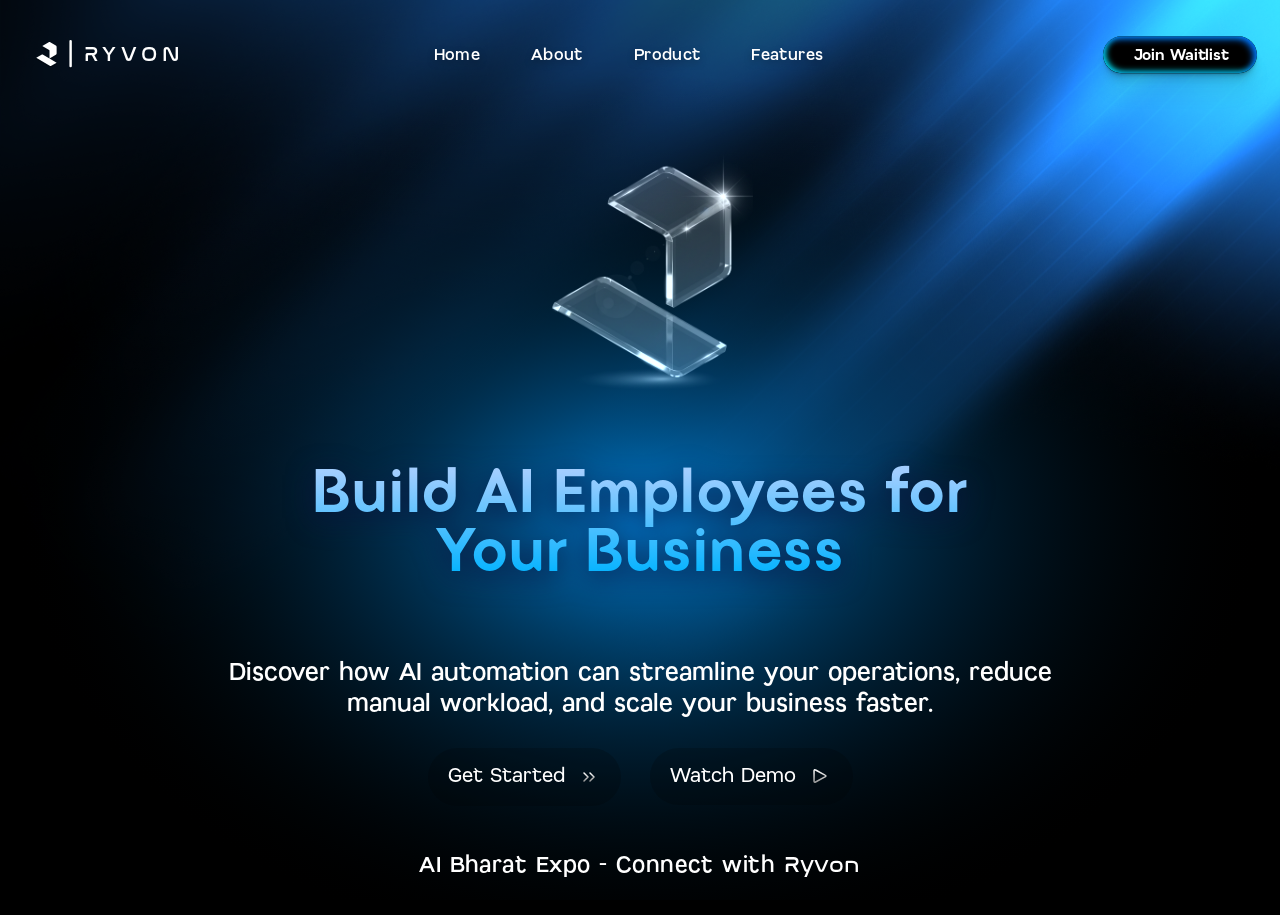
<file: Page 1/index.html>
<!DOCTYPE html>
<html lang="en">

<head>
  <meta charset="UTF-8" />
  <meta name="viewport" content="width=device-width, initial-scale=1.0" />
  <title>Ryvon – Build AI Employees for Your Business</title>
  <meta name="description"
    content="Discover how AI automation can streamline your operations, reduce manual workload, and scale your business faster with Ryvon." />
  <link rel="stylesheet" href="style.css?v=3" />
</head>

<body>

  <!-- ===== Background ===== -->
  <div class="bg-container">
    <img src="asset/Gradient Background %232.svg" alt="Background gradient" />
  </div>

  <!-- ===== Header / Navigation ===== -->
  <header class="header" data-node-id="1:52">
    <div class="logo" data-node-id="1:53">
      <img src="./asset/Union.svg" alt="Ryvon icon" class="logo-icon" />
      <img src="./asset/Line 257.svg" alt="" class="logo-separator" />
      <span class="logo-text">RYVON</span>
    </div>

    <nav>
      <ul class="nav-links" id="nav-links" data-node-id="1:60">
        <li data-node-id="1:61"><a href="#home">Home</a></li>
        <li data-node-id="1:62"><a href="#about">About</a></li>
        <li data-node-id="1:63"><a href="#product">Product</a></li>
        <li data-node-id="1:64"><a href="#features">Features</a></li>
        <li class="mobile-cta-item">
          <button class="btn-waitlist mobile-cta">
            <span class="btn-waitlist__label">Join Waitlist</span>
            <span class="btn-waitlist__glow"></span>
          </button>
        </li>
      </ul>
    </nav>

    <button class="btn-waitlist desktop-cta" data-node-id="1:65">
      <span class="btn-waitlist__label">Join Waitlist</span>
      <span class="btn-waitlist__glow"></span>
    </button>

    <button class="hamburger" id="hamburger" aria-label="Toggle navigation" aria-expanded="false">
      <span class="bar"></span>
      <span class="bar"></span>
      <span class="bar"></span>
    </button>
  </header>

  <!-- 3D Crystal Icon — outside hero for blend mode compositing -->
  <div class="hero-icon" data-node-id="1:68">
    <img src="./asset/hero-cube.png" alt="Ryvon AI icon" />
  </div>

  <!-- ===== Hero Section ===== -->
  <main class="hero" data-node-id="1:67">

    <!-- Spacer matching icon height for layout alignment -->
    <div class="hero-icon-spacer"></div>

    <!-- Heading -->
    <h1 class="hero-heading" data-node-id="1:69">Build AI Employees for<br />Your Business</h1>

    <!-- Subtitle -->
    <p class="hero-subtitle" data-node-id="1:70">Discover how AI automation can streamline your operations, reduce
      manual workload, and scale your business faster.</p>

    <!-- CTA Buttons -->
    <div class="hero-buttons" data-node-id="1:71">
      <a href="../Page2/index.html" class="btn-primary" data-node-id="1:72">
        <span data-node-id="1:73">Get Started</span>
        <span class="chevron" data-node-id="1:74">
          <img src="./asset/Chevron_Right_Duo.svg" alt="Chevron right" />
        </span>
      </a>
      <a href="#demo" class="btn-secondary" data-node-id="1:75">
        <span data-node-id="1:76">Watch Demo</span>
        <span class="play-icon" data-node-id="1:7">
          <img src="./asset/Play.svg" alt="Play" />
        </span>
      </a>
    </div>
  </main>

  <!-- ===== Footer ===== -->
  <footer>
    <p class="footer-text" data-node-id="1:51">
      AI Bharat Expo - Connect with&nbsp;<span class="brand">Ryvon</span>
    </p>
  </footer>

  <script src="script.js"></script>
</body>

</html>
</file>
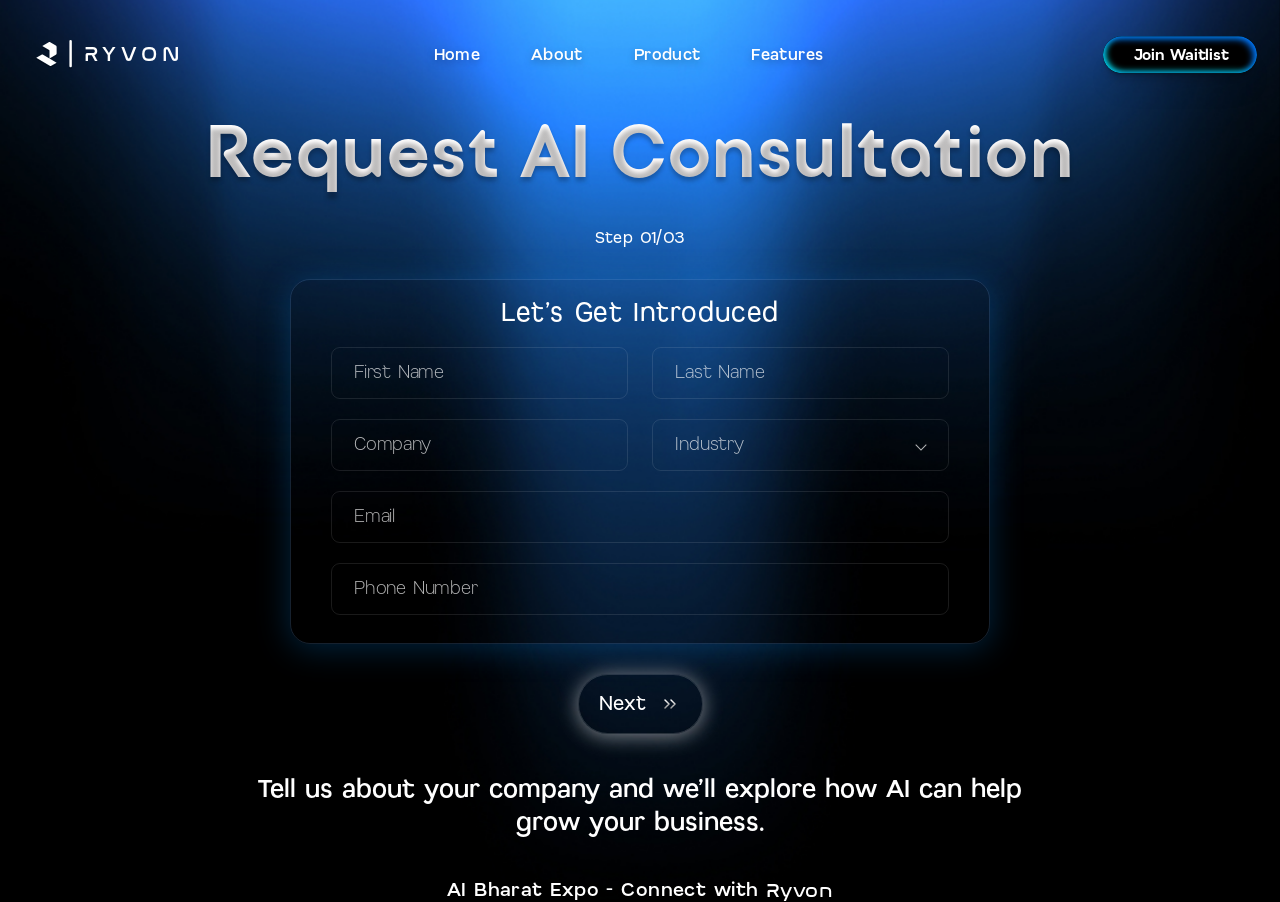
<file: Page 3/index.html>
<!DOCTYPE html>
<html lang="en">

<head>
  <meta charset="UTF-8" />
  <meta name="viewport" content="width=device-width, initial-scale=1.0" />
  <title>Ryvon – Request AI Consultation</title>
  <meta name="description"
    content="Step 1 of 3 — Let's get introduced. Fill in your details to request an AI consultation with Ryvon." />
  <link rel="stylesheet" href="style.css" />
</head>

<body>

  <!-- ===== Background ===== -->
  <div class="bg-container">
    <img src="asset/Welcome page 29.png" alt="Background gradient" />
  </div>

  <!-- ===== Header / Navigation ===== -->
  <header class="header" data-node-id="1:164">
    <div class="logo" data-node-id="1:165">
      <img src="./asset/Union.svg" alt="Ryvon icon" class="logo-icon" />
      <img src="./asset/Line 257.svg" alt="" class="logo-separator" />
      <span class="logo-text">RYVON</span>
    </div>

    <nav>
      <ul class="nav-links" id="nav-links" data-node-id="1:172">
        <li data-node-id="1:173"><a href="#home">Home</a></li>
        <li data-node-id="1:174"><a href="#about">About</a></li>
        <li data-node-id="1:175"><a href="#product">Product</a></li>
        <li data-node-id="1:176"><a href="#features">Features</a></li>
        <li class="mobile-cta-item">
          <button class="btn-waitlist mobile-cta">
            <span class="btn-waitlist__label">Join Waitlist</span>
            <span class="btn-waitlist__glow"></span>
          </button>
        </li>
      </ul>
    </nav>

    <button class="btn-waitlist desktop-cta" data-node-id="1:177">
      <span class="btn-waitlist__label">Join Waitlist</span>
      <span class="btn-waitlist__glow"></span>
    </button>


    <button class="hamburger" id="hamburger" aria-label="Toggle navigation" aria-expanded="false">
      <span class="bar"></span>
      <span class="bar"></span>
      <span class="bar"></span>
    </button>
  </header>

  <!-- ===== Main Content ===== -->
  <main class="main-content">

    <!-- Heading -->
    <h1 class="section-heading" data-node-id="1:138">Request AI Consultation</h1>

    <!-- Step Label -->
    <p class="step-label" data-node-id="1:139">Step 01/03</p>

    <!-- Form Card -->
    <div class="form-card" data-node-id="1:140">
      <p class="form-title" data-node-id="1:141">Let's Get Introduced</p>

      <div class="fields-group" data-node-id="1:142">
        <!-- Row 1: First + Last Name -->
        <div class="field-row two-col" data-node-id="1:143">
          <div class="input-field" data-node-id="1:144">
            <input type="text" placeholder="First Name" id="firstName" data-node-id="1:145" />
          </div>
          <div class="input-field" data-node-id="1:146">
            <input type="text" placeholder="Last Name" id="lastName" data-node-id="1:147" />
          </div>
        </div>

        <!-- Row 2: Company + Industry -->
        <div class="field-row two-col" data-node-id="1:148">
          <div class="input-field" data-node-id="1:149">
            <input type="text" placeholder="Company" id="company" data-node-id="1:150" />
          </div>
          <div class="input-field select-field" data-node-id="1:151">
            <select id="industry" data-node-id="1:152">
              <option value="" disabled selected>Industry</option>
              <option value="technology">Technology</option>
              <option value="healthcare">Healthcare</option>
              <option value="finance">Finance</option>
              <option value="education">Education</option>
              <option value="manufacturing">Manufacturing</option>
              <option value="retail">Retail</option>
              <option value="other">Other</option>
            </select>
          </div>
        </div>

        <!-- Row 3: Email -->
        <div class="field-row" data-node-id="1:154">
          <div class="input-field full-width">
            <input type="email" placeholder="Email" id="email" data-node-id="1:155" />
          </div>
        </div>

        <!-- Row 4: Phone -->
        <div class="field-row" data-node-id="1:156">
          <div class="input-field full-width">
            <input type="tel" placeholder="Phone Number" id="phone" data-node-id="1:157" />
          </div>
        </div>
      </div>
    </div>

    <!-- Next Button -->
    <a href="../Page 4/index.html" class="next-btn" data-node-id="1:158">
      <span data-node-id="1:160">Next</span>
      <span class="chevron" data-node-id="1:161">
        <img src="./asset/Chevron_Right_Duo.svg" alt="Chevron right" />
      </span>
    </a>

    <!-- Body text -->
    <p class="body-text" data-node-id="1:162">
      Tell us about your company and we'll explore how AI can help grow your business.
    </p>
  </main>

  <!-- ===== Footer ===== -->
  <footer>
    <p class="footer-text" data-node-id="1:163">
      AI Bharat Expo - Connect with&nbsp;<span class="brand">Ryvon</span>
    </p>
  </footer>

  <script src="script.js"></script>
</body>

</html>
</file>
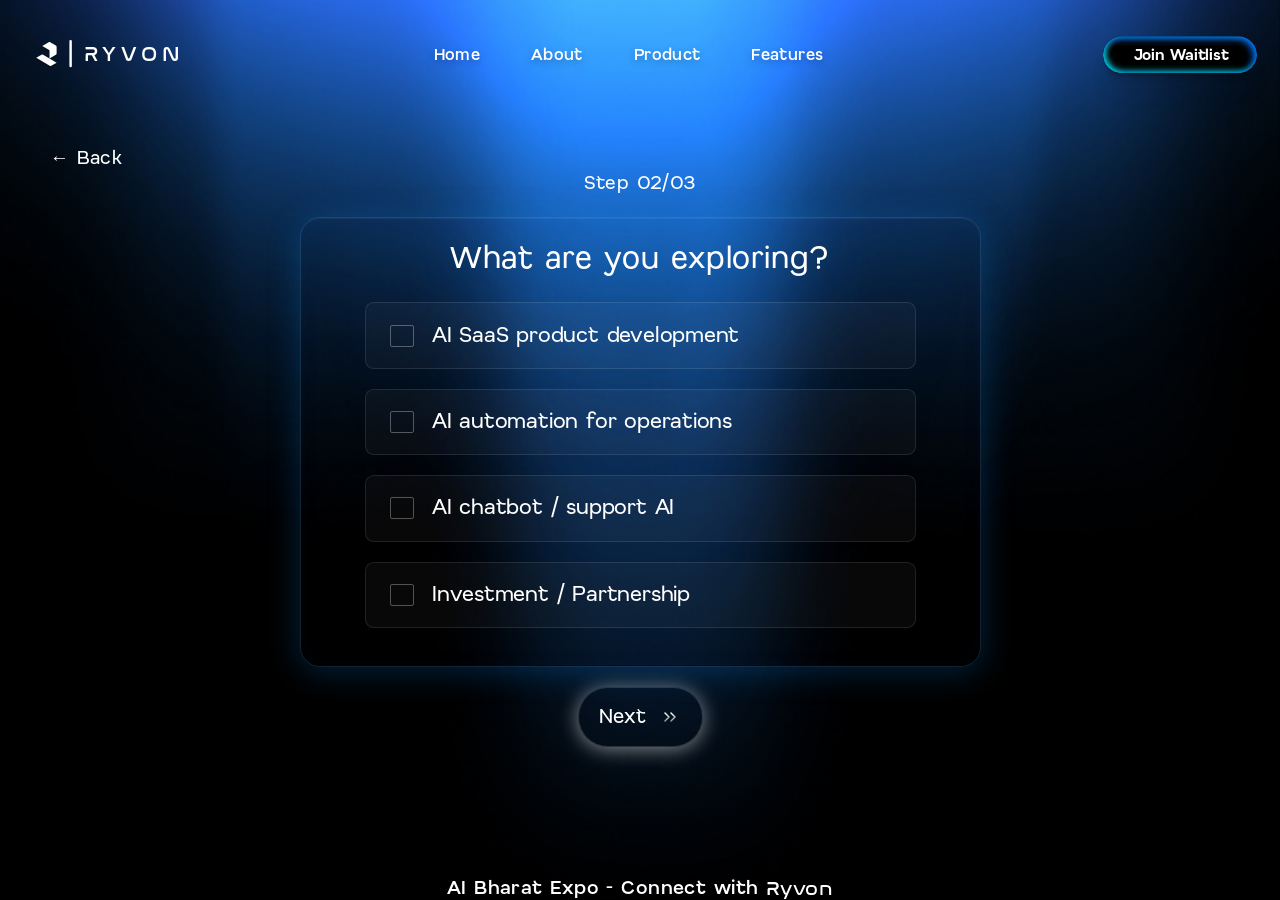
<file: Page 4/index.html>
<!DOCTYPE html>
<html lang="en">

<head>
  <meta charset="UTF-8" />
  <meta name="viewport" content="width=device-width, initial-scale=1.0" />
  <title>Ryvon – What Are You Exploring?</title>
  <meta name="description"
    content="Step 2 of 3 — Tell Ryvon what you're exploring: AI SaaS, automation, chatbots, or partnerships." />
  <link rel="stylesheet" href="style.css" />
</head>

<body>

  <!-- ===== Background ===== -->
  <div class="bg-container">
    <img src="asset/Welcome page 29.png" alt="Background gradient" />
  </div>

  <!-- ===== Header / Navigation ===== -->
  <header class="header" data-node-id="1:208">
    <div class="logo" data-node-id="1:209">
      <img src="./asset/Union.svg" alt="Ryvon icon" class="logo-icon" />
      <img src="./asset/Line 257.svg" alt="" class="logo-separator" />
      <span class="logo-text">RYVON</span>
    </div>

    <nav>
      <ul class="nav-links" id="nav-links" data-node-id="1:216">
        <li data-node-id="1:217"><a href="#home">Home</a></li>
        <li data-node-id="1:218"><a href="#about">About</a></li>
        <li data-node-id="1:219"><a href="#product">Product</a></li>
        <li data-node-id="1:220"><a href="#features">Features</a></li>
        <li class="mobile-cta-item">
          <button class="btn-waitlist mobile-cta">
            <span class="btn-waitlist__label">Join Waitlist</span>
            <span class="btn-waitlist__glow"></span>
          </button>
        </li>
      </ul>
    </nav>

    <button class="btn-waitlist desktop-cta" data-node-id="1:221">
      <span class="btn-waitlist__label">Join Waitlist</span>
      <span class="btn-waitlist__glow"></span>
    </button>


    <button class="hamburger" id="hamburger" aria-label="Toggle navigation" aria-expanded="false">
      <span class="bar"></span>
      <span class="bar"></span>
      <span class="bar"></span>
    </button>
  </header>

  <!-- ===== Back Button ===== -->
  <a href="../Page 3/index.html" class="back-btn" data-node-id="1:223">← back</a>

  <!-- ===== Main Content ===== -->
  <main class="main-content" data-node-id="1:186">

    <!-- Step Label -->
    <p class="step-label" data-node-id="1:187">Step 02/03</p>

    <!-- Form Card -->
    <div class="form-card" data-node-id="1:188">
      <p class="form-title" data-node-id="1:189">What are you exploring?</p>

      <!-- Option 1 -->
      <label class="option-row" data-node-id="1:191">
        <input type="checkbox" name="interest" value="ai-saas" />
        <span class="custom-checkbox"></span>
        <span class="option-label" data-node-id="1:193">AI SaaS product development</span>
      </label>

      <!-- Option 2 -->
      <label class="option-row" data-node-id="1:194">
        <input type="checkbox" name="interest" value="ai-automation" />
        <span class="custom-checkbox"></span>
        <span class="option-label" data-node-id="1:196">AI automation for operations</span>
      </label>

      <!-- Option 3 -->
      <label class="option-row" data-node-id="1:197">
        <input type="checkbox" name="interest" value="ai-chatbot" />
        <span class="custom-checkbox"></span>
        <span class="option-label" data-node-id="1:199">AI chatbot / support AI</span>
      </label>

      <!-- Option 4 -->
      <label class="option-row" data-node-id="1:200">
        <input type="checkbox" name="interest" value="investment" />
        <span class="custom-checkbox"></span>
        <span class="option-label" data-node-id="1:202">Investment / Partnership</span>
      </label>
    </div>

    <!-- Next Button -->
    <a href="../Page 5/index.html" class="next-btn" data-node-id="1:203">
      <span data-node-id="1:205">Next</span>
      <span class="chevron" data-node-id="1:206">
        <img src="./asset/Chevron_Right_Duo.svg" alt="Chevron right" />
      </span>
    </a>
  </main>

  <!-- ===== Footer ===== -->
  <footer>
    <p class="footer-text" data-node-id="1:207">
      AI Bharat Expo - Connect with&nbsp;<span class="brand">Ryvon</span>
    </p>
  </footer>

  <script src="script.js"></script>
</body>

</html>
</file>
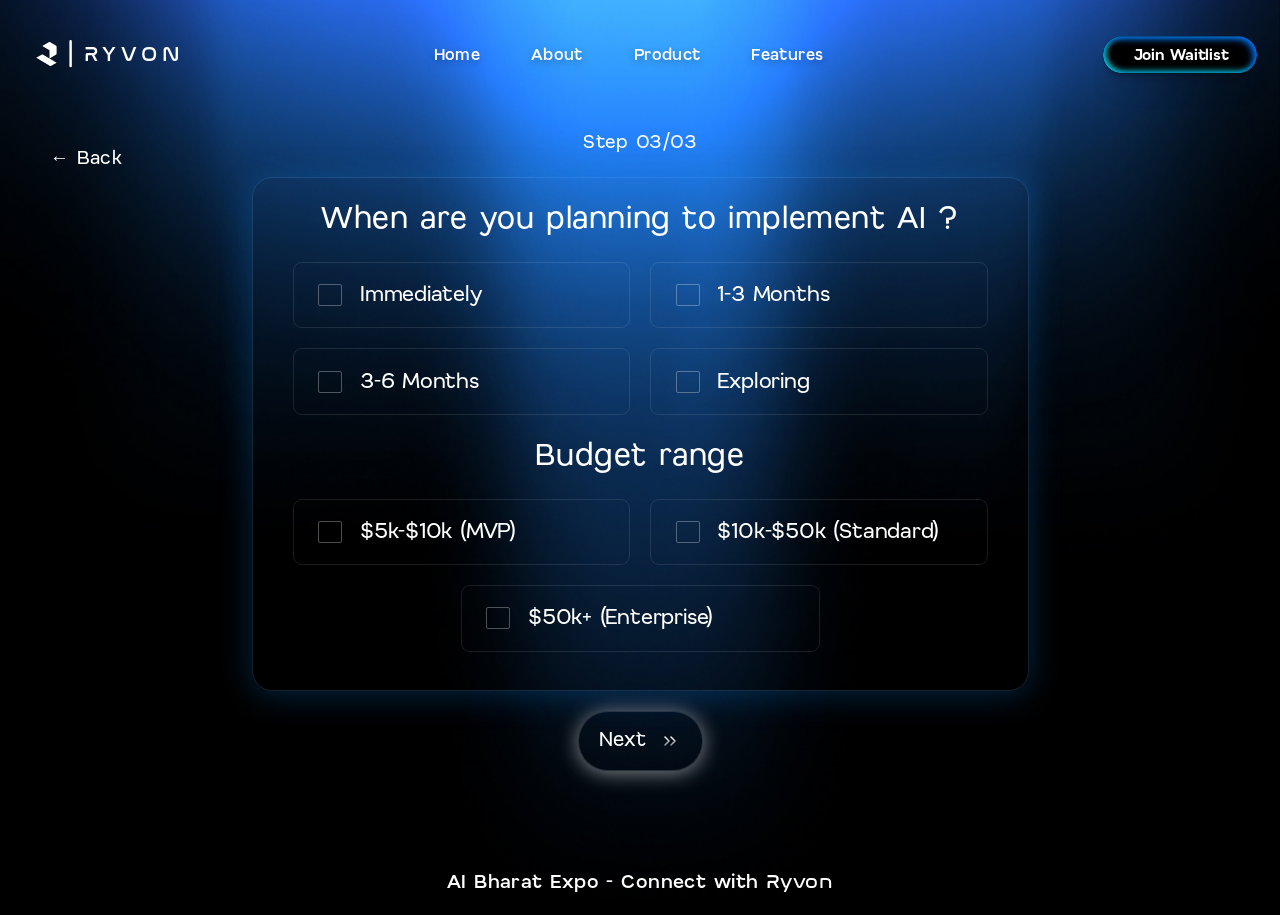
<file: Page 5/index.html>
<!DOCTYPE html>
<html lang="en">

<head>
  <meta charset="UTF-8" />
  <meta name="viewport" content="width=device-width, initial-scale=1.0" />
  <title>Ryvon – When Are You Planning to Implement AI?</title>
  <meta name="description" content="Step 3 of 3 — Tell Ryvon your timeline and budget for AI implementation." />
  <link rel="stylesheet" href="style.css?v=3" />
</head>

<body>

  <!-- ===== Background ===== -->
  <div class="bg-container">
    <img src="asset/Welcome page 29.png" alt="Background gradient" />
  </div>

  <!-- ===== Header / Navigation ===== -->
  <header class="header" data-node-id="1:255">
    <div class="logo" data-node-id="1:256">
      <img src="./asset/Union.svg" alt="Ryvon icon" class="logo-icon" />
      <img src="./asset/Line 257.svg" alt="" class="logo-separator" />
      <span class="logo-text">RYVON</span>
    </div>

    <nav>
      <ul class="nav-links" id="nav-links" data-node-id="1:263">
        <li data-node-id="1:264"><a href="#home">Home</a></li>
        <li data-node-id="1:265"><a href="#about">About</a></li>
        <li data-node-id="1:266"><a href="#product">Product</a></li>
        <li data-node-id="1:267"><a href="#features">Features</a></li>
        <li class="mobile-cta-item">
          <button class="btn-waitlist mobile-cta">
            <span class="btn-waitlist__label">Join Waitlist</span>
            <span class="btn-waitlist__glow"></span>
          </button>
        </li>
      </ul>
    </nav>

    <button class="btn-waitlist desktop-cta" data-node-id="1:268">
      <span class="btn-waitlist__label">Join Waitlist</span>
      <span class="btn-waitlist__glow"></span>
    </button>


    <button class="hamburger" id="hamburger" aria-label="Toggle navigation" aria-expanded="false">
      <span class="bar"></span>
      <span class="bar"></span>
      <span class="bar"></span>
    </button>
  </header>

  <!-- ===== Back Button ===== -->
  <a href="../Page 4/index.html" class="back-btn" data-node-id="1:270">← back</a>

  <!-- ===== Main Content ===== -->
  <main class="main-content" data-node-id="1:231">

    <!-- Step Label -->
    <p class="step-label" data-node-id="1:232">Step 03/03</p>

    <!-- Form Card -->
    <div class="form-card" data-node-id="1:233">

      <!-- Section 1: Timeline -->
      <p class="form-title" data-node-id="1:234">When are you planning to implement AI ?</p>

      <div class="options-grid" data-node-id="1:235">
        <!-- Row 1 -->
        <label class="option-row" data-node-id="1:237">
          <input type="checkbox" name="timeline" value="immediately" />
          <span class="custom-checkbox"></span>
          <span class="option-label" data-node-id="1:239">Immediately</span>
        </label>
        <label class="option-row" data-node-id="1:240">
          <input type="checkbox" name="timeline" value="1-3-months" />
          <span class="custom-checkbox"></span>
          <span class="option-label" data-node-id="1:242">1-3 Months</span>
        </label>
      </div>

      <div class="options-grid" data-node-id="1:243">
        <!-- Row 2 -->
        <label class="option-row" data-node-id="1:244">
          <input type="checkbox" name="timeline" value="3-6-months" />
          <span class="custom-checkbox"></span>
          <span class="option-label" data-node-id="1:246">3-6 Months</span>
        </label>
        <label class="option-row" data-node-id="1:247">
          <input type="checkbox" name="timeline" value="exploring" />
          <span class="custom-checkbox"></span>
          <span class="option-label" data-node-id="1:249">Exploring</span>
        </label>
      </div>

      <!-- Section 2: Budget -->
      <p class="form-title" data-node-id="1:387">Budget range</p>

      <div class="options-grid" data-node-id="1:388">
        <label class="option-row" data-node-id="1:390">
          <input type="checkbox" name="budget" value="5k-10k" />
          <span class="custom-checkbox"></span>
          <span class="option-label" data-node-id="1:392">$5k-$10k (MVP)</span>
        </label>
        <label class="option-row" data-node-id="1:393">
          <input type="checkbox" name="budget" value="10k-50k" />
          <span class="custom-checkbox"></span>
          <span class="option-label" data-node-id="1:405">$10k-$50k (Standard)</span>
        </label>
      </div>

      <div class="options-grid centered" data-node-id="1:396">
        <label class="option-row" data-node-id="1:400">
          <input type="checkbox" name="budget" value="50k-plus" />
          <span class="custom-checkbox"></span>
          <span class="option-label" data-node-id="1:403">$50k+ (Enterprise)</span>
        </label>
      </div>
    </div>

    <!-- Next Button -->
    <a href="../Page 6/index.html" class="next-btn" data-node-id="1:250">
      <span data-node-id="1:252">Next</span>
      <span class="chevron" data-node-id="1:253">
        <img src="./asset/Chevron_Right_Duo.svg" alt="Chevron right" />
      </span>
    </a>
  </main>

  <!-- ===== Footer ===== -->
  <footer>
    <p class="footer-text" data-node-id="1:254">
      AI Bharat Expo - Connect with&nbsp;<span class="brand">Ryvon</span>
    </p>
  </footer>

  <script src="script.js"></script>
</body>

</html>
</file>
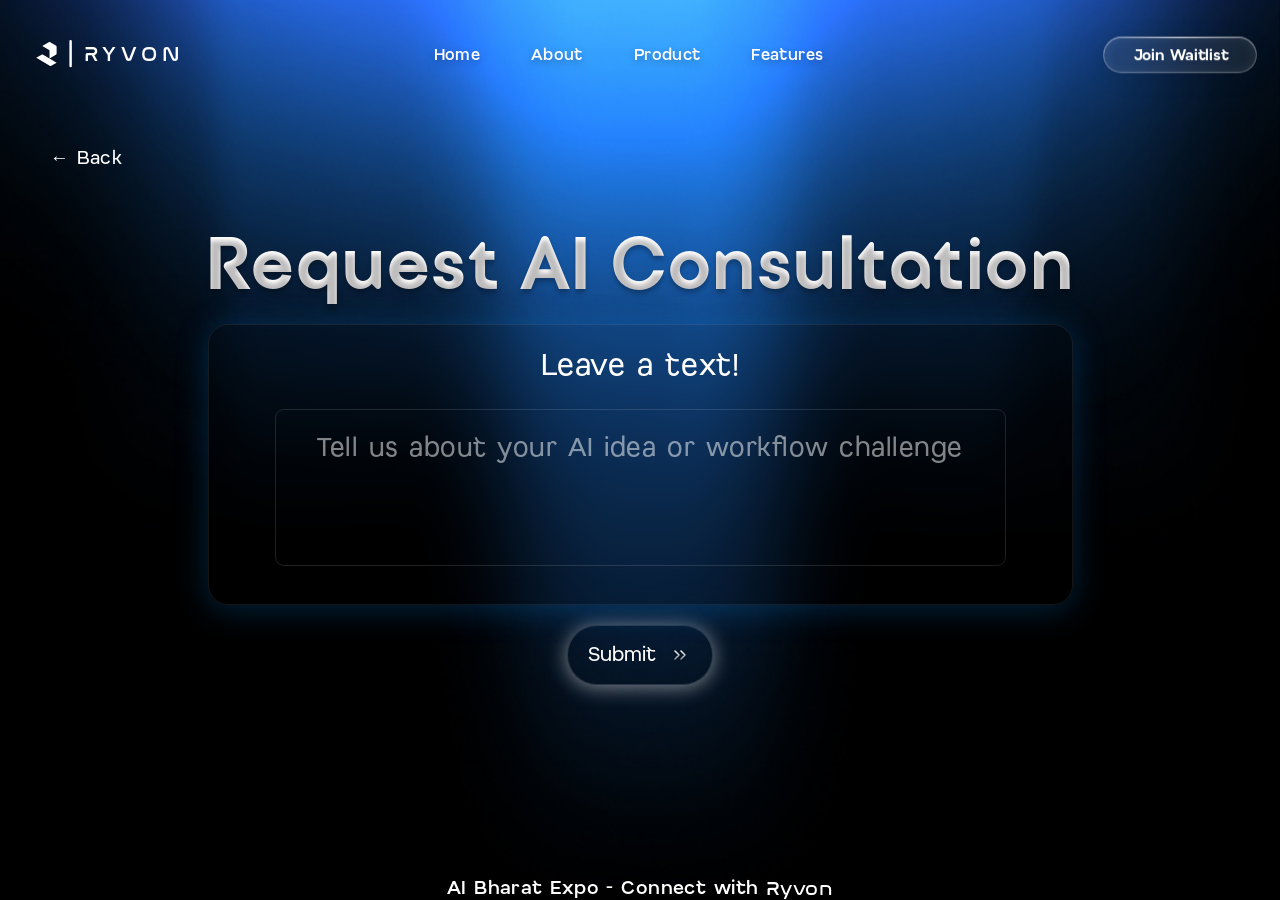
<file: Page 6/index.html>
<!DOCTYPE html>
<html lang="en">

<head>
  <meta charset="UTF-8" />
  <meta name="viewport" content="width=device-width, initial-scale=1.0" />
  <title>Ryvon – Request AI Consultation</title>
  <meta name="description" content="Request an AI consultation with Ryvon. Share your AI idea or workflow challenge." />
  <link rel="stylesheet" href="style.css" />
</head>

<body>

  <!-- ===== Background ===== -->
  <div class="bg-container">
    <img src="asset/Welcome page 29.png" alt="Background gradient" />
  </div>

  <!-- ===== Header / Navigation ===== -->
  <header class="header" data-node-id="1:290">
    <div class="logo" data-node-id="1:291">
      <img src="./asset/Union.svg" alt="Ryvon icon" class="logo-icon" />
      <img src="./asset/Line 257.svg" alt="" class="logo-separator" />
      <span class="logo-text">RYVON</span>
    </div>

    <nav>
      <ul class="nav-links" id="nav-links" data-node-id="1:298">
        <li data-node-id="1:299"><a href="#home">Home</a></li>
        <li data-node-id="1:300"><a href="#about">About</a></li>
        <li data-node-id="1:301"><a href="#product">Product</a></li>
        <li data-node-id="1:302"><a href="#features">Features</a></li>
        <li class="mobile-cta-item">
          <button class="btn-waitlist mobile-cta">
            <span class="btn-waitlist__label">Join Waitlist</span>
            <span class="btn-waitlist__glow"></span>
          </button>
        </li>
      </ul>
    </nav>

    <button class="btn-waitlist desktop-cta" data-node-id="1:303">
      <span class="btn-waitlist__label">Join Waitlist</span>
      <span class="btn-waitlist__glow"></span>
    </button>


    <button class="hamburger" id="hamburger" aria-label="Toggle navigation" aria-expanded="false">
      <span class="bar"></span>
      <span class="bar"></span>
      <span class="bar"></span>
    </button>
  </header>

  <!-- ===== Back Button ===== -->
  <a href="../Page 5/index.html" class="back-btn" data-node-id="1:305">← back</a>

  <!-- ===== Main Content ===== -->
  <main class="main-content" data-node-id="1:278">

    <!-- Heading -->
    <h1 class="section-heading" data-node-id="1:279">Request AI Consultation</h1>

    <!-- Form Card -->
    <div class="form-card" data-node-id="1:280">
      <p class="form-title" data-node-id="1:281">Leave a text!</p>

      <div class="textarea-wrapper" data-node-id="1:282">
        <textarea class="form-textarea" data-node-id="1:283"
          placeholder="Tell us about your AI idea or workflow challenge" rows="5"></textarea>
      </div>
    </div>

    <!-- Submit Button -->
    <a href="#" class="submit-btn" data-node-id="1:285">
      <span data-node-id="1:287">Submit</span>
      <span class="chevron" data-node-id="1:288">
        <img src="./asset/Chevron_Right_Duo.svg" alt="Chevron right" data-node-id="I1:288;852:13902" />
      </span>
    </a>
  </main>

  <!-- ===== Footer ===== -->
  <footer>
    <p class="footer-text" data-node-id="1:289">
      AI Bharat Expo - Connect with&nbsp;<span class="brand">Ryvon</span>
    </p>
  </footer>

  <script src="script.js"></script>
</body>

</html>
</file>
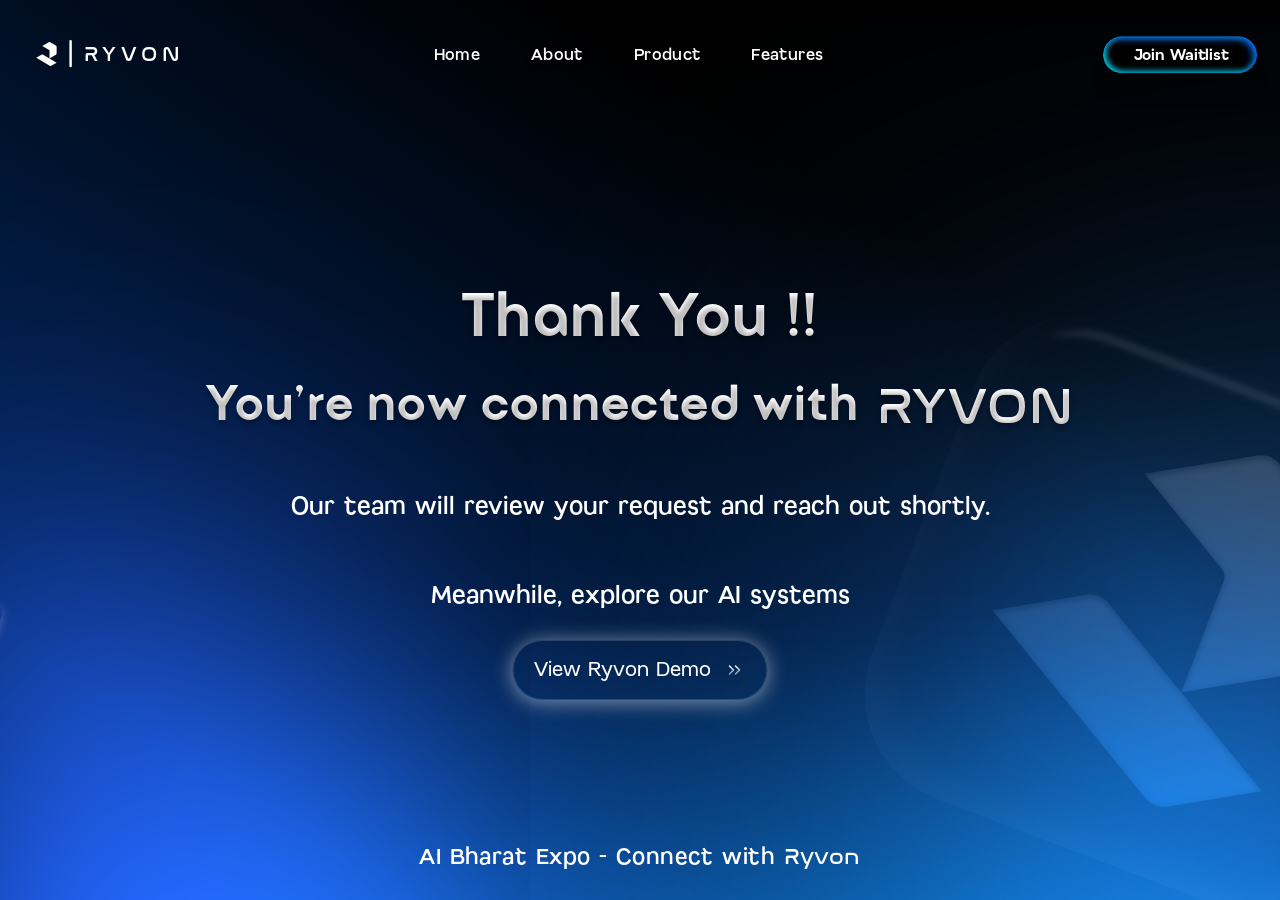
<file: Page 7/index.html>
<!DOCTYPE html>
<html lang="en">

<head>
  <meta charset="UTF-8" />
  <meta name="viewport" content="width=device-width, initial-scale=1.0" />
  <title>Ryvon – Thank You</title>
  <meta name="description" content="Thank you for connecting with Ryvon. Our team will review your request shortly." />
  <link rel="stylesheet" href="style.css?v=1" />
</head>

<body>

  <!-- ===== Background ===== -->
  <div class="bg-container">
    <img src="asset/Top Container.svg" alt="Background gradient" />
  </div>

  <!-- ===== Header / Navigation ===== -->
  <header class="header" data-node-id="1:325">
    <div class="logo" data-node-id="1:326">
      <img src="./asset/Union.svg" alt="Ryvon icon" class="logo-icon" />
      <img src="./asset/Line 257.svg" alt="" class="logo-separator" />
      <span class="logo-text">RYVON</span>
    </div>

    <nav>
      <ul class="nav-links" id="nav-links" data-node-id="1:333">
        <li data-node-id="1:334"><a href="#home">Home</a></li>
        <li data-node-id="1:335"><a href="#about">About</a></li>
        <li data-node-id="1:336"><a href="#product">Product</a></li>
        <li data-node-id="1:337"><a href="#features">Features</a></li>
        <li class="mobile-cta-item">
          <button class="btn-waitlist mobile-cta">
            <span class="btn-waitlist__label">Join Waitlist</span>
            <span class="btn-waitlist__glow"></span>
          </button>
        </li>
      </ul>
    </nav>

    <button class="btn-waitlist desktop-cta" data-node-id="1:338">
      <span class="btn-waitlist__label">Join Waitlist</span>
      <span class="btn-waitlist__glow"></span>
    </button>

    <button class="hamburger" id="hamburger" aria-label="Toggle navigation" aria-expanded="false">
      <span class="bar"></span>
      <span class="bar"></span>
      <span class="bar"></span>
    </button>
  </header>

  <!-- ===== Main Content ===== -->
  <main class="main-content" data-node-id="1:340">

    <!-- Headings -->
    <div class="headings-group" data-node-id="1:341">
      <h1 class="heading-thankyou" data-node-id="1:342">Thank You !!</h1>
      <h2 class="heading-connected" data-node-id="1:343">
        You're now connected with&nbsp;<span class="brand-name">RYVON</span>
      </h2>
    </div>

    <!-- Body text -->
    <p class="body-text" data-node-id="1:344">
      Our team will review your request and reach out shortly.
    </p>

  </main>

  <!-- ===== Explore Section ===== -->
  <div class="explore-section" data-node-id="1:345">
    <p class="explore-label" data-node-id="1:346">Meanwhile, explore our AI systems</p>

    <a href="#" class="demo-btn" data-node-id="1:347">
      <span data-node-id="1:349">View Ryvon Demo</span>
      <span class="chevron" data-node-id="1:350">
        <img src="./asset/Chevron_Right_Duo.svg" alt="Chevron right" />
      </span>
    </a>
  </div>

  <!-- ===== Footer ===== -->
  <footer>
    <p class="footer-text" data-node-id="1:324">
      AI Bharat Expo - Connect with&nbsp;<span class="brand">Ryvon</span>
    </p>
  </footer>

  <script src="script.js"></script>
</body>

</html>
</file>
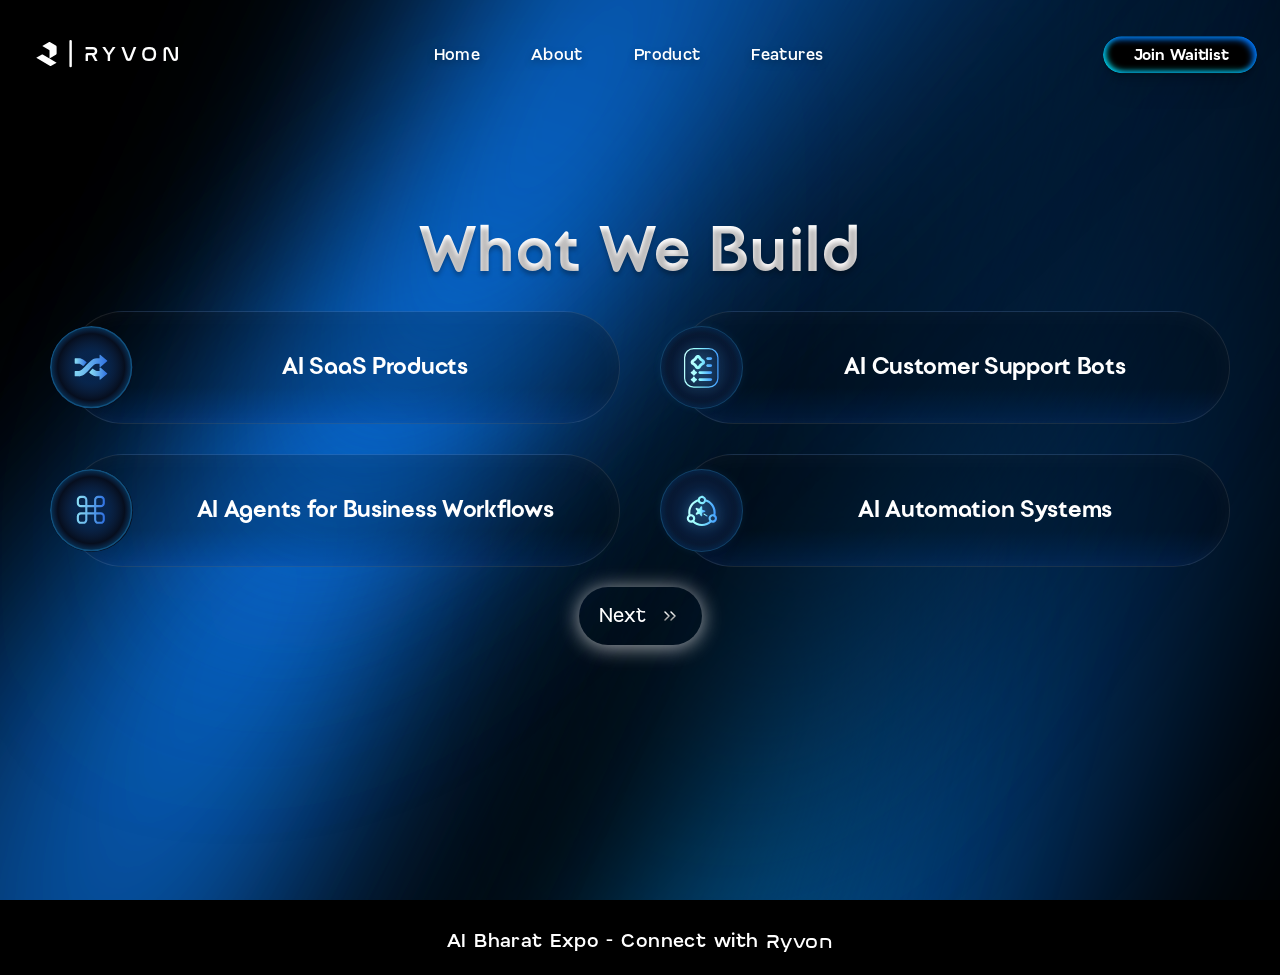
<file: Page2/index.html>
<!DOCTYPE html>
<html lang="en">

<head>
  <meta charset="UTF-8" />
  <meta name="viewport" content="width=device-width, initial-scale=1.0" />
  <title>Ryvon – What We Build | AI Solutions</title>
  <meta name="description"
    content="Ryvon builds cutting-edge AI SaaS Products, Customer Support Bots, Business Workflow Agents, and Automation Systems." />
  <link rel="stylesheet" href="style.css" />
</head>

<body>

  <!-- ===== Background ===== -->
  <div class="bg-container">
    <img src="asset/Gradient V32.svg" alt="Background gradient" data-node-id="1:78" />
  </div>

  <!-- ===== Header / Navigation ===== -->
  <header class="header" data-node-id="1:84">
    <div class="logo" data-node-id="1:85">
      <img src="./asset/Union.svg" alt="Ryvon icon" class="logo-icon" />
      <img src="./asset/Line 257.svg" alt="" class="logo-separator" />
      <span class="logo-text">RYVON</span>
    </div>

    <nav>
      <ul class="nav-links" id="nav-links" data-node-id="1:92">
        <li data-node-id="1:93"><a href="#home">Home</a></li>
        <li data-node-id="1:94"><a href="#about">About</a></li>
        <li data-node-id="1:95"><a href="#product">Product</a></li>
        <li data-node-id="1:96"><a href="#features">Features</a></li>
        <li class="mobile-cta-item">
          <button class="btn-waitlist mobile-cta">
            <span class="btn-waitlist__label">Join Waitlist</span>
            <span class="btn-waitlist__glow"></span>
          </button>
        </li>
      </ul>
    </nav>

    <button class="btn-waitlist desktop-cta" data-node-id="1:97">
      <span class="btn-waitlist__label">Join Waitlist</span>
      <span class="btn-waitlist__glow"></span>
    </button>

    <button class="hamburger" id="hamburger" aria-label="Toggle navigation" aria-expanded="false">
      <span class="bar"></span>
      <span class="bar"></span>
      <span class="bar"></span>
    </button>
  </header>

  <!-- ===== Main Content ===== -->
  <main class="main-content" data-node-id="1:99">

    <!-- Heading -->
    <h1 class="section-heading" data-node-id="1:100">What We Build</h1>

    <!-- Service Cards -->
    <div class="cards-container" data-node-id="1:101">

      <!-- Row 1 -->
      <div class="cards-row">

        <!-- Card: AI SaaS Products -->
        <div class="service-card">
          <div class="card-icon has-svg-circle">
            <img src="./asset/Feature Card Icon2.svg" alt="AI SaaS Products icon" />
          </div>
          <p class="card-label">AI SaaS Products</p>
        </div>

        <!-- Card: AI Customer Support Bots -->
        <div class="service-card">
          <div class="card-icon">
            <img src="./asset/Component 52.svg" alt="AI Customer Support Bots icon" />
          </div>
          <p class="card-label">AI Customer Support Bots</p>
        </div>
      </div>

      <!-- Row 2 -->
      <div class="cards-row">

        <!-- Card: AI Agents for Business Workflows -->
        <div class="service-card">
          <div class="card-icon has-svg-circle">
            <img src="./asset/Feature Card Icon.svg" alt="AI Agents icon" />
          </div>
          <p class="card-label">AI Agents for Business Workflows</p>
        </div>

        <!-- Card: AI Automation Systems -->
        <div class="service-card">
          <div class="card-icon">
            <img src="./asset/share-8535816.svg" alt="AI Automation icon" />
          </div>
          <p class="card-label">AI Automation Systems</p>
        </div>
      </div>
    </div>

    <!-- Next Button -->
    <a href="../Page 3/index.html" class="next-btn" data-node-id="1:127">
      <span data-node-id="1:129">Next</span>
      <span class="chevron" data-node-id="1:130">
        <img src="./asset/Chevron_Right_Duo.svg" alt="Chevron right" />
      </span>
    </a>
  </main>

  <!-- ===== Footer ===== -->
  <footer>
    <div class="footer-text" data-node-id="1:83">
      AI Bharat Expo - Connect with&nbsp;<span class="brand">Ryvon</span>
    </div>
  </footer>

  <!-- ===== Script ===== -->
  <script src="script.js"></script>
</body>

</html>
</file>
<file: Page 1/style.css>
/* ===== Font Faces ===== */
@font-face {
  font-family: 'Gate';
  src: url('./asset/gate-corporate-logo-font-2024-09-30-18-16-27-utc/gate-corporate-logo-font-2024-09-30-18-16-27-utc/Gate-Regular/Gate-Regular.woff2') format('woff2'),
    url('./asset/gate-corporate-logo-font-2024-09-30-18-16-27-utc/gate-corporate-logo-font-2024-09-30-18-16-27-utc/Gate-Regular/Gate-Regular.woff') format('woff'),
    url('./asset/gate-corporate-logo-font-2024-09-30-18-16-27-utc/gate-corporate-logo-font-2024-09-30-18-16-27-utc/Gate-Regular/Gate-Regular.ttf') format('truetype');
  font-weight: 400;
  font-style: normal;
  font-display: swap;
}

@font-face {
  font-family: 'Nasalization';
  src: url('./asset/Nasalization Rg.otf') format('opentype');
  font-weight: 400;
  font-style: normal;
  font-display: swap;
}

/* Motive font family */
@font-face {
  font-family: 'Motive';
  src: url('./asset/motive-unique-logo-branding-font-family-2025-08-01-15-25-09-utc/motive-unique-logo-branding-font-family-2025-08-01-15-25-09-utc/Motive-Regular/Motive-Regular.woff2') format('woff2'),
    url('./asset/motive-unique-logo-branding-font-family-2025-08-01-15-25-09-utc/motive-unique-logo-branding-font-family-2025-08-01-15-25-09-utc/Motive-Regular/Motive-Regular.woff') format('woff'),
    url('./asset/motive-unique-logo-branding-font-family-2025-08-01-15-25-09-utc/motive-unique-logo-branding-font-family-2025-08-01-15-25-09-utc/Motive-Regular/Motive-Regular.ttf') format('truetype');
  font-weight: 400;
  font-style: normal;
  font-display: swap;
}

@font-face {
  font-family: 'Motive';
  src: url('./asset/motive-unique-logo-branding-font-family-2025-08-01-15-25-09-utc/motive-unique-logo-branding-font-family-2025-08-01-15-25-09-utc/Motive-Medium/Motive-Medium.woff2') format('woff2'),
    url('./asset/motive-unique-logo-branding-font-family-2025-08-01-15-25-09-utc/motive-unique-logo-branding-font-family-2025-08-01-15-25-09-utc/Motive-Medium/Motive-Medium.woff') format('woff'),
    url('./asset/motive-unique-logo-branding-font-family-2025-08-01-15-25-09-utc/motive-unique-logo-branding-font-family-2025-08-01-15-25-09-utc/Motive-Medium/Motive-Medium.ttf') format('truetype');
  font-weight: 500;
  font-style: normal;
  font-display: swap;
}

@font-face {
  font-family: 'Motive';
  src: url('./asset/motive-unique-logo-branding-font-family-2025-08-01-15-25-09-utc/motive-unique-logo-branding-font-family-2025-08-01-15-25-09-utc/Motive-SemiBold/Motive-SemiBold.woff2') format('woff2'),
    url('./asset/motive-unique-logo-branding-font-family-2025-08-01-15-25-09-utc/motive-unique-logo-branding-font-family-2025-08-01-15-25-09-utc/Motive-SemiBold/Motive-SemiBold.woff') format('woff'),
    url('./asset/motive-unique-logo-branding-font-family-2025-08-01-15-25-09-utc/motive-unique-logo-branding-font-family-2025-08-01-15-25-09-utc/Motive-SemiBold/Motive-SemiBold.ttf') format('truetype');
  font-weight: 600;
  font-style: normal;
  font-display: swap;
}

@font-face {
  font-family: 'Motive';
  src: url('./asset/motive-unique-logo-branding-font-family-2025-08-01-15-25-09-utc/motive-unique-logo-branding-font-family-2025-08-01-15-25-09-utc/Motive-Bold/Motive-Bold.woff2') format('woff2'),
    url('./asset/motive-unique-logo-branding-font-family-2025-08-01-15-25-09-utc/motive-unique-logo-branding-font-family-2025-08-01-15-25-09-utc/Motive-Bold/Motive-Bold.woff') format('woff'),
    url('./asset/motive-unique-logo-branding-font-family-2025-08-01-15-25-09-utc/motive-unique-logo-branding-font-family-2025-08-01-15-25-09-utc/Motive-Bold/Motive-Bold.ttf') format('truetype');
  font-weight: 700;
  font-style: normal;
  font-display: swap;
}

/* ===== Reset & Base ===== */
*,
*::before,
*::after {
  margin: 0;
  padding: 0;
  box-sizing: border-box;
}

html {
  scroll-behavior: smooth;
}

body {
  font-family: 'Motive', sans-serif;
  background: #000;
  color: #fff;
  overflow-x: hidden;
  height: 100vh;
  overflow-y: hidden;
}

/* ===== Background ===== */
.bg-container {
  position: absolute;
  top: 0;
  left: 0;
  width: 100%;
  height: 100%;
  z-index: -1;
}

.bg-container img {
  width: 100%;
  height: 100%;
  object-fit: cover;
}

/* ===== Header / Navigation ===== */
.header {
  position: relative;
  z-index: 10;
  display: flex;
  align-items: center;
  justify-content: space-between;
  width: 100%;
  height: 94px;
  padding: 0 50px;
  margin-top: 15px;
}

/* Logo */
.logo {
  display: flex;
  align-items: center;
  gap: 10px;
  flex-shrink: 0;
}

.logo-icon {
  height: 27px;
  width: auto;
  display: block;
}

.logo-separator {
  height: 30px;
  width: auto;
  display: block;
}

.logo-text {
  font-family: 'Nasalization', 'Motive', sans-serif;
  font-weight: 400;
  font-size: 22px;
  color: #fff;
  letter-spacing: 6px;
  text-transform: uppercase;
  line-height: 1;
}

/* Nav links */
nav {
  position: absolute;
  left: 50%;
  transform: translateX(calc(-50% - 11.55px));
}

.nav-links {
  display: flex;
  align-items: center;
  gap: 50px;
  list-style: none;
  filter: drop-shadow(0px 3.6px 3.6px rgba(0, 0, 0, 0.25));
}

.nav-links li {
  display: flex;
  align-items: center;
  justify-content: center;
}

.nav-links li a {
  font-family: 'Motive', sans-serif;
  font-weight: 500;
  font-size: 18px;
  color: #fff;
  text-decoration: none;
  letter-spacing: 0.36px;
  text-align: center;
  transition: opacity 0.25s ease;
  display: flex;
  align-items: center;
  justify-content: center;
  height: 59px;
  padding: 0 8px;
}

.nav-links li a:hover {
  opacity: 0.75;
}

/* CTA Button — Waitlist */
.btn-waitlist {
  position: absolute;
  right: 23.25px;
  top: calc(50% - 0.03px);
  transform: translateY(-50%);
  height: 37.5px;
  width: 154px;
  background: #000;
  border: none;
  border-radius: 38.242px;
  cursor: pointer;
  overflow: hidden;
  box-shadow:
    0px 0.661px 0.661px -0.598px rgba(0, 0, 0, 0.18),
    0px 1.801px 1.801px -1.195px rgba(0, 0, 0, 0.18),
    0px 3.953px 3.953px -1.793px rgba(0, 0, 0, 0.17),
    0px 8.776px 8.776px -2.39px rgba(0, 0, 0, 0.14),
    0px 22.308px 22.308px -2.988px rgba(0, 0, 0, 0.06);
}

.btn-waitlist__label {
  position: absolute;
  left: calc(50% + 1.25px);
  top: 50%;
  transform: translate(-50%, -50%);
  width: 106.25px;
  height: 15px;
  display: flex;
  flex-direction: column;
  justify-content: center;
  font-family: 'Motive', sans-serif;
  font-weight: 600;
  font-size: 15.137px;
  color: #fff;
  text-align: center;
  letter-spacing: -0.2549px;
  line-height: 15.297px;
  white-space: nowrap;
}

.btn-waitlist__glow {
  position: absolute;
  inset: 0;
  border-radius: inherit;
  box-shadow:
    inset -3.187px 2.39px 7.17px 0px #0175ff,
    inset 2.39px -1.593px 6.374px 0px #0ef;
  pointer-events: none;
  background: linear-gradient(to top, rgba(1, 117, 255, 0) 0%, rgba(1, 117, 255, 0) 100%);
  transition: box-shadow 0.3s ease, background 0.3s ease;
}

.btn-waitlist:hover .btn-waitlist__glow {
  box-shadow:
    inset -3.187px 2.39px 7.17px 0px #0175ff,
    inset 2.39px -1.593px 6.374px 0px #0ef,
    inset 0px -4px 10px 0px rgba(0, 238, 255, 0.9),
    0px 6px 20px 0px rgba(0, 238, 255, 0.4);
  background: linear-gradient(to top, rgba(0, 238, 255, 0.18) 0%, transparent 25%);
}

/* ===== Hero Section ===== */
.hero {
  position: relative;
  z-index: 2;
  display: flex;
  flex-direction: column;
  align-items: center;
  justify-content: center;
  gap: 10px;
  width: 100%;
  height: calc(100vh - 94px - 66px);
  padding: 0 75px;
}

/* 3D Crystal Icon — positioned on body for correct blend-mode compositing */
.hero-icon {
  position: absolute;
  left: 50%;
  transform: translateX(-50%);
  /* header=94+15=109px top, hero centers in remaining space;
     hero center ≈ 109 + (100vh-109-66)/2 = 109 + half-remaining
     total content height: 256+10+226+10+86+10+57 ≈ 655px
     icon should sit at: heroCenter - 655/2 */
  top: calc(50vh + 21.5px - 327.5px);
  width: 226px;
  height: 256px;
  flex-shrink: 0;
  border-radius: 0 0 70px 0;
  overflow: hidden;
  mix-blend-mode: plus-lighter;
  z-index: 3;
  pointer-events: none;
}

/* Invisible spacer inside hero flex to reserve icon space */
.hero-icon-spacer {
  width: 226px;
  height: 256px;
  flex-shrink: 0;
}

.hero-icon img {
  display: block;
  width: 100%;
  height: 100%;
  object-fit: cover;
  border-radius: 0 0 70px 0;
  pointer-events: none;
}

/* Hero Heading */
.hero-heading {
  width: 881px;
  max-width: 100%;
  height: 226px;
  flex-shrink: 0;
  display: flex;
  flex-direction: column;
  justify-content: center;
  font-family: 'Gate', sans-serif;
  font-weight: 400;
  font-size: 75px;
  text-align: center;
  letter-spacing: 1.5px;
  line-height: normal;
  background: url('asset/headline-gradient.png') center / cover no-repeat;
  -webkit-background-clip: text;
  background-clip: text;
  -webkit-text-fill-color: transparent;
  color: transparent;
  filter: drop-shadow(0px 6px 13.7px #0A1440);
}

/* Hero Subtitle */
.hero-subtitle {
  font-family: 'Motive', sans-serif;
  font-weight: 500;
  font-size: 28px;
  text-align: center;
  color: #fff;
  line-height: 126.5%;
  width: 1031px;
  max-width: 100%;
  height: 86px;
  display: flex;
  align-items: center;
  justify-content: center;
}

/* Hero CTA Buttons */
.hero-buttons {
  display: flex;
  gap: 29px;
  align-items: flex-start;
  margin-top: 5px;
}

.btn-primary,
.btn-secondary {
  display: inline-flex;
  align-items: center;
  gap: 12px;
  padding: 17px 20px;
  border-radius: 100px;
  background: rgba(0, 0, 0, 0.2);
  color: #fff;
  font-family: 'Motive', sans-serif;
  font-weight: 400;
  font-size: 20px;
  text-decoration: none;
  cursor: pointer;
  border: none;
  white-space: nowrap;
  transition: transform 0.25s ease, background 0.25s ease, box-shadow 0.25s ease;
}

.btn-primary:hover,
.btn-secondary:hover {
  transform: translateY(-2px);
  background: rgba(0, 0, 0, 0.35);
  box-shadow: 0px 4px 28px 0px rgba(255, 255, 255, 0.15);
}

.btn-secondary {
  width: 203px;
  height: 57px;
  padding: 0 20px;
}

/* Chevron icon */
.btn-primary .chevron {
  display: flex;
  align-items: center;
  justify-content: center;
  width: 24px;
  height: 24px;
  overflow: hidden;
}

.btn-primary .chevron img {
  width: 100%;
  height: 100%;
  object-fit: contain;
  display: block;
}

/* Play icon */
.btn-secondary .play-icon {
  display: flex;
  align-items: center;
  justify-content: center;
  width: 24px;
  height: 24px;
  overflow: hidden;
}

.btn-secondary .play-icon img {
  width: 100%;
  height: 100%;
  object-fit: contain;
  display: block;
}

/* ===== Footer ===== */
footer {
  position: fixed;
  bottom: 22px;
  left: 50%;
  transform: translateX(-50%);
  z-index: 10;
}

.footer-text {
  font-family: 'Motive', sans-serif;
  font-weight: 500;
  font-size: 22px;
  color: #fff;
  text-align: center;
  letter-spacing: 0.44px;
  white-space: nowrap;
}

.footer-text .brand {
  font-family: 'Nasalization', 'Motive', sans-serif;
  font-weight: 400;
}

/* ===== Hamburger Button (hidden on desktop) ===== */
.hamburger {
  display: none;
  flex-direction: column;
  justify-content: center;
  align-items: center;
  gap: 5px;
  width: 40px;
  height: 40px;
  background: none;
  border: none;
  cursor: pointer;
  z-index: 1001;
  padding: 4px;
  flex-shrink: 0;
}

.hamburger .bar {
  display: block;
  width: 24px;
  height: 2.5px;
  background: #fff;
  border-radius: 2px;
  transition: transform 0.35s ease, opacity 0.25s ease;
}

/* Animated X when open */
.header.nav-open .hamburger .bar:nth-child(1) {
  transform: translateY(7.5px) rotate(45deg);
}

.header.nav-open .hamburger .bar:nth-child(2) {
  opacity: 0;
}

.header.nav-open .hamburger .bar:nth-child(3) {
  transform: translateY(-7.5px) rotate(-45deg);
}

/* Mobile CTA in nav — hidden on desktop by default */
.mobile-cta-item {
  display: none !important;
}

/* ===== Responsive ===== */

/* ----- Laptop / Small Desktop (≤ 1439px) ----- */
@media (max-width: 1439px) {
  .header {
    padding: 0 35px;
    height: 80px;
  }

  .nav-links {
    gap: 35px;
  }

  .nav-links li a {
    font-size: 16px;
    height: 50px;
  }

  .logo-text {
    font-size: 20px;
    letter-spacing: 5px;
  }

  .hero {
    height: calc(100vh - 80px - 60px);
    padding: 0 50px;
  }

  .hero-heading {
    font-size: 62px;
  }

  .hero-subtitle {
    font-size: 24px;
    width: 900px;
  }
}

/* ----- Tablet (≤ 1023px) ----- */
@media (max-width: 1023px) {

  /* Show hamburger, hide desktop nav & CTA */
  .hamburger {
    display: flex;
  }

  .desktop-cta {
    display: none;
  }

  nav {
    position: fixed;
    top: 0;
    left: 0;
    width: 100%;
    height: 100vh;
    background: rgba(0, 0, 0, 0.97);
    backdrop-filter: blur(20px);
    -webkit-backdrop-filter: blur(20px);
    display: flex;
    align-items: center;
    justify-content: center;
    z-index: 1000;
    opacity: 0;
    visibility: hidden;
    pointer-events: none;
    transition: opacity 0.35s ease, visibility 0.35s ease;
    transform: none;
  }

  .header.nav-open {
    z-index: 9999;
  }

  .header.nav-open nav {
    opacity: 1;
    visibility: visible;
    pointer-events: auto;
  }

  .nav-links {
    flex-direction: column;
    align-items: center;
    gap: 0;
    filter: none;
  }

  .nav-links li a {
    font-size: 22px;
    height: auto;
    padding: 18px 30px;
    display: block;
    text-align: center;
  }

  .mobile-cta-item {
    display: flex !important;
    margin-top: 20px;
  }

  .mobile-cta-item .mobile-cta {
    padding: 12px 32px;
    font-size: 16px;
  }

  .header {
    padding: 0 25px;
    height: 70px;
  }

  .logo-text {
    font-size: 18px;
    letter-spacing: 4px;
  }

  .logo-icon {
    height: 22px;
  }

  .logo-separator {
    height: 25px;
  }

  .hero {
    height: calc(100vh - 70px - 55px);
    padding: 0 35px;
    gap: 8px;
  }

  .hero-icon {
    width: 180px;
    height: 204px;
  }

  .hero-heading {
    font-size: 48px;
  }

  .hero-subtitle {
    font-size: 20px;
    width: 100%;
    height: auto;
    line-height: 140%;
  }

  .btn-primary,
  .btn-secondary {
    font-size: 18px;
    padding: 14px 18px;
    gap: 10px;
  }

  .btn-secondary {
    width: auto;
    height: auto;
    padding: 14px 18px;
  }

  .footer-text {
    font-size: 18px;
  }

  footer {
    bottom: 16px;
  }
}

/* ----- Large Phone / Fold Phone open (≤ 768px) ----- */
@media (max-width: 768px) {
  .header {
    padding: 0 20px;
    height: 60px;
    margin-top: 8px;
  }

  .logo-text {
    font-size: 16px;
    letter-spacing: 3px;
  }

  .logo-icon {
    height: 20px;
  }

  .logo-separator {
    height: 22px;
  }

  .hero {
    padding: 0 20px;
    height: auto;
    min-height: calc(100vh - 60px - 50px);
    justify-content: center;
    gap: 8px;
  }

  body {
    overflow-y: auto;
    height: auto;
    min-height: 100vh;
  }

  .hero-icon {
    width: 150px;
    height: 170px;
  }

  .hero-heading {
    font-size: 38px;
    width: 100%;
    letter-spacing: 1px;
  }

  .hero-subtitle {
    font-size: 17px;
    width: 100%;
    height: auto;
    line-height: 145%;
  }

  .hero-buttons {
    flex-direction: column;
    gap: 14px;
    align-items: center;
    width: 100%;
  }

  .btn-primary,
  .btn-secondary {
    font-size: 16px;
    padding: 14px 24px;
    width: 100%;
    max-width: 280px;
    justify-content: center;
  }

  .btn-secondary {
    width: 100%;
    max-width: 280px;
    height: auto;
  }

  .footer-text {
    font-size: 16px;
    white-space: normal;
    padding: 0 20px;
  }

  footer {
    position: relative;
    bottom: auto;
    left: auto;
    transform: none;
    padding: 20px 0;
    text-align: center;
  }

  .nav-links li a {
    font-size: 20px;
    padding: 16px 25px;
  }
}

/* ----- Small Phone (≤ 480px) ----- */
@media (max-width: 480px) {
  .header {
    padding: 0 16px;
    height: 56px;
    margin-top: 5px;
  }

  .logo-text {
    font-size: 14px;
    letter-spacing: 2.5px;
  }

  .logo-icon {
    height: 18px;
  }

  .logo-separator {
    height: 20px;
  }

  .logo {
    gap: 7px;
  }

  .hero {
    padding: 0 16px;
    gap: 6px;
    min-height: calc(100vh - 56px - 45px);
  }

  .hero-icon {
    width: 120px;
    height: 136px;
  }

  .hero-heading {
    font-size: 30px;
    letter-spacing: 0.5px;
  }

  .hero-subtitle {
    font-size: 15px;
    line-height: 150%;
  }

  .btn-primary,
  .btn-secondary {
    font-size: 15px;
    padding: 12px 20px;
    max-width: 260px;
  }

  .btn-secondary {
    max-width: 260px;
  }

  .footer-text {
    font-size: 14px;
  }

  .nav-links li a {
    font-size: 18px;
    padding: 14px 20px;
  }
}

/* ----- Very Small / Fold Phone closed (≤ 320px) ----- */
@media (max-width: 320px) {
  .header {
    padding: 0 12px;
    height: 50px;
  }

  .logo-text {
    font-size: 12px;
    letter-spacing: 2px;
  }

  .logo-icon {
    height: 16px;
  }

  .logo-separator {
    height: 18px;
  }

  .logo {
    gap: 5px;
  }

  .hero {
    padding: 0 12px;
    gap: 5px;
    min-height: calc(100vh - 50px - 40px);
  }

  .hero-icon {
    width: 100px;
    height: 113px;
  }

  .hero-heading {
    font-size: 24px;
  }

  .hero-subtitle {
    font-size: 13px;
  }

  .hero-buttons {
    gap: 12px;
  }

  .btn-primary,
  .btn-secondary {
    font-size: 14px;
    padding: 11px 18px;
    max-width: 230px;
  }

  .footer-text {
    font-size: 12px;
  }

  .nav-links li a {
    font-size: 16px;
    padding: 12px 16px;
  }
}
</file>
<file: Page 3/style.css>
/* ===== Font Faces ===== */
@font-face {
  font-family: 'Gate';
  src: url('./asset/gate-corporate-logo-font-2024-09-30-18-16-27-utc/gate-corporate-logo-font-2024-09-30-18-16-27-utc/Gate-Regular/Gate-Regular.woff2') format('woff2'),
    url('./asset/gate-corporate-logo-font-2024-09-30-18-16-27-utc/gate-corporate-logo-font-2024-09-30-18-16-27-utc/Gate-Regular/Gate-Regular.woff') format('woff'),
    url('./asset/gate-corporate-logo-font-2024-09-30-18-16-27-utc/gate-corporate-logo-font-2024-09-30-18-16-27-utc/Gate-Regular/Gate-Regular.ttf') format('truetype');
  font-weight: 400;
  font-style: normal;
  font-display: swap;
}

@font-face {
  font-family: 'Nasalization';
  src: url('./asset/Nasalization Rg.otf') format('opentype');
  font-weight: 400;
  font-style: normal;
  font-display: swap;
}

/* Motive font family */
@font-face {
  font-family: 'Motive';
  src: url('./asset/motive-unique-logo-branding-font-family-2025-08-01-15-25-09-utc/motive-unique-logo-branding-font-family-2025-08-01-15-25-09-utc/Motive-Regular/Motive-Regular.woff2') format('woff2'),
    url('./asset/motive-unique-logo-branding-font-family-2025-08-01-15-25-09-utc/motive-unique-logo-branding-font-family-2025-08-01-15-25-09-utc/Motive-Regular/Motive-Regular.woff') format('woff'),
    url('./asset/motive-unique-logo-branding-font-family-2025-08-01-15-25-09-utc/motive-unique-logo-branding-font-family-2025-08-01-15-25-09-utc/Motive-Regular/Motive-Regular.ttf') format('truetype');
  font-weight: 400;
  font-style: normal;
  font-display: swap;
}

@font-face {
  font-family: 'Motive';
  src: url('./asset/motive-unique-logo-branding-font-family-2025-08-01-15-25-09-utc/motive-unique-logo-branding-font-family-2025-08-01-15-25-09-utc/Motive-Medium/Motive-Medium.woff2') format('woff2'),
    url('./asset/motive-unique-logo-branding-font-family-2025-08-01-15-25-09-utc/motive-unique-logo-branding-font-family-2025-08-01-15-25-09-utc/Motive-Medium/Motive-Medium.woff') format('woff'),
    url('./asset/motive-unique-logo-branding-font-family-2025-08-01-15-25-09-utc/motive-unique-logo-branding-font-family-2025-08-01-15-25-09-utc/Motive-Medium/Motive-Medium.ttf') format('truetype');
  font-weight: 500;
  font-style: normal;
  font-display: swap;
}

@font-face {
  font-family: 'Motive';
  src: url('./asset/motive-unique-logo-branding-font-family-2025-08-01-15-25-09-utc/motive-unique-logo-branding-font-family-2025-08-01-15-25-09-utc/Motive-SemiBold/Motive-SemiBold.woff2') format('woff2'),
    url('./asset/motive-unique-logo-branding-font-family-2025-08-01-15-25-09-utc/motive-unique-logo-branding-font-family-2025-08-01-15-25-09-utc/Motive-SemiBold/Motive-SemiBold.woff') format('woff'),
    url('./asset/motive-unique-logo-branding-font-family-2025-08-01-15-25-09-utc/motive-unique-logo-branding-font-family-2025-08-01-15-25-09-utc/Motive-SemiBold/Motive-SemiBold.ttf') format('truetype');
  font-weight: 600;
  font-style: normal;
  font-display: swap;
}

@font-face {
  font-family: 'Motive';
  src: url('./asset/motive-unique-logo-branding-font-family-2025-08-01-15-25-09-utc/motive-unique-logo-branding-font-family-2025-08-01-15-25-09-utc/Motive-Bold/Motive-Bold.woff2') format('woff2'),
    url('./asset/motive-unique-logo-branding-font-family-2025-08-01-15-25-09-utc/motive-unique-logo-branding-font-family-2025-08-01-15-25-09-utc/Motive-Bold/Motive-Bold.woff') format('woff'),
    url('./asset/motive-unique-logo-branding-font-family-2025-08-01-15-25-09-utc/motive-unique-logo-branding-font-family-2025-08-01-15-25-09-utc/Motive-Bold/Motive-Bold.ttf') format('truetype');
  font-weight: 700;
  font-style: normal;
  font-display: swap;
}

@font-face {
  font-family: 'Motive';
  src: url('./asset/motive-unique-logo-branding-font-family-2025-08-01-15-25-09-utc/motive-unique-logo-branding-font-family-2025-08-01-15-25-09-utc/Motive-ExtraLight/Motive-ExtraLight.woff2') format('woff2'),
    url('./asset/motive-unique-logo-branding-font-family-2025-08-01-15-25-09-utc/motive-unique-logo-branding-font-family-2025-08-01-15-25-09-utc/Motive-ExtraLight/Motive-ExtraLight.woff') format('woff'),
    url('./asset/motive-unique-logo-branding-font-family-2025-08-01-15-25-09-utc/motive-unique-logo-branding-font-family-2025-08-01-15-25-09-utc/Motive-ExtraLight/Motive-ExtraLight.ttf') format('truetype');
  font-weight: 200;
  font-style: normal;
  font-display: swap;
}

/* ===== Reset & Base ===== */
*,
*::before,
*::after {
  margin: 0;
  padding: 0;
  box-sizing: border-box;
}

html {
  scroll-behavior: smooth;
}

body {
  font-family: 'Motive', sans-serif;
  background: #000;
  color: #fff;
  overflow-x: hidden;
  overflow-y: auto !important;
  scrollbar-width: none !important;
  -ms-overflow-style: none !important;
  display: flex !important;
  flex-direction: column !important;
  min-height: 100vh !important;
  min-height: 100dvh !important;
}

/* ===== Background ===== */
.bg-container {
  position: fixed;
  inset: 0;
  z-index: 0;
}

.bg-container img {
  width: 100%;
  height: 100%;
  object-fit: cover;
}

/* ===== Header / Navigation ===== */
.header {
  position: relative;
  z-index: 10;
  display: flex;
  align-items: center;
  justify-content: space-between;
  width: 100%;
  height: 94px;
  padding: 0 50px;
  margin-top: 15px;
}

/* Logo */
.logo {
  display: flex;
  align-items: center;
  gap: 10px;
  flex-shrink: 0;
}

.logo-icon {
  height: 27px;
  width: auto;
  display: block;
}

.logo-separator {
  height: 30px;
  width: auto;
  display: block;
}

.logo-text {
  font-family: 'Nasalization', 'Motive', sans-serif;
  font-weight: 400;
  font-size: 22px;
  color: #fff;
  letter-spacing: 6px;
  text-transform: uppercase;
  line-height: 1;
}

/* Nav links */
nav {
  position: absolute;
  left: 50%;
  transform: translateX(calc(-50% - 11.55px));
}

.nav-links {
  display: flex;
  align-items: center;
  gap: 50px;
  list-style: none;
  filter: drop-shadow(0px 3.6px 3.6px rgba(0, 0, 0, 0.25));
}

.nav-links li {
  display: flex;
  align-items: center;
  justify-content: center;
}

.nav-links li a {
  font-family: 'Motive', sans-serif;
  font-weight: 500;
  font-size: 18px;
  color: #fff;
  text-decoration: none;
  letter-spacing: 0.36px;
  text-align: center;
  transition: opacity 0.25s ease;
  display: flex;
  align-items: center;
  justify-content: center;
  height: 59px;
  padding: 0 8px;
}

.nav-links li a:hover {
  opacity: 0.75;
}

/* CTA Button — Waitlist */
.btn-waitlist {
  position: absolute;
  right: 23.25px;
  top: calc(50% - 0.03px);
  transform: translateY(-50%);
  height: 37.5px;
  width: 154px;
  background: #000;
  border: none;
  border-radius: 38.242px;
  cursor: pointer;
  overflow: hidden;
  box-shadow:
    0px 0.661px 0.661px -0.598px rgba(0, 0, 0, 0.18),
    0px 1.801px 1.801px -1.195px rgba(0, 0, 0, 0.18),
    0px 3.953px 3.953px -1.793px rgba(0, 0, 0, 0.17),
    0px 8.776px 8.776px -2.39px rgba(0, 0, 0, 0.14),
    0px 22.308px 22.308px -2.988px rgba(0, 0, 0, 0.06);
}

.btn-waitlist__label {
  position: absolute;
  left: calc(50% + 1.25px);
  top: 50%;
  transform: translate(-50%, -50%);
  width: 106.25px;
  height: 15px;
  display: flex;
  flex-direction: column;
  justify-content: center;
  font-family: 'Motive', sans-serif;
  font-weight: 600;
  font-size: 15.137px;
  color: #fff;
  text-align: center;
  letter-spacing: -0.2549px;
  line-height: 15.297px;
  white-space: nowrap;
}

.btn-waitlist__glow {
  position: absolute;
  inset: 0;
  border-radius: inherit;
  box-shadow:
    inset -3.187px 2.39px 7.17px 0px #0175ff,
    inset 2.39px -1.593px 6.374px 0px #0ef;
  pointer-events: none;
  background: linear-gradient(to top, rgba(1, 117, 255, 0) 0%, rgba(1, 117, 255, 0) 100%);
  transition: box-shadow 0.3s ease, background 0.3s ease;
}

.btn-waitlist:hover .btn-waitlist__glow {
  box-shadow:
    inset -3.187px 2.39px 7.17px 0px #0175ff,
    inset 2.39px -1.593px 6.374px 0px #0ef,
    inset 0px -4px 10px 0px rgba(0, 238, 255, 0.9),
    0px 6px 20px 0px rgba(0, 238, 255, 0.4);
  background: linear-gradient(to top, rgba(0, 238, 255, 0.18) 0%, transparent 25%);
}

/* ===== Main Content ===== */
.main-content {
  position: relative;
  z-index: 10;
  display: flex;
  flex-direction: column;
  align-items: center;
  gap: 20px;
  width: 100%;
  padding: 0 75px;
  min-height: calc(100vh - 94px - 66px);
  justify-content: center;
  margin-top: -15px;
  flex: 1 0 auto;
}

/* ===== Section Heading ===== */
.section-heading {
  font-family: 'Gate', sans-serif;
  font-weight: 400;
  font-size: 75px;
  text-align: center;
  letter-spacing: 1.5px;
  text-transform: capitalize;
  line-height: auto;
  text-shadow: 0px 4px 4px rgba(0, 0, 0, 0.25);
  /* Gradient text */
  background: linear-gradient(180deg, #FFF 0%, #fcf8f8 100%);
  background-clip: text;
  -webkit-background-clip: text;
  -webkit-text-fill-color: transparent;
  margin-top: 40px;
  margin-bottom: 15px;
}

/* ===== Step Label ===== */
.step-label {
  font-family: 'Motive', sans-serif;
  font-weight: 400;
  font-size: 16px;
  text-align: center;
  color: #fff;
  letter-spacing: 0.375px;
  text-transform: capitalize;
  height: 22px;
  display: flex;
  align-items: center;
  justify-content: center;
  margin-bottom: 10px;
}

/* ===== Form Card ===== */
.form-card {
  display: flex;
  flex-direction: column;
  align-items: center;
  gap: 15px;
  width: 700px;
  max-width: 100%;
  padding: 16px 40px 28px;
  border-radius: 20px;
  overflow: clip;

  /* Glassmorphism — matching Page 4 user preferences */
  background: rgba(0, 0, 0, 0);
  box-shadow: 0px 4px 33.5px 0px rgba(0, 149, 255, 0.25);
  border: 1px solid rgba(120, 180, 255, 0.18);
}

.form-title {
  font-family: 'Motive', sans-serif;
  font-weight: 400;
  font-size: 26px;
  text-align: center;
  color: #fff;
  letter-spacing: 0.6px;
  text-transform: capitalize;
  line-height: 36px;
  width: 100%;
}

/* ===== Fields Group ===== */
.fields-group {
  display: flex;
  flex-direction: column;
  gap: 20px;
  width: 690px;
  max-width: 100%;
}

.field-row {
  display: flex;
  gap: 24.78px;
  width: 100%;
}

.field-row.two-col .input-field {
  flex: 1 0 0;
  min-width: 0;
}

.input-field.full-width {
  width: 100%;
}

/* ===== Input / Select Styling ===== */
.input-field {
  position: relative;
}

.input-field input,
.input-field select {
  width: 100%;
  padding: 16px 22px;
  border-radius: 8.85px;
  background: rgba(0, 0, 0, 0);
  border: 1px solid rgba(255, 255, 255, 0.1);
  color: #fff;
  font-family: 'Motive', sans-serif;
  font-weight: 200;
  font-size: 18px;
  letter-spacing: -0.21px;
  outline: none;
  transition: border-color 0.25s ease, box-shadow 0.25s ease;
}

.input-field input::placeholder {
  color: rgba(255, 255, 255, 0.7);
  font-family: 'Motive', sans-serif;
  font-weight: 200;
}

.input-field select {
  appearance: none;
  -webkit-appearance: none;
  cursor: pointer;
  color: rgba(255, 255, 255, 0.7);
  padding-right: 40px;
}

.input-field select option {
  background: #0a1428;
  color: #fff;
}

/* Select dropdown arrow */
.select-field::after {
  content: '';
  position: absolute;
  right: 24px;
  top: 50%;
  transform: translateY(-50%) rotate(45deg);
  width: 8px;
  height: 8px;
  border-right: 1.5px solid rgba(255, 255, 255, 0.7);
  border-bottom: 1.5px solid rgba(255, 255, 255, 0.7);
  pointer-events: none;
}

.input-field input:focus,
.input-field select:focus {
  border-color: rgba(55, 175, 249, 0.5);
  box-shadow: 0 0 12px rgba(0, 149, 255, 0.15);
}

/* ===== Next Button ===== */
.next-btn {
  display: inline-flex;
  align-items: center;
  gap: 12px;
  padding: 17px 20px;
  margin-top: 10px;
  border-radius: 100px;
  background: rgba(0, 0, 0, 0);
  border: 1px solid rgba(255, 255, 255, 0.15);
  color: #fff;
  font-family: 'Motive', sans-serif;
  font-weight: 400;
  font-size: 20px;
  text-decoration: none;
  cursor: pointer;
  box-shadow: 0px 2px 20.6px 0px rgba(255, 255, 255, 0.5);
  transition: transform 0.25s ease, box-shadow 0.25s ease, background 0.25s ease;
}

.next-btn:hover {
  transform: translateY(-2px);
  box-shadow: 0px 4px 28px 0px rgba(255, 255, 255, 0.6);
  background: rgba(255, 255, 255, 0.05);
}

.next-btn .chevron {
  display: flex;
  align-items: center;
  justify-content: center;
  width: 24px;
  height: 24px;
  overflow: hidden;
}

.next-btn .chevron img {
  width: 100%;
  height: 100%;
  object-fit: contain;
  display: block;
}

/* ===== Body Text ===== */
.body-text {
  font-family: 'Motive', sans-serif;
  font-weight: 500;
  font-size: 25px;
  text-align: center;
  color: #fff;
  line-height: 130%;
  width: 770px;
  max-width: 100%;
  height: auto;
  margin-top: 20px;
  margin-bottom: 0;
}

/* ===== Footer ===== */
footer {
  margin-top: auto;
  padding-top: 50px;
  padding-bottom: 22px;
  text-align: center;
  z-index: 10;
}


.footer-text {
  font-family: 'Motive', sans-serif;
  font-weight: 500;
  font-size: clamp(14px, 1.5vw, 22px);
  color: #fff;
  text-align: center !important;
  letter-spacing: 0.44px;
  line-height: normal;
  width: 100% !important;
  white-space: nowrap;
  display: flex !important;
  justify-content: center !important;
  align-items: center !important;
  margin: 0 auto !important;
  padding: 0 20px !important;
}

.footer-text .brand {
  font-family: 'Nasalization', 'Motive', sans-serif;
  font-weight: 400;
}

/* ===== Hamburger Button (hidden on desktop) ===== */
.hamburger {
  display: none;
  flex-direction: column;
  justify-content: center;
  align-items: center;
  gap: 5px;
  width: 40px;
  height: 40px;
  background: none;
  border: none;
  cursor: pointer;
  z-index: 1001;
  padding: 4px;
  flex-shrink: 0;
}

.hamburger .bar {
  display: block;
  width: 24px;
  height: 2.5px;
  background: #fff;
  border-radius: 2px;
  transition: transform 0.35s ease, opacity 0.25s ease;
}

.header.nav-open .hamburger .bar:nth-child(1) {
  transform: translateY(7.5px) rotate(45deg);
}

.header.nav-open .hamburger .bar:nth-child(2) {
  opacity: 0;
}

.header.nav-open .hamburger .bar:nth-child(3) {
  transform: translateY(-7.5px) rotate(-45deg);
}

.mobile-cta-item {
  display: none !important;
}

/* ===== Responsive ===== */

/* ----- Laptop / Small Desktop ----- */
@media (max-width: 1439px) {
  .header {
    padding: 0 35px;
    height: 80px;
  }

  .nav-links {
    gap: 35px;
  }

  .nav-links li a {
    font-size: 16px;
    height: 50px;
  }

  .logo-text {
    font-size: 20px;
    letter-spacing: 5px;
  }

  .main-content {
    padding: 0 50px;
  }
}

/* ----- Tablet ----- */
@media (max-width: 1023px) {
  .hamburger {
    display: flex;
  }

  .desktop-cta {
    display: none;
  }

  nav {
    position: fixed;
    top: 0;
    left: 0;
    width: 100%;
    height: 100vh;
    height: 100dvh;
    background: rgba(0, 0, 0, 0.97);
    backdrop-filter: blur(20px);
    -webkit-backdrop-filter: blur(20px);
    display: flex;
    align-items: center;
    justify-content: center;
    z-index: 1000;
    opacity: 0;
    visibility: hidden;
    pointer-events: none;
    transition: opacity 0.35s ease, visibility 0.35s ease;
    transform: none;
  }

  .header.nav-open {
    z-index: 9999;
  }

  .header.nav-open nav {
    opacity: 1;
    visibility: visible;
    pointer-events: auto;
  }

  .nav-links {
    flex-direction: column;
    align-items: center;
    gap: 0;
    filter: none;
  }

  .nav-links li a {
    font-size: 22px;
    height: auto;
    padding: 18px 30px;
    display: block;
    text-align: center;
  }

  .mobile-cta-item {
    display: flex !important;
    justify-content: center;
    margin-top: 30px;
  }

  .mobile-cta-item .btn-waitlist {
    position: relative;
    right: auto;
    top: auto;
    transform: none;
    width: 180px;
    height: 45px;
  }

  .header {
    padding: 0 25px;
    height: 70px;
  }

  .logo-text {
    font-size: 18px;
    letter-spacing: 4px;
  }

  .logo-icon {
    height: 22px;
  }

  .logo-separator {
    height: 25px;
  }

  .main-content {
    padding: 0 35px;
  }

  .section-heading {
    font-size: clamp(52px, 6vw, 65px);
  }

  .form-card {
    max-width: 100%;
  }
}

/* ----- Large Phone / Tablet Portrait ----- */
@media (max-width: 768px) {
  .header {
    padding: 0 20px;
    height: 60px;
    margin-top: 8px;
  }

  .logo-text {
    font-size: 16px;
    letter-spacing: 3px;
  }

  .logo-icon {
    height: 20px;
  }

  .logo-separator {
    height: 22px;
  }

  .main-content {
    padding: 0 20px;
  }

  .section-heading {
    font-size: clamp(30px, 6vw, 70px);
    letter-spacing: 1px;
  }

  .body-text {
    font-size: clamp(20px, 6vw, 70px);
    padding-bottom: 50px;
  }

  .form-card {
    padding: 24px 20px;
  }

  .field-row.two-col {
    flex-direction: column;
    gap: 16px;
  }

  .options-grid {
    flex-direction: column;
    gap: 12px;
  }

  .next-btn,
  .submit-btn {
    font-size: 18px;
    padding: 14px 18px;
  }

  .back-btn {
    left: 20px;
  }

  .footer-text {
    font-family: 'Motive', sans-serif;
    font-weight: 500;
    font-size: clamp(14px, 1.5vw, 22px);
    color: #fff;
    text-align: center !important;
    letter-spacing: 0.44px;
    line-height: normal;
    width: 100% !important;
    white-space: nowrap;
    display: flex !important;
    justify-content: center !important;
    align-items: center !important;
    margin: 0 auto !important;
    padding: 0 20px !important;
  }

  .nav-links li a {
    font-size: 20px;
    padding: 16px 25px;
  }

  .step-label {
    font-size: clamp(14px, 2vw, 18px);
  }

  .form-title {
    font-size: clamp(20px, 3vw, 28px);
  }

  .body-text {
    font-size: clamp(14px, 2vw, 18px);
    padding: 0 10px;
  }
}

/* ----- Small Phone ----- */
@media (max-width: 480px) {
  .header {
    padding: 0 16px;
    height: 56px;
    margin-top: 5px;
  }

  .logo-text {
    font-size: 14px;
    letter-spacing: 2.5px;
  }

  .logo-icon {
    height: 18px;
  }

  .logo-separator {
    height: 20px;
  }

  .logo {
    gap: 7px;
  }

  .main-content {
    padding: 0 16px;
    gap: clamp(12px, 2.5vh, 24px);
  }

  .form-card {
    padding: 20px 16px;
  }

  .back-btn {
    left: 16px;
    font-size: 14px;
  }

  .next-btn,
  .submit-btn {
    font-size: 16px;
    padding: 12px 16px;
  }

  .nav-links li a {
    font-size: 18px;
    padding: 14px 20px;
  }
}

/* ----- Very Small / Fold Phone ----- */
@media (max-width: 320px) {
  .header {
    padding: 0 12px;
    height: 50px;
  }

  .logo-text {
    font-size: 12px;
    letter-spacing: 2px;
  }

  .logo-icon {
    height: 16px;
  }

  .logo-separator {
    height: 18px;
  }

  .logo {
    gap: 5px;
  }

  .main-content {
    padding: 0 12px;
    gap: 10px;
  }

  .form-card {
    padding: 16px 12px;
  }

  .next-btn,
  .submit-btn {
    font-size: 14px;
    padding: 10px 14px;
  }

  .nav-links li a {
    font-size: 16px;
    padding: 12px 16px;
  }
}

/* ===== Height-based queries ===== */

@media (max-height: 820px) and (min-width: 769px) {
  .footer-text {
    font-family: 'Motive', sans-serif;
    font-weight: 500;
    font-size: clamp(14px, 1.5vw, 22px);
    color: #fff;
    text-align: center !important;
    letter-spacing: 0.44px;
    line-height: normal;
    width: 100% !important;
    white-space: nowrap;
    display: flex !important;
    justify-content: center !important;
    align-items: center !important;
    margin: 0 auto !important;
    padding: 0 20px !important;
  }

  footer {
    position: relative;
  }

  .main-content {
    padding-bottom: 0;
  }
}

@media (max-height: 500px) {
  .main-content {
    min-height: auto;
    padding-top: 10px;
    padding-bottom: 10px;
  }

  .footer-text {
    font-family: 'Motive', sans-serif;
    font-weight: 500;
    font-size: clamp(14px, 1.5vw, 22px);
    color: #fff;
    text-align: center !important;
    letter-spacing: 0.44px;
    line-height: normal;
    width: 100% !important;
    white-space: nowrap;
    display: flex !important;
    justify-content: center !important;
    align-items: center !important;
    margin: 0 auto !important;
    padding: 0 20px !important;
  }

  footer {
    position: relative;
  }
}

/* ===== Unified Footer & Scroll Fix ===== */
body {
  overflow-y: auto !important;
  overflow-x: hidden !important;
  scrollbar-width: none !important;
  -ms-overflow-style: none !important;
  display: flex !important;
  flex-direction: column !important;
  min-height: 100vh !important;
}

body::-webkit-scrollbar {
  display: none !important;
}

.main-content,
.hero {
  flex: 1 0 auto;
}

footer,
body>.footer-text,
.page>.footer-text {
  font-family: 'Motive', sans-serif;
  font-weight: 500;
  font-size: clamp(14px, 1.5vw, 22px);
  color: #fff;
  text-align: center !important;
  letter-spacing: 0.44px;
  line-height: normal;
  width: 100% !important;
  white-space: nowrap;
  display: flex !important;
  justify-content: center !important;
  align-items: center !important;
  margin: 0 auto !important;
  padding: 0 20px !important;
}

/* ===== Global Responsive Footer Gap ===== */
.main-content,
.hero {
  flex: 1 0 auto !important;
  margin-bottom: 40px !important;
}

@media(max-width: 768px) {

  .main-content,
  .hero {
    margin-bottom: 60px !important;
  }
}

footer {
  margin-top: auto;
  width: 100%;
}
</file>
<file: Page 4/style.css>
/* ===== Font Faces ===== */
@font-face {
  font-family: 'Gate';
  src: url('./asset/gate-corporate-logo-font-2024-09-30-18-16-27-utc/gate-corporate-logo-font-2024-09-30-18-16-27-utc/Gate-Regular/Gate-Regular.woff2') format('woff2'),
    url('./asset/gate-corporate-logo-font-2024-09-30-18-16-27-utc/gate-corporate-logo-font-2024-09-30-18-16-27-utc/Gate-Regular/Gate-Regular.woff') format('woff'),
    url('./asset/gate-corporate-logo-font-2024-09-30-18-16-27-utc/gate-corporate-logo-font-2024-09-30-18-16-27-utc/Gate-Regular/Gate-Regular.ttf') format('truetype');
  font-weight: 400;
  font-style: normal;
  font-display: swap;
}

@font-face {
  font-family: 'Nasalization';
  src: url('./asset/Nasalization Rg.otf') format('opentype');
  font-weight: 400;
  font-style: normal;
  font-display: swap;
}

/* Motive font family */
@font-face {
  font-family: 'Motive';
  src: url('./asset/motive-unique-logo-branding-font-family-2025-08-01-15-25-09-utc/motive-unique-logo-branding-font-family-2025-08-01-15-25-09-utc/Motive-Regular/Motive-Regular.woff2') format('woff2'),
    url('./asset/motive-unique-logo-branding-font-family-2025-08-01-15-25-09-utc/motive-unique-logo-branding-font-family-2025-08-01-15-25-09-utc/Motive-Regular/Motive-Regular.woff') format('woff'),
    url('./asset/motive-unique-logo-branding-font-family-2025-08-01-15-25-09-utc/motive-unique-logo-branding-font-family-2025-08-01-15-25-09-utc/Motive-Regular/Motive-Regular.ttf') format('truetype');
  font-weight: 400;
  font-style: normal;
  font-display: swap;
}

@font-face {
  font-family: 'Motive';
  src: url('./asset/motive-unique-logo-branding-font-family-2025-08-01-15-25-09-utc/motive-unique-logo-branding-font-family-2025-08-01-15-25-09-utc/Motive-Medium/Motive-Medium.woff2') format('woff2'),
    url('./asset/motive-unique-logo-branding-font-family-2025-08-01-15-25-09-utc/motive-unique-logo-branding-font-family-2025-08-01-15-25-09-utc/Motive-Medium/Motive-Medium.woff') format('woff'),
    url('./asset/motive-unique-logo-branding-font-family-2025-08-01-15-25-09-utc/motive-unique-logo-branding-font-family-2025-08-01-15-25-09-utc/Motive-Medium/Motive-Medium.ttf') format('truetype');
  font-weight: 500;
  font-style: normal;
  font-display: swap;
}

@font-face {
  font-family: 'Motive';
  src: url('./asset/motive-unique-logo-branding-font-family-2025-08-01-15-25-09-utc/motive-unique-logo-branding-font-family-2025-08-01-15-25-09-utc/Motive-SemiBold/Motive-SemiBold.woff2') format('woff2'),
    url('./asset/motive-unique-logo-branding-font-family-2025-08-01-15-25-09-utc/motive-unique-logo-branding-font-family-2025-08-01-15-25-09-utc/Motive-SemiBold/Motive-SemiBold.woff') format('woff'),
    url('./asset/motive-unique-logo-branding-font-family-2025-08-01-15-25-09-utc/motive-unique-logo-branding-font-family-2025-08-01-15-25-09-utc/Motive-SemiBold/Motive-SemiBold.ttf') format('truetype');
  font-weight: 600;
  font-style: normal;
  font-display: swap;
}

@font-face {
  font-family: 'Motive';
  src: url('./asset/motive-unique-logo-branding-font-family-2025-08-01-15-25-09-utc/motive-unique-logo-branding-font-family-2025-08-01-15-25-09-utc/Motive-Bold/Motive-Bold.woff2') format('woff2'),
    url('./asset/motive-unique-logo-branding-font-family-2025-08-01-15-25-09-utc/motive-unique-logo-branding-font-family-2025-08-01-15-25-09-utc/Motive-Bold/Motive-Bold.woff') format('woff'),
    url('./asset/motive-unique-logo-branding-font-family-2025-08-01-15-25-09-utc/motive-unique-logo-branding-font-family-2025-08-01-15-25-09-utc/Motive-Bold/Motive-Bold.ttf') format('truetype');
  font-weight: 700;
  font-style: normal;
  font-display: swap;
}

/* ===== Reset & Base ===== */
*,
*::before,
*::after {
  margin: 0;
  padding: 0;
  box-sizing: border-box;
}

html {
  scroll-behavior: smooth;
}

body {
  font-family: 'Motive', sans-serif;
  background: #000;
  color: #fff;
  overflow-x: hidden;
  overflow-y: auto !important;
  scrollbar-width: none !important;
  -ms-overflow-style: none !important;
  display: flex !important;
  flex-direction: column !important;
  min-height: 100vh !important;
  min-height: 100dvh !important;
}

/* ===== Background ===== */
.bg-container {
  position: fixed;
  inset: 0;
  z-index: 0;
}

.bg-container img {
  width: 100%;
  height: 100%;
  object-fit: cover;
}

/* ===== Header / Navigation ===== */
.header {
  position: relative;
  z-index: 10;
  display: flex;
  align-items: center;
  justify-content: space-between;
  width: 100%;
  height: 94px;
  padding: 0 50px;
  margin-top: 15px;
}

/* Logo */
.logo {
  display: flex;
  align-items: center;
  gap: 10px;
  flex-shrink: 0;
}

.logo-icon {
  height: 27px;
  width: auto;
  display: block;
}

.logo-separator {
  height: 30px;
  width: auto;
  display: block;
}

.logo-text {
  font-family: 'Nasalization', 'Motive', sans-serif;
  font-weight: 400;
  font-size: 22px;
  color: #fff;
  letter-spacing: 6px;
  text-transform: uppercase;
  line-height: 1;
}

/* Nav links */
nav {
  position: absolute;
  left: 50%;
  transform: translateX(calc(-50% - 11.55px));
}

.nav-links {
  display: flex;
  align-items: center;
  gap: 50px;
  list-style: none;
  filter: drop-shadow(0px 3.6px 3.6px rgba(0, 0, 0, 0.25));
}

.nav-links li {
  display: flex;
  align-items: center;
  justify-content: center;
}

.nav-links li a {
  font-family: 'Motive', sans-serif;
  font-weight: 500;
  font-size: 18px;
  color: #fff;
  text-decoration: none;
  letter-spacing: 0.36px;
  text-align: center;
  transition: opacity 0.25s ease;
  display: flex;
  align-items: center;
  justify-content: center;
  height: 59px;
  padding: 0 8px;
}

.nav-links li a:hover {
  opacity: 0.75;
}

/* CTA Button — Waitlist */
.btn-waitlist {
  position: absolute;
  right: 23.25px;
  top: calc(50% - 0.03px);
  transform: translateY(-50%);
  height: 37.5px;
  width: 154px;
  background: #000;
  border: none;
  border-radius: 38.242px;
  cursor: pointer;
  overflow: hidden;
  box-shadow:
    0px 0.661px 0.661px -0.598px rgba(0, 0, 0, 0.18),
    0px 1.801px 1.801px -1.195px rgba(0, 0, 0, 0.18),
    0px 3.953px 3.953px -1.793px rgba(0, 0, 0, 0.17),
    0px 8.776px 8.776px -2.39px rgba(0, 0, 0, 0.14),
    0px 22.308px 22.308px -2.988px rgba(0, 0, 0, 0.06);
}

.btn-waitlist__label {
  position: absolute;
  left: calc(50% + 1.25px);
  top: 50%;
  transform: translate(-50%, -50%);
  width: 106.25px;
  height: 15px;
  display: flex;
  flex-direction: column;
  justify-content: center;
  font-family: 'Motive', sans-serif;
  font-weight: 600;
  font-size: 15.137px;
  color: #fff;
  text-align: center;
  letter-spacing: -0.2549px;
  line-height: 15.297px;
  white-space: nowrap;
}

.btn-waitlist__glow {
  position: absolute;
  inset: 0;
  border-radius: inherit;
  box-shadow:
    inset -3.187px 2.39px 7.17px 0px #0175ff,
    inset 2.39px -1.593px 6.374px 0px #0ef;
  pointer-events: none;
  background: linear-gradient(to top, rgba(1, 117, 255, 0) 0%, rgba(1, 117, 255, 0) 100%);
  transition: box-shadow 0.3s ease, background 0.3s ease;
}

.btn-waitlist:hover .btn-waitlist__glow {
  box-shadow:
    inset -3.187px 2.39px 7.17px 0px #0175ff,
    inset 2.39px -1.593px 6.374px 0px #0ef,
    inset 0px -4px 10px 0px rgba(0, 238, 255, 0.9),
    0px 6px 20px 0px rgba(0, 238, 255, 0.4);
  background: linear-gradient(to top, rgba(0, 238, 255, 0.18) 0%, transparent 25%);
}

/* ===== Back Button ===== */
.back-btn {
  position: absolute;
  left: 50px;
  top: 157.5px;
  transform: translateY(-50%);
  z-index: 20;
  font-family: 'Motive', sans-serif;
  font-weight: 400;
  font-size: 18.75px;
  color: #fff;
  text-decoration: none;
  letter-spacing: 0.375px;
  text-transform: capitalize;
  transition: opacity 0.25s ease;
}

.back-btn:hover {
  opacity: 0.7;
}

/* ===== Main Content ===== */
.main-content {
  position: relative;
  z-index: 10;
  display: flex;
  flex-direction: column;
  align-items: center;
  gap: 20px;
  width: 100%;
  padding: 0 75px;
  min-height: calc(100vh - 94px - 66px);
  justify-content: center;
  margin-top: -15px;
  flex: 1 0 auto;
}

/* ===== Step Label ===== */
.step-label {
  font-family: 'Motive', sans-serif;
  font-weight: 400;
  font-size: 18.75px;
  text-align: center;
  color: #fff;
  letter-spacing: 0.375px;
  text-transform: capitalize;
  height: 27.5px;
  display: flex;
  align-items: center;
  justify-content: center;
}

/* ===== Form Card — Glassmorphism ===== */
.form-card {
  display: flex;
  flex-direction: column;
  align-items: center;
  gap: 0;
  width: 681px;
  max-width: 100%;
  padding: 20px 40px 38px;
  border-radius: 20px;
  position: relative;
  overflow: clip;

  /* Glassmorphism — matching Page 4 user preferences */
  background: rgba(0, 0, 0, 0);
  box-shadow: 0px 4px 33.5px 0px rgba(0, 149, 255, 0.25);
  border: 1px solid rgba(120, 180, 255, 0.18);
}

.form-card::before {
  content: '';
  position: absolute;
  inset: 0;
  border-radius: inherit;
  pointer-events: none;
  background: radial-gradient(ellipse at 50% 0%,
      rgba(0, 149, 255, 0.08) 0%,
      rgba(0, 80, 200, 0.03) 40%,
      transparent 70%);
  z-index: 0;
}

.form-card::after {
  content: '';
  position: absolute;
  inset: 0;
  border-radius: inherit;
  pointer-events: none;
  box-shadow:
    inset 0 1px 0 0 rgba(255, 255, 255, 0.05),
    inset 0 -1px 0 0 rgba(0, 0, 0, 0.25),
    inset 0 0 24px rgba(0, 80, 200, 0.04);
  z-index: 1;
}

.form-card>* {
  position: relative;
  z-index: 2;
}

.form-title {
  font-family: 'Motive', sans-serif;
  font-weight: 400;
  font-size: 30px;
  text-align: center;
  color: #fff;
  letter-spacing: 0.6px;
  line-height: 44px;
  width: 551px;
  max-width: 100%;
  margin-bottom: 20px;
}

/* ===== Checkbox Options — Glass Rows ===== */
.option-row {
  display: flex;
  align-items: center;
  gap: 17.7px;
  width: 551px;
  max-width: 100%;
  padding: 21.24px 24.78px;
  border-radius: 8.85px;
  background: rgba(255, 255, 255, 0.03);
  border: 1px solid rgba(255, 255, 255, 0.1);
  cursor: pointer;
  transition: background 0.25s ease, border-color 0.25s ease, box-shadow 0.25s ease;
  margin-bottom: 0;
}

.option-row+.option-row {
  margin-top: 20px;
}

.option-row:hover {
  background: rgba(255, 255, 255, 0.03);
  border-color: rgba(255, 255, 255, 0.2);
}

.option-row:has(input:checked) {
  background: rgba(0, 149, 255, 0.08);
  border-color: rgba(55, 175, 249, 0.4);
  box-shadow: 0 0 12px rgba(0, 149, 255, 0.1);
}

/* Hide native checkbox */
.option-row input[type="checkbox"] {
  position: absolute;
  opacity: 0;
  pointer-events: none;
}

/* Custom checkbox */
.custom-checkbox {
  flex-shrink: 0;
  width: 24px;
  height: 22px;
  border-radius: 2px;
  background: rgba(0, 0, 0, 0);
  border: 1.5px solid rgba(255, 255, 255, 0.3);
  transition: background 0.2s ease, border-color 0.2s ease;
  position: relative;
}

.option-row:has(input:checked) .custom-checkbox {
  background: rgba(55, 175, 249, 0.3);
  border-color: rgba(55, 175, 249, 0.8);
}

.option-row:has(input:checked) .custom-checkbox::after {
  content: '✓';
  position: absolute;
  top: 50%;
  left: 50%;
  transform: translate(-50%, -50%);
  font-size: 14px;
  color: #fff;
  line-height: 1;
}

.option-label {
  font-family: 'Motive', sans-serif;
  font-weight: 400;
  font-size: 21.24px;
  color: #fff;
  letter-spacing: -0.21px;
  white-space: nowrap;
}

/* ===== Next Button ===== */
.next-btn {
  display: inline-flex;
  align-items: center;
  gap: 12px;
  padding: 17px 20px;
  border-radius: 100px;
  background: rgba(0, 0, 0, 0);
  border: 1px solid rgba(255, 255, 255, 0.15);
  color: #fff;
  font-family: 'Motive', sans-serif;
  font-weight: 400;
  font-size: 20px;
  text-decoration: none;
  cursor: pointer;
  box-shadow: 0px 2px 20.6px 0px rgba(255, 255, 255, 0.5);
  transition: transform 0.25s ease, box-shadow 0.25s ease, background 0.25s ease;
}

.next-btn:hover {
  transform: translateY(-2px);
  box-shadow: 0px 4px 28px 0px rgba(255, 255, 255, 0.6);
  background: rgba(255, 255, 255, 0.05);
}

.next-btn .chevron {
  display: flex;
  align-items: center;
  justify-content: center;
  width: 24px;
  height: 24px;
  overflow: hidden;
}

.next-btn .chevron img {
  width: 100%;
  height: 100%;
  object-fit: contain;
  display: block;
}

/* ===== Footer ===== */
footer {
  margin-top: auto;
  padding-top: 50px;
  padding-bottom: 22px;
  text-align: center;
  z-index: 10;
}

.footer-text {
  font-family: 'Motive', sans-serif;
  font-weight: 500;
  font-size: clamp(14px, 1.5vw, 22px);
  color: #fff;
  text-align: center !important;
  letter-spacing: 0.44px;
  line-height: normal;
  width: 100% !important;
  white-space: nowrap;
  display: flex !important;
  justify-content: center !important;
  align-items: center !important;
  margin: 0 auto !important;
  padding: 0 20px !important;
}

.footer-text .brand {
  font-family: 'Nasalization', 'Motive', sans-serif;
  font-weight: 400;
}

/* ===== Hamburger Button (hidden on desktop) ===== */
.hamburger {
  display: none;
  flex-direction: column;
  justify-content: center;
  align-items: center;
  gap: 5px;
  width: 40px;
  height: 40px;
  background: none;
  border: none;
  cursor: pointer;
  z-index: 1001;
  padding: 4px;
  flex-shrink: 0;
}

.hamburger .bar {
  display: block;
  width: 24px;
  height: 2.5px;
  background: #fff;
  border-radius: 2px;
  transition: transform 0.35s ease, opacity 0.25s ease;
}

.header.nav-open .hamburger .bar:nth-child(1) {
  transform: translateY(7.5px) rotate(45deg);
}

.header.nav-open .hamburger .bar:nth-child(2) {
  opacity: 0;
}

.header.nav-open .hamburger .bar:nth-child(3) {
  transform: translateY(-7.5px) rotate(-45deg);
}

.mobile-cta-item {
  display: none !important;
}

/* ===== Responsive ===== */

/* ----- Laptop / Small Desktop ----- */
@media (max-width: 1439px) {
  .header {
    padding: 0 35px;
    height: 80px;
  }

  .nav-links {
    gap: 35px;
  }

  .nav-links li a {
    font-size: 16px;
    height: 50px;
  }

  .logo-text {
    font-size: 20px;
    letter-spacing: 5px;
  }

  .main-content {
    padding: 0 50px;
  }
}

/* ----- Tablet ----- */
@media (max-width: 1023px) {
  .hamburger {
    display: flex;
  }

  .desktop-cta {
    display: none;
  }

  nav {
    position: fixed;
    top: 0;
    left: 0;
    width: 100%;
    height: 100vh;
    height: 100dvh;
    background: rgba(0, 0, 0, 0.97);
    backdrop-filter: blur(20px);
    -webkit-backdrop-filter: blur(20px);
    display: flex;
    align-items: center;
    justify-content: center;
    z-index: 1000;
    opacity: 0;
    visibility: hidden;
    pointer-events: none;
    transition: opacity 0.35s ease, visibility 0.35s ease;
    transform: none;
  }

  .header.nav-open {
    z-index: 9999;
  }

  .header.nav-open nav {
    opacity: 1;
    visibility: visible;
    pointer-events: auto;
  }

  .nav-links {
    flex-direction: column;
    align-items: center;
    gap: 0;
    filter: none;
  }

  .nav-links li a {
    font-size: 22px;
    height: auto;
    padding: 18px 30px;
    display: block;
    text-align: center;
  }

  .mobile-cta-item {
    display: flex !important;
    justify-content: center;
    margin-top: 30px;
  }

  .mobile-cta-item .btn-waitlist {
    position: relative;
    right: auto;
    top: auto;
    transform: none;
    width: 180px;
    height: 45px;
  }

  .header {
    padding: 0 25px;
    height: 70px;
  }

  .logo-text {
    font-size: 18px;
    letter-spacing: 4px;
  }

  .logo-icon {
    height: 22px;
  }

  .logo-separator {
    height: 25px;
  }

  .main-content {
    padding: 0 35px;
  }

  .section-heading {
    font-size: clamp(32px, 5vw, 55px);
  }

  .form-card {
    max-width: 100%;
  }
}

/* ----- Large Phone / Tablet Portrait ----- */
@media (max-width: 768px) {
  .header {
    padding: 0 20px;
    height: 60px;
    margin-top: 8px;
  }

  .logo-text {
    font-size: 16px;
    letter-spacing: 3px;
  }

  .logo-icon {
    height: 20px;
  }

  .logo-separator {
    height: 22px;
  }

  .main-content {
    padding: 0 20px;
  }

  .section-heading {
    font-size: clamp(28px, 5vw, 40px);
    letter-spacing: 1px;
  }

  .form-card {
    padding: 24px 20px;
  }

  .field-row.two-col {
    flex-direction: column;
    gap: 16px;
  }

  .options-grid {
    flex-direction: column;
    gap: 12px;
  }

  .next-btn,
  .submit-btn {
    font-size: 18px;
    padding: 14px 18px;
  }

  .back-btn {
    position: relative;
    left: auto;
    top: auto;
    transform: none;
    display: block;
    padding: 8px 20px;
    margin-top: -10px;
  }

  .footer-text {
    font-family: 'Motive', sans-serif;
    font-weight: 500;
    font-size: clamp(14px, 1.5vw, 22px);
    color: #fff;
    text-align: center !important;
    letter-spacing: 0.44px;
    line-height: normal;
    width: 100% !important;
    white-space: nowrap;
    display: flex !important;
    justify-content: center !important;
    align-items: center !important;
    margin: 0 auto !important;
    padding: 0 20px !important;
  }

  .nav-links li a {
    font-size: 20px;
    padding: 16px 25px;
  }

  .step-label {
    font-size: clamp(14px, 2vw, 18px);
  }

  .form-title {
    font-size: clamp(20px, 3vw, 28px);
  }

  .body-text {
    font-size: clamp(14px, 2vw, 18px);
    padding: 0 10px;
  }
}

/* ----- Small Phone ----- */
@media (max-width: 480px) {
  .header {
    padding: 0 16px;
    height: 56px;
    margin-top: 5px;
  }

  .logo-text {
    font-size: 14px;
    letter-spacing: 2.5px;
  }

  .logo-icon {
    height: 18px;
  }

  .logo-separator {
    height: 20px;
  }

  .logo {
    gap: 7px;
  }

  .main-content {
    padding: 0 16px;
    gap: clamp(12px, 2.5vh, 24px);
  }

  .form-card {
    padding: 20px 16px;
  }

  .option-label {
    font-size: 16.5px;
  }

  .back-btn {
    left: 16px;
    font-size: 14px;
  }

  .next-btn,
  .submit-btn {
    font-size: 16px;
    padding: 12px 16px;
  }

  .nav-links li a {
    font-size: 18px;
    padding: 14px 20px;
  }
}

/* ----- Very Small / Fold Phone ----- */
@media (max-width: 320px) {
  .header {
    padding: 0 12px;
    height: 50px;
  }

  .logo-text {
    font-size: 12px;
    letter-spacing: 2px;
  }

  .logo-icon {
    height: 16px;
  }

  .logo-separator {
    height: 18px;
  }

  .logo {
    gap: 5px;
  }

  .main-content {
    padding: 0 12px;
    gap: 10px;
  }

  .form-card {
    padding: 16px 12px;
  }

  .next-btn,
  .submit-btn {
    font-size: 14px;
    padding: 10px 14px;
  }

  .nav-links li a {
    font-size: 16px;
    padding: 12px 16px;
  }
}

/* ===== Height-based queries ===== */

@media (max-height: 820px) and (min-width: 769px) {
  .footer-text {
    font-family: 'Motive', sans-serif;
    font-weight: 500;
    font-size: clamp(14px, 1.5vw, 22px);
    color: #fff;
    text-align: center !important;
    letter-spacing: 0.44px;
    line-height: normal;
    width: 100% !important;
    white-space: nowrap;
    display: flex !important;
    justify-content: center !important;
    align-items: center !important;
    margin: 0 auto !important;
    padding: 0 20px !important;
  }

  .main-content {
    padding-bottom: 0;
  }
}

@media (max-height: 500px) {
  .main-content {
    min-height: auto;
    padding-top: 10px;
    padding-bottom: 10px;
  }

  .footer-text {
    font-family: 'Motive', sans-serif;
    font-weight: 500;
    font-size: clamp(14px, 1.5vw, 22px);
    color: #fff;
    text-align: center !important;
    letter-spacing: 0.44px;
    line-height: normal;
    width: 100% !important;
    white-space: nowrap;
    display: flex !important;
    justify-content: center !important;
    align-items: center !important;
    margin: 0 auto !important;
    padding: 0 20px !important;
  }

}

/* ===== Unified Footer & Scroll Fix ===== */
body {
  overflow-y: auto !important;
  overflow-x: hidden !important;
  scrollbar-width: none !important;
  -ms-overflow-style: none !important;
  display: flex !important;
  flex-direction: column !important;
  min-height: 100vh !important;
}

body::-webkit-scrollbar {
  display: none !important;
}

.main-content,
.hero {
  flex: 1 0 auto;
}

footer,
body>.footer-text,
.page>.footer-text {
  font-family: 'Motive', sans-serif;
  font-weight: 500;
  font-size: clamp(14px, 1.5vw, 22px);
  color: #fff;
  text-align: center !important;
  letter-spacing: 0.44px;
  line-height: normal;
  width: 100% !important;
  white-space: nowrap;
  display: flex !important;
  justify-content: center !important;
  align-items: center !important;
  margin: 0 auto !important;
  padding: 0 20px !important;
}

/* ===== Global Responsive Footer Gap ===== */
.main-content,
.hero {
  flex: 1 0 auto !important;
  margin-bottom: 40px !important;
}

@media(max-width: 768px) {

  .main-content,
  .hero {
    margin-bottom: 60px !important;
  }
}

footer {
  margin-top: auto;
  width: 100%;
}
</file>
<file: Page 5/style.css>
/* ===== Font Faces ===== */
@font-face {
  font-family: 'Gate';
  src: url('./asset/gate-corporate-logo-font-2024-09-30-18-16-27-utc/gate-corporate-logo-font-2024-09-30-18-16-27-utc/Gate-Regular/Gate-Regular.woff2') format('woff2'),
    url('./asset/gate-corporate-logo-font-2024-09-30-18-16-27-utc/gate-corporate-logo-font-2024-09-30-18-16-27-utc/Gate-Regular/Gate-Regular.woff') format('woff'),
    url('./asset/gate-corporate-logo-font-2024-09-30-18-16-27-utc/gate-corporate-logo-font-2024-09-30-18-16-27-utc/Gate-Regular/Gate-Regular.ttf') format('truetype');
  font-weight: 400;
  font-style: normal;
  font-display: swap;
}

@font-face {
  font-family: 'Nasalization';
  src: url('./asset/Nasalization Rg.otf') format('opentype');
  font-weight: 400;
  font-style: normal;
  font-display: swap;
}

/* Motive font family */
@font-face {
  font-family: 'Motive';
  src: url('./asset/motive-unique-logo-branding-font-family-2025-08-01-15-25-09-utc/motive-unique-logo-branding-font-family-2025-08-01-15-25-09-utc/Motive-Regular/Motive-Regular.woff2') format('woff2'),
    url('./asset/motive-unique-logo-branding-font-family-2025-08-01-15-25-09-utc/motive-unique-logo-branding-font-family-2025-08-01-15-25-09-utc/Motive-Regular/Motive-Regular.woff') format('woff'),
    url('./asset/motive-unique-logo-branding-font-family-2025-08-01-15-25-09-utc/motive-unique-logo-branding-font-family-2025-08-01-15-25-09-utc/Motive-Regular/Motive-Regular.ttf') format('truetype');
  font-weight: 400;
  font-style: normal;
  font-display: swap;
}

@font-face {
  font-family: 'Motive';
  src: url('./asset/motive-unique-logo-branding-font-family-2025-08-01-15-25-09-utc/motive-unique-logo-branding-font-family-2025-08-01-15-25-09-utc/Motive-Medium/Motive-Medium.woff2') format('woff2'),
    url('./asset/motive-unique-logo-branding-font-family-2025-08-01-15-25-09-utc/motive-unique-logo-branding-font-family-2025-08-01-15-25-09-utc/Motive-Medium/Motive-Medium.woff') format('woff'),
    url('./asset/motive-unique-logo-branding-font-family-2025-08-01-15-25-09-utc/motive-unique-logo-branding-font-family-2025-08-01-15-25-09-utc/Motive-Medium/Motive-Medium.ttf') format('truetype');
  font-weight: 500;
  font-style: normal;
  font-display: swap;
}

@font-face {
  font-family: 'Motive';
  src: url('./asset/motive-unique-logo-branding-font-family-2025-08-01-15-25-09-utc/motive-unique-logo-branding-font-family-2025-08-01-15-25-09-utc/Motive-SemiBold/Motive-SemiBold.woff2') format('woff2'),
    url('./asset/motive-unique-logo-branding-font-family-2025-08-01-15-25-09-utc/motive-unique-logo-branding-font-family-2025-08-01-15-25-09-utc/Motive-SemiBold/Motive-SemiBold.woff') format('woff'),
    url('./asset/motive-unique-logo-branding-font-family-2025-08-01-15-25-09-utc/motive-unique-logo-branding-font-family-2025-08-01-15-25-09-utc/Motive-SemiBold/Motive-SemiBold.ttf') format('truetype');
  font-weight: 600;
  font-style: normal;
  font-display: swap;
}

@font-face {
  font-family: 'Motive';
  src: url('./asset/motive-unique-logo-branding-font-family-2025-08-01-15-25-09-utc/motive-unique-logo-branding-font-family-2025-08-01-15-25-09-utc/Motive-Bold/Motive-Bold.woff2') format('woff2'),
    url('./asset/motive-unique-logo-branding-font-family-2025-08-01-15-25-09-utc/motive-unique-logo-branding-font-family-2025-08-01-15-25-09-utc/Motive-Bold/Motive-Bold.woff') format('woff'),
    url('./asset/motive-unique-logo-branding-font-family-2025-08-01-15-25-09-utc/motive-unique-logo-branding-font-family-2025-08-01-15-25-09-utc/Motive-Bold/Motive-Bold.ttf') format('truetype');
  font-weight: 700;
  font-style: normal;
  font-display: swap;
}

/* ===== Reset & Base ===== */
*,
*::before,
*::after {
  margin: 0;
  padding: 0;
  box-sizing: border-box;
}

html {
  scroll-behavior: smooth;
}

body {
  font-family: 'Motive', sans-serif;
  background: #000;
  color: #fff;
  overflow-x: hidden;
  min-height: 100vh;
  min-height: 100dvh;
  overflow-y: auto !important;
  scrollbar-width: none !important;
  -ms-overflow-style: none !important;
  display: flex;
  flex-direction: column;
}

/* ===== Background ===== */
.bg-container {
  position: fixed;
  inset: 0;
  z-index: 0;
}

.bg-container img {
  width: 100%;
  height: 100%;
  object-fit: cover;
}

/* ===== Header / Navigation ===== */
.header {
  position: relative;
  z-index: 10;
  display: flex;
  align-items: center;
  justify-content: space-between;
  width: 100%;
  height: 94px;
  padding: 0 50px;
  margin-top: 15px;
}

/* Logo */
.logo {
  display: flex;
  align-items: center;
  gap: 10px;
  flex-shrink: 0;
}

.logo-icon {
  height: 27px;
  width: auto;
  display: block;
}

.logo-separator {
  height: 30px;
  width: auto;
  display: block;
}

.logo-text {
  font-family: 'Nasalization', 'Motive', sans-serif;
  font-weight: 400;
  font-size: 22px;
  color: #fff;
  letter-spacing: 6px;
  text-transform: uppercase;
  line-height: 1;
}

/* Nav links */
nav {
  position: absolute;
  left: 50%;
  transform: translateX(calc(-50% - 11.55px));
}

.nav-links {
  display: flex;
  align-items: center;
  gap: 50px;
  list-style: none;
  filter: drop-shadow(0px 3.6px 3.6px rgba(0, 0, 0, 0.25));
}

.nav-links li {
  display: flex;
  align-items: center;
  justify-content: center;
}

.nav-links li a {
  font-family: 'Motive', sans-serif;
  font-weight: 500;
  font-size: 18px;
  color: #fff;
  text-decoration: none;
  letter-spacing: 0.36px;
  text-align: center;
  transition: opacity 0.25s ease;
  display: flex;
  align-items: center;
  justify-content: center;
  height: 59px;
  padding: 0 8px;
}

.nav-links li a:hover {
  opacity: 0.75;
}

/* CTA Button — Waitlist */
.btn-waitlist {
  position: absolute;
  right: 23.25px;
  top: calc(50% - 0.03px);
  transform: translateY(-50%);
  height: 37.5px;
  width: 154px;
  background: #000;
  border: none;
  border-radius: 38.242px;
  cursor: pointer;
  overflow: hidden;
  box-shadow:
    0px 0.661px 0.661px -0.598px rgba(0, 0, 0, 0.18),
    0px 1.801px 1.801px -1.195px rgba(0, 0, 0, 0.18),
    0px 3.953px 3.953px -1.793px rgba(0, 0, 0, 0.17),
    0px 8.776px 8.776px -2.39px rgba(0, 0, 0, 0.14),
    0px 22.308px 22.308px -2.988px rgba(0, 0, 0, 0.06);
}

.btn-waitlist__label {
  position: absolute;
  left: calc(50% + 1.25px);
  top: 50%;
  transform: translate(-50%, -50%);
  width: 106.25px;
  height: 15px;
  display: flex;
  flex-direction: column;
  justify-content: center;
  font-family: 'Motive', sans-serif;
  font-weight: 600;
  font-size: 15.137px;
  color: #fff;
  text-align: center;
  letter-spacing: -0.2549px;
  line-height: 15.297px;
  white-space: nowrap;
}

.btn-waitlist__glow {
  position: absolute;
  inset: 0;
  border-radius: inherit;
  box-shadow:
    inset -3.187px 2.39px 7.17px 0px #0175ff,
    inset 2.39px -1.593px 6.374px 0px #0ef;
  pointer-events: none;
  background: linear-gradient(to top, rgba(1, 117, 255, 0) 0%, rgba(1, 117, 255, 0) 100%);
  transition: box-shadow 0.3s ease, background 0.3s ease;
}

.btn-waitlist:hover .btn-waitlist__glow {
  box-shadow:
    inset -3.187px 2.39px 7.17px 0px #0175ff,
    inset 2.39px -1.593px 6.374px 0px #0ef,
    inset 0px -4px 10px 0px rgba(0, 238, 255, 0.9),
    0px 6px 20px 0px rgba(0, 238, 255, 0.4);
  background: linear-gradient(to top, rgba(0, 238, 255, 0.18) 0%, transparent 25%);
}

/* ===== Back Button ===== */
.back-btn {
  position: absolute;
  left: 50px;
  top: 157.5px;
  transform: translateY(-50%);
  z-index: 20;
  font-family: 'Motive', sans-serif;
  font-weight: 400;
  font-size: 18.75px;
  color: #fff;
  text-decoration: none;
  letter-spacing: 0.375px;
  text-transform: capitalize;
  transition: opacity 0.25s ease;
}

.back-btn:hover {
  opacity: 0.7;
}

/* ===== Main Content ===== */
.main-content {
  position: relative;
  z-index: 10;
  display: flex;
  flex-direction: column;
  align-items: center;
  gap: 20px;
  width: 100%;
  padding: 0 75px;
  min-height: calc(100vh - 94px - 66px);
  justify-content: center;
  margin-top: -15px;
}

/* ===== Step Label ===== */
.step-label {
  font-family: 'Motive', sans-serif;
  font-weight: 400;
  font-size: 18.75px;
  text-align: center;
  color: #fff;
  letter-spacing: 0.375px;
  text-transform: capitalize;
  height: 27.5px;
  display: flex;
  align-items: center;
  justify-content: center;
}

/* ===== Form Card ===== */
.form-card {
  display: flex;
  flex-direction: column;
  align-items: center;
  gap: 20px;
  width: 777px;
  max-width: 100%;
  padding: 20px 40px 38px;
  border-radius: 20px;
  overflow: clip;

  /* Glassmorphism — matching user preferences */
  background: rgba(0, 0, 0, 0);
  box-shadow: 0px 4px 33.5px 0px rgba(0, 149, 255, 0.25);
  border: 1px solid rgba(120, 180, 255, 0.18);
}

.form-title {
  font-family: 'Motive', sans-serif;
  font-weight: 400;
  font-size: 30px;
  text-align: center;
  color: #fff;
  letter-spacing: 0.6px;
  line-height: 44px;
  width: 663px;
  max-width: 100%;
}

/* ===== Options Grid (2-column) ===== */
.options-grid {
  display: flex;
  gap: 20px;
  width: 100%;
  justify-content: center;
}

.options-grid.centered {
  justify-content: center;
}

/* ===== Checkbox Option Row ===== */
.option-row {
  display: flex;
  align-items: center;
  gap: 17.7px;
  width: 359px;
  padding: 21.24px 24.78px;
  border-radius: 8.85px;
  background: rgba(0, 0, 0, 0);
  border: 1px solid rgba(255, 255, 255, 0.1);
  cursor: pointer;
  transition: background 0.25s ease, border-color 0.25s ease, box-shadow 0.25s ease;
}

.option-row:hover {
  background: rgba(255, 255, 255, 0.03);
  border-color: rgba(255, 255, 255, 0.2);
}

.option-row:has(input:checked) {
  background: rgba(0, 149, 255, 0.08);
  border-color: rgba(55, 175, 249, 0.4);
  box-shadow: 0 0 12px rgba(0, 149, 255, 0.1);
}

/* Hide native checkbox */
.option-row input[type="checkbox"] {
  position: absolute;
  opacity: 0;
  pointer-events: none;
}

/* Custom checkbox */
.custom-checkbox {
  flex-shrink: 0;
  width: 24px;
  height: 22px;
  border-radius: 2px;
  background: rgba(0, 0, 0, 0);
  border: 1.5px solid rgba(255, 255, 255, 0.3);
  transition: background 0.2s ease, border-color 0.2s ease;
  position: relative;
}

.option-row:has(input:checked) .custom-checkbox {
  background: rgba(55, 175, 249, 0.3);
  border-color: rgba(55, 175, 249, 0.8);
}

.option-row:has(input:checked) .custom-checkbox::after {
  content: '✓';
  position: absolute;
  top: 50%;
  left: 50%;
  transform: translate(-50%, -50%);
  font-size: 14px;
  color: #fff;
  line-height: 1;
}

.option-label {
  font-family: 'Motive', sans-serif;
  font-weight: 400;
  font-size: 21.24px;
  color: #fff;
  letter-spacing: -0.21px;
  white-space: nowrap;
}

/* ===== Next Button ===== */
.next-btn {
  display: inline-flex;
  align-items: center;
  gap: 12px;
  padding: 17px 20px;
  border-radius: 100px;
  background: rgba(0, 0, 0, 0);
  border: 1px solid rgba(255, 255, 255, 0.15);
  color: #fff;
  font-family: 'Motive', sans-serif;
  font-weight: 400;
  font-size: 20px;
  text-decoration: none;
  cursor: pointer;
  box-shadow: 0px 2px 20.6px 0px rgba(255, 255, 255, 0.5);
  transition: transform 0.25s ease, box-shadow 0.25s ease, background 0.25s ease;
}

.next-btn:hover {
  transform: translateY(-2px);
  box-shadow: 0px 4px 28px 0px rgba(255, 255, 255, 0.6);
  background: rgba(255, 255, 255, 0.05);
}

.next-btn .chevron {
  display: flex;
  align-items: center;
  justify-content: center;
  width: 24px;
  height: 24px;
  overflow: hidden;
}

.next-btn .chevron img {
  width: 100%;
  height: 100%;
  object-fit: contain;
  display: block;
}

/* ===== Footer ===== */
footer {
  margin-top: auto;
  padding-top: 50px;
  padding-bottom: 22px;
  text-align: center;
  width: 100%;
  position: relative;
  z-index: 10;
}

.footer-text {
  position: relative;
  z-index: 10;
  z-index: 10;
  font-family: 'Motive', sans-serif;
  font-weight: 500;
  font-size: clamp(14px, 1.5vw, 22px);
  color: #fff;
  text-align: center;
  letter-spacing: 0.44px;
  line-height: normal;
  width: 100%;
  white-space: nowrap;
}

.footer-text .brand {
  font-family: 'Nasalization', 'Motive', sans-serif;
  font-weight: 400;
}

/* ===== Hamburger Button (hidden on desktop) ===== */
.hamburger {
  display: none;
  flex-direction: column;
  justify-content: center;
  align-items: center;
  gap: 5px;
  width: 40px;
  height: 40px;
  background: none;
  border: none;
  cursor: pointer;
  z-index: 1001;
  padding: 4px;
  flex-shrink: 0;
}

.hamburger .bar {
  display: block;
  width: 24px;
  height: 2.5px;
  background: #fff;
  border-radius: 2px;
  transition: transform 0.35s ease, opacity 0.25s ease;
}

.header.nav-open .hamburger .bar:nth-child(1) {
  transform: translateY(7.5px) rotate(45deg);
}

.header.nav-open .hamburger .bar:nth-child(2) {
  opacity: 0;
}

.header.nav-open .hamburger .bar:nth-child(3) {
  transform: translateY(-7.5px) rotate(-45deg);
}

.mobile-cta-item {
  display: none !important;
}

/* ===== Responsive ===== */

/* ----- Laptop / Small Desktop ----- */
@media (max-width: 1439px) {
  .header {
    padding: 0 35px;
    height: 80px;
  }

  .nav-links {
    gap: 35px;
  }

  .nav-links li a {
    font-size: 16px;
    height: 50px;
  }

  .logo-text {
    font-size: 20px;
    letter-spacing: 5px;
  }

  .main-content {
    padding: 0 50px;
  }
}

/* ----- Tablet ----- */
@media (max-width: 1023px) {
  .hamburger {
    display: flex;
  }

  .desktop-cta {
    display: none;
  }

  nav {
    position: fixed;
    top: 0;
    left: 0;
    width: 100%;
    height: 100vh;
    height: 100dvh;
    background: rgba(0, 0, 0, 0.97);
    backdrop-filter: blur(20px);
    -webkit-backdrop-filter: blur(20px);
    display: flex;
    align-items: center;
    justify-content: center;
    z-index: 1000;
    opacity: 0;
    visibility: hidden;
    pointer-events: none;
    transition: opacity 0.35s ease, visibility 0.35s ease;
    transform: none;
  }

  .header.nav-open {
    z-index: 9999;
  }

  .header.nav-open nav {
    opacity: 1;
    visibility: visible;
    pointer-events: auto;
  }

  .nav-links {
    flex-direction: column;
    align-items: center;
    gap: 0;
    filter: none;
  }

  .nav-links li a {
    font-size: 22px;
    height: auto;
    padding: 18px 30px;
    display: block;
    text-align: center;
  }

  .mobile-cta-item {
    display: flex !important;
    justify-content: center;
    margin-top: 30px;
  }

  .mobile-cta-item .btn-waitlist {
    position: relative;
    right: auto;
    top: auto;
    transform: none;
    width: 180px;
    height: 45px;
  }

  .header {
    padding: 0 25px;
    height: 70px;
  }

  .logo-text {
    font-size: 18px;
    letter-spacing: 4px;
  }

  .logo-icon {
    height: 22px;
  }

  .logo-separator {
    height: 25px;
  }

  .main-content {
    padding: 0 35px;
  }

  .section-heading {
    font-size: clamp(32px, 5vw, 55px);
  }

  .form-card {
    max-width: 100%;
  }

  .option-row {
    width: 100%;
  }
}

/* ----- Large Phone / Tablet Portrait ----- */
@media (max-width: 768px) {
  .header {
    padding: 0 20px;
    height: 60px;
    margin-top: 8px;
  }

  .logo-text {
    font-size: 16px;
    letter-spacing: 3px;
  }

  .logo-icon {
    height: 20px;
  }

  .logo-separator {
    height: 22px;
  }

  .main-content {
    padding: 0 20px;
  }

  .section-heading {
    font-size: clamp(28px, 5vw, 40px);
    letter-spacing: 1px;
  }

  .form-card {
    padding: 24px 20px;
  }

  .field-row.two-col {
    flex-direction: column;
    gap: 16px;
  }

  .options-grid {
    flex-direction: column;
    gap: 12px;
  }

  .next-btn,
  .submit-btn {
    font-size: 18px;
    padding: 14px 18px;
  }

  .back-btn {
    position: relative;
    left: auto;
    top: auto;
    transform: none;
    display: block;
    padding: 8px 20px;
    margin-top: -10px;
  }

  .footer-text {
    white-space: normal;
  }

  .nav-links li a {
    font-size: 20px;
    padding: 16px 25px;
  }

  .step-label {
    font-size: clamp(14px, 2vw, 18px);
  }

  .form-title {
    font-size: clamp(20px, 3vw, 28px);
  }

  .body-text {
    font-size: clamp(14px, 2vw, 18px);
    padding: 0 10px;
  }
}

/* ----- Small Phone ----- */
@media (max-width: 480px) {
  .header {
    padding: 0 16px;
    height: 56px;
    margin-top: 5px;
  }

  .logo-text {
    font-size: 14px;
    letter-spacing: 2.5px;
  }

  .logo-icon {
    height: 18px;
  }

  .logo-separator {
    height: 20px;
  }

  .logo {
    gap: 7px;
  }

  .main-content {
    padding: 0 16px;
    gap: clamp(12px, 2.5vh, 24px);
  }

  .form-card {
    padding: 20px 16px;
  }

  .back-btn {
    left: 16px;
    font-size: 14px;
  }

  .next-btn,
  .submit-btn {
    font-size: 16px;
    padding: 12px 16px;
  }

  .nav-links li a {
    font-size: 18px;
    padding: 14px 20px;
  }
}

/* ----- Very Small / Fold Phone ----- */
@media (max-width: 320px) {
  .header {
    padding: 0 12px;
    height: 50px;
  }

  .logo-text {
    font-size: 12px;
    letter-spacing: 2px;
  }

  .logo-icon {
    height: 16px;
  }

  .logo-separator {
    height: 18px;
  }

  .logo {
    gap: 5px;
  }

  .main-content {
    padding: 0 12px;
    gap: 10px;
  }

  .form-card {
    padding: 16px 12px;
  }

  .next-btn,
  .submit-btn {
    font-size: 14px;
    padding: 10px 14px;
  }

  .nav-links li a {
    font-size: 16px;
    padding: 12px 16px;
  }
}

/* ===== Height-based queries ===== */

@media (max-height: 820px) and (min-width: 769px) {
  .footer-text {
    white-space: normal;
  }

  .main-content {
    padding-bottom: 0;
  }
}

@media (max-height: 500px) {
  .main-content {
    min-height: auto;
    padding-top: 10px;
    padding-bottom: 10px;
  }

  .footer-text {
    white-space: normal;
  }

}

/* ===== Global Responsive Footer Gap ===== */
.main-content,
.hero {
  flex: 1 0 auto !important;
}

@media(max-width: 768px) {
  .form-card {
    margin-bottom: 0px !important;
  }

  .next-btn {
    margin-bottom: 0px !important;
  }
}
</file>
<file: Page 6/style.css>
/* ===== Font Faces ===== */
@font-face {
  font-family: 'Gate';
  src: url('./asset/gate-corporate-logo-font-2024-09-30-18-16-27-utc/gate-corporate-logo-font-2024-09-30-18-16-27-utc/Gate-Regular/Gate-Regular.woff2') format('woff2'),
    url('./asset/gate-corporate-logo-font-2024-09-30-18-16-27-utc/gate-corporate-logo-font-2024-09-30-18-16-27-utc/Gate-Regular/Gate-Regular.woff') format('woff'),
    url('./asset/gate-corporate-logo-font-2024-09-30-18-16-27-utc/gate-corporate-logo-font-2024-09-30-18-16-27-utc/Gate-Regular/Gate-Regular.ttf') format('truetype');
  font-weight: 400;
  font-style: normal;
  font-display: swap;
}

@font-face {
  font-family: 'Gate';
  src: url('./asset/gate-corporate-logo-font-2024-09-30-18-16-27-utc/gate-corporate-logo-font-2024-09-30-18-16-27-utc/Gate-Italic/Gate-Italic.woff2') format('woff2'),
    url('./asset/gate-corporate-logo-font-2024-09-30-18-16-27-utc/gate-corporate-logo-font-2024-09-30-18-16-27-utc/Gate-Italic/Gate-Italic.woff') format('woff'),
    url('./asset/gate-corporate-logo-font-2024-09-30-18-16-27-utc/gate-corporate-logo-font-2024-09-30-18-16-27-utc/Gate-Italic/Gate-Italic.ttf') format('truetype');
  font-weight: 400;
  font-style: italic;
  font-display: swap;
}

@font-face {
  font-family: 'Nasalization';
  src: url('./asset/Nasalization Rg.otf') format('opentype');
  font-weight: 400;
  font-style: normal;
  font-display: swap;
}

/* Motive font family — local assets */
@font-face {
  font-family: 'Motive';
  src: url('./asset/motive-unique-logo-branding-font-family-2025-08-01-15-25-09-utc/motive-unique-logo-branding-font-family-2025-08-01-15-25-09-utc/Motive-Regular/Motive-Regular.woff2') format('woff2'),
    url('./asset/motive-unique-logo-branding-font-family-2025-08-01-15-25-09-utc/motive-unique-logo-branding-font-family-2025-08-01-15-25-09-utc/Motive-Regular/Motive-Regular.woff') format('woff'),
    url('./asset/motive-unique-logo-branding-font-family-2025-08-01-15-25-09-utc/motive-unique-logo-branding-font-family-2025-08-01-15-25-09-utc/Motive-Regular/Motive-Regular.ttf') format('truetype');
  font-weight: 400;
  font-style: normal;
  font-display: swap;
}

@font-face {
  font-family: 'Motive';
  src: url('./asset/motive-unique-logo-branding-font-family-2025-08-01-15-25-09-utc/motive-unique-logo-branding-font-family-2025-08-01-15-25-09-utc/Motive-Medium/Motive-Medium.woff2') format('woff2'),
    url('./asset/motive-unique-logo-branding-font-family-2025-08-01-15-25-09-utc/motive-unique-logo-branding-font-family-2025-08-01-15-25-09-utc/Motive-Medium/Motive-Medium.woff') format('woff'),
    url('./asset/motive-unique-logo-branding-font-family-2025-08-01-15-25-09-utc/motive-unique-logo-branding-font-family-2025-08-01-15-25-09-utc/Motive-Medium/Motive-Medium.ttf') format('truetype');
  font-weight: 500;
  font-style: normal;
  font-display: swap;
}

@font-face {
  font-family: 'Motive';
  src: url('./asset/motive-unique-logo-branding-font-family-2025-08-01-15-25-09-utc/motive-unique-logo-branding-font-family-2025-08-01-15-25-09-utc/Motive-SemiBold/Motive-SemiBold.woff2') format('woff2'),
    url('./asset/motive-unique-logo-branding-font-family-2025-08-01-15-25-09-utc/motive-unique-logo-branding-font-family-2025-08-01-15-25-09-utc/Motive-SemiBold/Motive-SemiBold.woff') format('woff'),
    url('./asset/motive-unique-logo-branding-font-family-2025-08-01-15-25-09-utc/motive-unique-logo-branding-font-family-2025-08-01-15-25-09-utc/Motive-SemiBold/Motive-SemiBold.ttf') format('truetype');
  font-weight: 600;
  font-style: normal;
  font-display: swap;
}

@font-face {
  font-family: 'Motive';
  src: url('./asset/motive-unique-logo-branding-font-family-2025-08-01-15-25-09-utc/motive-unique-logo-branding-font-family-2025-08-01-15-25-09-utc/Motive-Bold/Motive-Bold.woff2') format('woff2'),
    url('./asset/motive-unique-logo-branding-font-family-2025-08-01-15-25-09-utc/motive-unique-logo-branding-font-family-2025-08-01-15-25-09-utc/Motive-Bold/Motive-Bold.woff') format('woff'),
    url('./asset/motive-unique-logo-branding-font-family-2025-08-01-15-25-09-utc/motive-unique-logo-branding-font-family-2025-08-01-15-25-09-utc/Motive-Bold/Motive-Bold.ttf') format('truetype');
  font-weight: 700;
  font-style: normal;
  font-display: swap;
}

/* ===== Reset & Base ===== */
*,
*::before,
*::after {
  margin: 0;
  padding: 0;
  box-sizing: border-box;
}

html {
  scroll-behavior: smooth;
}

body {
  font-family: 'Motive', sans-serif;
  background: #000;
  color: #fff;
  overflow-x: hidden;
  overflow-y: auto !important;
  scrollbar-width: none !important;
  -ms-overflow-style: none !important;
  display: flex !important;
  flex-direction: column !important;
  min-height: 100vh !important;
  min-height: 100dvh !important;
}

/* ===== Background ===== */
.bg-container {
  position: fixed;
  inset: 0;
  z-index: 0;
}

.bg-container img {
  width: 100%;
  height: 100%;
  object-fit: cover;
}

/* ===== Header / Navigation ===== */
.header {
  position: relative;
  z-index: 10;
  display: flex;
  align-items: center;
  justify-content: space-between;
  width: 100%;
  height: 94px;
  padding: 0 50px;
  margin-top: 15px;
}

/* Logo */
.logo {
  display: flex;
  align-items: center;
  gap: 10px;
  flex-shrink: 0;
}

.logo-icon {
  height: 27px;
  width: auto;
  display: block;
}

.logo-separator {
  height: 30px;
  width: auto;
  display: block;
}

.logo-text {
  font-family: 'Nasalization', 'Motive', sans-serif;
  font-weight: 400;
  font-size: 22px;
  color: #fff;
  letter-spacing: 6px;
  text-transform: uppercase;
  line-height: 1;
}

/* Nav links */
nav {
  position: absolute;
  left: 50%;
  transform: translateX(calc(-50% - 11.55px));
}

.nav-links {
  display: flex;
  align-items: center;
  gap: 50px;
  list-style: none;
  filter: drop-shadow(0px 3.6px 3.6px rgba(0, 0, 0, 0.25));
}

.nav-links li {
  display: flex;
  align-items: center;
  justify-content: center;
}

.nav-links li a {
  font-family: 'Motive', sans-serif;
  font-weight: 500;
  font-size: 18px;
  color: #fff;
  text-decoration: none;
  letter-spacing: 0.36px;
  text-align: center;
  transition: opacity 0.25s ease;
  display: flex;
  align-items: center;
  justify-content: center;
  height: 59px;
  padding: 0 8px;
}

.nav-links li a:hover {
  opacity: 0.75;
}

/* CTA Button — Waitlist (Glassmorphism) */
.btn-waitlist {
  position: absolute;
  right: 23.25px;
  top: calc(50% - 0.03px);
  transform: translateY(-50%);
  height: 37.5px;
  width: 154px;
  background: rgba(255, 255, 255, 0.08);
  backdrop-filter: blur(20px);
  -webkit-backdrop-filter: blur(20px);
  border: 1px solid rgba(255, 255, 255, 0.25);
  border-radius: 38.242px;
  cursor: pointer;
  overflow: hidden;
  box-shadow:
    0 4px 24px rgba(0, 0, 0, 0.12),
    inset 0 1px 0 rgba(255, 255, 255, 0.4),
    inset 0 -1px 0 rgba(255, 255, 255, 0.08),
    inset 0 0 12px 2px rgba(255, 255, 255, 0.06);
  transition: box-shadow 0.3s ease, background 0.3s ease, border-color 0.3s ease;
}

.btn-waitlist__label {
  position: absolute;
  left: calc(50% + 1.25px);
  top: 50%;
  transform: translate(-50%, -50%);
  width: 106.25px;
  height: 15px;
  display: flex;
  flex-direction: column;
  justify-content: center;
  font-family: 'Motive', sans-serif;
  font-weight: 600;
  font-size: 15.137px;
  color: #fff;
  text-align: center;
  letter-spacing: -0.2549px;
  line-height: 15.297px;
  white-space: nowrap;
}

.btn-waitlist__glow {
  position: absolute;
  inset: 0;
  border-radius: inherit;
  pointer-events: none;
  transition: box-shadow 0.3s ease, background 0.3s ease;
}

.btn-waitlist__glow::before {
  content: '';
  position: absolute;
  top: 0;
  left: 10%;
  right: 10%;
  height: 1px;
  background: linear-gradient(90deg, transparent, rgba(255, 255, 255, 0.6), transparent);
}

.btn-waitlist__glow::after {
  content: '';
  position: absolute;
  top: 10%;
  left: 0;
  width: 1px;
  height: 80%;
  background: linear-gradient(180deg, rgba(255, 255, 255, 0.5), transparent, rgba(255, 255, 255, 0.2));
}

.btn-waitlist:hover {
  background: rgba(255, 255, 255, 0.15);
  border-color: rgba(255, 255, 255, 0.4);
  box-shadow:
    0 6px 32px rgba(0, 0, 0, 0.15),
    inset 0 1px 0 rgba(255, 255, 255, 0.5),
    inset 0 -1px 0 rgba(255, 255, 255, 0.1),
    inset 0 0 20px 4px rgba(255, 255, 255, 0.1),
    0 0 15px rgba(255, 255, 255, 0.08);
}

/* ===== Back Button ===== */
.back-btn {
  position: absolute;
  left: 50px;
  top: 157.5px;
  transform: translateY(-50%);
  z-index: 20;
  font-family: 'Motive', sans-serif;
  font-weight: 400;
  font-size: 18.75px;
  color: #fff;
  text-decoration: none;
  letter-spacing: 0.375px;
  text-transform: capitalize;
  transition: opacity 0.25s ease;
}

.back-btn:hover {
  opacity: 0.7;
}

/* ===== Main Content ===== */
.main-content {
  position: relative;
  z-index: 10;
  display: flex;
  flex-direction: column;
  align-items: center;
  gap: 20px;
  width: 100%;
  padding: 0 75px;
  min-height: calc(100vh - 94px - 66px);
  justify-content: center;
  margin-top: -15px;
  flex: 1 0 auto;
}

/* ===== Heading — gradient text clipping ===== */
.section-heading {
  font-family: 'Gate', sans-serif;
  font-weight: 400;
  font-size: 75px;
  text-align: center;
  letter-spacing: 1.5px;
  text-transform: capitalize;
  line-height: auto;
  text-shadow: 0px 4px 4px rgba(0, 0, 0, 0.25);

  /* Gradient text via background-clip */
  /* background-image: url('./asset/heading-gradient.png');
  background-size: cover;
  background-position: center;
  background-clip: text;
  -webkit-background-clip: text;
  color: transparent;
  -webkit-text-fill-color: transparent; */
  background: linear-gradient(180deg, #FFF 0%, #fcf8f8 100%);
  background-clip: text;
  -webkit-background-clip: text;
  -webkit-text-fill-color: transparent;
}

/* ===== Form Card ===== */
.form-card {
  display: flex;
  flex-direction: column;
  align-items: center;
  gap: 20px;
  width: 865px;
  max-width: 100%;
  padding: 20px 40px 38px;
  border-radius: 20px;
  background: rgba(0, 0, 0, 0);
  box-shadow: 0px 4px 33.5px 0px rgba(0, 149, 255, 0.25);
  overflow: hidden;

  /* Glassmorphism border */
  border: 1px solid rgba(255, 255, 255, 0.08);
  backdrop-filter: blur(16px);
  -webkit-backdrop-filter: blur(16px);
}

.form-title {
  font-family: 'Motive', sans-serif;
  font-weight: 400;
  font-size: 30px;
  text-align: center;
  color: #fff;
  letter-spacing: 0.6px;
  line-height: 44px;
  width: 737px;
  max-width: 100%;
}

.textarea-wrapper {
  width: 731px;
  max-width: 100%;
  display: flex;
  align-items: center;
  justify-content: center;
}

.form-textarea {
  width: 100%;
  height: 157px;
  padding: 21px 25px;
  border-radius: 8.85px;
  background: rgba(0, 0, 0, 0);
  border: 1px solid rgba(255, 255, 255, 0.12);
  color: #fff;
  font-family: 'Motive', sans-serif;
  font-weight: 400;
  font-size: 26px;
  letter-spacing: 0.52px;
  text-align: center;
  line-height: 1.423;
  resize: none;
  outline: none;
  transition: border-color 0.3s ease, box-shadow 0.3s ease;
}

.form-textarea::placeholder {
  color: rgba(255, 255, 255, 0.51);
  font-family: 'Motive', sans-serif;
  font-weight: 400;
  font-size: 26px;
  letter-spacing: 0.52px;
  text-align: center;
  line-height: 1.423;
}

.form-textarea:focus {
  border-color: rgba(0, 149, 255, 0.4);
  box-shadow: 0 0 16px rgba(0, 149, 255, 0.15);
}

/* ===== Submit Button ===== */
.submit-btn {
  display: inline-flex;
  align-items: center;
  gap: 12px;
  padding: 17px 20px;
  border-radius: 100px;
  background: rgba(0, 0, 0, 0);
  border: 1px solid rgba(255, 255, 255, 0.15);
  color: #fff;
  font-family: 'Motive', sans-serif;
  font-weight: 400;
  font-size: 20px;
  text-decoration: none;
  cursor: pointer;
  box-shadow: 0px 2px 20.6px 0px rgba(255, 255, 255, 0.5);
  transition: transform 0.25s ease, box-shadow 0.25s ease, background 0.25s ease;
}

.submit-btn:hover {
  transform: translateY(-2px);
  box-shadow: 0px 4px 28px 0px rgba(255, 255, 255, 0.6);
  background: rgba(255, 255, 255, 0.05);
}

.submit-btn .chevron {
  display: flex;
  align-items: center;
  justify-content: center;
  width: 24px;
  height: 24px;
  overflow: hidden;
}

.submit-btn .chevron img {
  width: 100%;
  height: 100%;
  object-fit: contain;
  display: block;
}

/* ===== Footer ===== */
footer {
  margin-top: auto;
  padding-top: 50px;
  padding-bottom: 22px;
  text-align: center;
  z-index: 10;
}

.footer-text {
  font-family: 'Motive', sans-serif;
  font-weight: 500;
  font-size: clamp(14px, 1.5vw, 22px);
  color: #fff;
  text-align: center !important;
  letter-spacing: 0.44px;
  line-height: normal;
  width: 100% !important;
  white-space: nowrap;
  display: flex !important;
  justify-content: center !important;
  align-items: center !important;
  margin: 0 auto !important;
  padding: 0 20px !important;
}

.footer-text .brand {
  font-family: 'Nasalization', 'Motive', sans-serif;
  font-weight: 400;
}

/* ===== Hamburger Button (hidden on desktop) ===== */
.hamburger {
  display: none;
  flex-direction: column;
  justify-content: center;
  align-items: center;
  gap: 5px;
  width: 40px;
  height: 40px;
  background: none;
  border: none;
  cursor: pointer;
  z-index: 1001;
  padding: 4px;
  flex-shrink: 0;
}

.hamburger .bar {
  display: block;
  width: 24px;
  height: 2.5px;
  background: #fff;
  border-radius: 2px;
  transition: transform 0.35s ease, opacity 0.25s ease;
}

.header.nav-open .hamburger .bar:nth-child(1) {
  transform: translateY(7.5px) rotate(45deg);
}

.header.nav-open .hamburger .bar:nth-child(2) {
  opacity: 0;
}

.header.nav-open .hamburger .bar:nth-child(3) {
  transform: translateY(-7.5px) rotate(-45deg);
}

.mobile-cta-item {
  display: none !important;
}

/* ===== Responsive ===== */

/* ----- Laptop / Small Desktop ----- */
@media (max-width: 1439px) {
  .header {
    padding: 0 35px;
    height: 80px;
  }

  .nav-links {
    gap: 35px;
  }

  .nav-links li a {
    font-size: 16px;
    height: 50px;
  }

  .logo-text {
    font-size: 20px;
    letter-spacing: 5px;
  }

  .main-content {
    padding: 0 50px;
  }
}

/* ----- Tablet ----- */
@media (max-width: 1023px) {
  .hamburger {
    display: flex;
  }

  .desktop-cta {
    display: none;
  }

  nav {
    position: fixed;
    top: 0;
    left: 0;
    width: 100%;
    height: 100vh;
    height: 100dvh;
    background: rgba(0, 0, 0, 0.97);
    backdrop-filter: blur(20px);
    -webkit-backdrop-filter: blur(20px);
    display: flex;
    align-items: center;
    justify-content: center;
    z-index: 1000;
    opacity: 0;
    visibility: hidden;
    pointer-events: none;
    transition: opacity 0.35s ease, visibility 0.35s ease;
    transform: none;
  }

  .header.nav-open {
    z-index: 9999;
  }

  .header.nav-open nav {
    opacity: 1;
    visibility: visible;
    pointer-events: auto;
  }

  .nav-links {
    flex-direction: column;
    align-items: center;
    gap: 0;
    filter: none;
  }

  .nav-links li a {
    font-size: 22px;
    height: auto;
    padding: 18px 30px;
    display: block;
    text-align: center;
  }

  .mobile-cta-item {
    display: flex !important;
    justify-content: center;
    margin-top: 30px;
  }

  .mobile-cta-item .btn-waitlist {
    position: relative;
    right: auto;
    top: auto;
    transform: none;
    width: 180px;
    height: 45px;
  }

  .header {
    padding: 0 25px;
    height: 70px;
  }

  .logo-text {
    font-size: 18px;
    letter-spacing: 4px;
  }

  .logo-icon {
    height: 22px;
  }

  .logo-separator {
    height: 25px;
  }

  .main-content {
    padding: 0 35px;
  }

  .section-heading {
    font-size: clamp(32px, 5vw, 55px);
  }

  .form-card {
    max-width: 100%;
  }
}

/* ----- Large Phone / Tablet Portrait ----- */
@media (max-width: 768px) {
  .header {
    padding: 0 20px;
    height: 60px;
    margin-top: 8px;
  }

  .logo-text {
    font-size: 16px;
    letter-spacing: 3px;
  }

  .logo-icon {
    height: 20px;
  }

  .logo-separator {
    height: 22px;
  }

  .main-content {
    padding: 0 20px;
  }

  .section-heading {
    font-size: clamp(28px, 5vw, 40px);
    letter-spacing: 1px;
  }

  .form-card {
    padding: 24px 20px;
  }

  .field-row.two-col {
    flex-direction: column;
    gap: 16px;
  }

  .options-grid {
    flex-direction: column;
    gap: 12px;
  }

  .next-btn,
  .submit-btn {
    font-size: 18px;
    padding: 14px 18px;
  }

  .back-btn {
    position: relative;
    left: auto;
    top: auto;
    transform: none;
    display: block;
    padding: 8px 20px;
    margin-top: -10px;
  }

  .footer-text {
    font-family: 'Motive', sans-serif;
    font-weight: 500;
    font-size: clamp(14px, 1.5vw, 22px);
    color: #fff;
    text-align: center !important;
    letter-spacing: 0.44px;
    line-height: normal;
    width: 100% !important;
    white-space: nowrap;
    display: flex !important;
    justify-content: center !important;
    align-items: center !important;
    margin: 0 auto !important;
    padding: 0 20px !important;
  }

  .nav-links li a {
    font-size: 20px;
    padding: 16px 25px;
  }

  .step-label {
    font-size: clamp(14px, 2vw, 18px);
  }

  .form-title {
    font-size: clamp(20px, 3vw, 28px);
  }

  .body-text {
    font-size: clamp(14px, 2vw, 18px);
    padding: 0 10px;
  }
}

/* ----- Small Phone ----- */
@media (max-width: 480px) {
  .header {
    padding: 0 16px;
    height: 56px;
    margin-top: 5px;
  }

  .logo-text {
    font-size: 14px;
    letter-spacing: 2.5px;
  }

  .logo-icon {
    height: 18px;
  }

  .logo-separator {
    height: 20px;
  }

  .logo {
    gap: 7px;
  }

  .main-content {
    padding: 0 16px;
    gap: clamp(12px, 2.5vh, 24px);
  }

  .form-card {
    padding: 20px 16px;
  }

  .back-btn {
    left: 16px;
    font-size: 14px;
  }

  .next-btn,
  .submit-btn {
    font-size: 16px;
    padding: 12px 16px;
  }

  .nav-links li a {
    font-size: 18px;
    padding: 14px 20px;
  }
}

/* ----- Very Small / Fold Phone ----- */
@media (max-width: 320px) {
  .header {
    padding: 0 12px;
    height: 50px;
  }

  .logo-text {
    font-size: 12px;
    letter-spacing: 2px;
  }

  .logo-icon {
    height: 16px;
  }

  .logo-separator {
    height: 18px;
  }

  .logo {
    gap: 5px;
  }

  .main-content {
    padding: 0 12px;
    gap: 10px;
  }

  .form-card {
    padding: 16px 12px;
  }

  .next-btn,
  .submit-btn {
    font-size: 14px;
    padding: 10px 14px;
  }

  .nav-links li a {
    font-size: 16px;
    padding: 12px 16px;
  }
}

/* ===== Height-based queries ===== */

@media (max-height: 820px) and (min-width: 769px) {
  .footer-text {
    font-family: 'Motive', sans-serif;
    font-weight: 500;
    font-size: clamp(14px, 1.5vw, 22px);
    color: #fff;
    text-align: center !important;
    letter-spacing: 0.44px;
    line-height: normal;
    width: 100% !important;
    white-space: nowrap;
    display: flex !important;
    justify-content: center !important;
    align-items: center !important;
    margin: 0 auto !important;
    padding: 0 20px !important;
  }

  .main-content {
    padding-bottom: 0;
  }
}

@media (max-height: 500px) {
  .main-content {
    min-height: auto;
    padding-top: 10px;
    padding-bottom: 10px;
  }

  .footer-text {
    font-family: 'Motive', sans-serif;
    font-weight: 500;
    font-size: clamp(14px, 1.5vw, 22px);
    color: #fff;
    text-align: center !important;
    letter-spacing: 0.44px;
    line-height: normal;
    width: 100% !important;
    white-space: nowrap;
    display: flex !important;
    justify-content: center !important;
    align-items: center !important;
    margin: 0 auto !important;
    padding: 0 20px !important;
  }

}

/* ===== Unified Footer & Scroll Fix ===== */
body {
  overflow-y: auto !important;
  overflow-x: hidden !important;
  scrollbar-width: none !important;
  -ms-overflow-style: none !important;
  display: flex !important;
  flex-direction: column !important;
  min-height: 100vh !important;
}

body::-webkit-scrollbar {
  display: none !important;
}

.main-content,
.hero {
  flex: 1 0 auto;
}

footer,
body>.footer-text,
.page>.footer-text {
  font-family: 'Motive', sans-serif;
  font-weight: 500;
  font-size: clamp(14px, 1.5vw, 22px);
  color: #fff;
  text-align: center !important;
  letter-spacing: 0.44px;
  line-height: normal;
  width: 100% !important;
  white-space: nowrap;
  display: flex !important;
  justify-content: center !important;
  align-items: center !important;
  margin: 0 auto !important;
  padding: 0 20px !important;
}

/* ===== Global Responsive Footer Gap ===== */
.main-content,
.hero {
  flex: 1 0 auto !important;
  margin-bottom: 40px !important;
}

@media(max-width: 768px) {

  .main-content,
  .hero {
    margin-bottom: 60px !important;
  }
}

footer {
  margin-top: auto;
  width: 100%;
}
</file>
<file: Page 7/style.css>
/* ===== Font Faces ===== */
@font-face {
  font-family: 'Gate';
  src: url('./asset/gate-corporate-logo-font-2024-09-30-18-16-27-utc/gate-corporate-logo-font-2024-09-30-18-16-27-utc/Gate-Regular/Gate-Regular.woff2') format('woff2'),
    url('./asset/gate-corporate-logo-font-2024-09-30-18-16-27-utc/gate-corporate-logo-font-2024-09-30-18-16-27-utc/Gate-Regular/Gate-Regular.woff') format('woff'),
    url('./asset/gate-corporate-logo-font-2024-09-30-18-16-27-utc/gate-corporate-logo-font-2024-09-30-18-16-27-utc/Gate-Regular/Gate-Regular.ttf') format('truetype');
  font-weight: 400;
  font-style: normal;
  font-display: swap;
}

@font-face {
  font-family: 'Nasalization';
  src: url('./asset/Nasalization Rg.otf') format('opentype');
  font-weight: 400;
  font-style: normal;
  font-display: swap;
}

/* Motive font family */
@font-face {
  font-family: 'Motive';
  src: url('./asset/motive-unique-logo-branding-font-family-2025-08-01-15-25-09-utc/motive-unique-logo-branding-font-family-2025-08-01-15-25-09-utc/Motive-Regular/Motive-Regular.woff2') format('woff2'),
    url('./asset/motive-unique-logo-branding-font-family-2025-08-01-15-25-09-utc/motive-unique-logo-branding-font-family-2025-08-01-15-25-09-utc/Motive-Regular/Motive-Regular.woff') format('woff'),
    url('./asset/motive-unique-logo-branding-font-family-2025-08-01-15-25-09-utc/motive-unique-logo-branding-font-family-2025-08-01-15-25-09-utc/Motive-Regular/Motive-Regular.ttf') format('truetype');
  font-weight: 400;
  font-style: normal;
  font-display: swap;
}

@font-face {
  font-family: 'Motive';
  src: url('./asset/motive-unique-logo-branding-font-family-2025-08-01-15-25-09-utc/motive-unique-logo-branding-font-family-2025-08-01-15-25-09-utc/Motive-Medium/Motive-Medium.woff2') format('woff2'),
    url('./asset/motive-unique-logo-branding-font-family-2025-08-01-15-25-09-utc/motive-unique-logo-branding-font-family-2025-08-01-15-25-09-utc/Motive-Medium/Motive-Medium.woff') format('woff'),
    url('./asset/motive-unique-logo-branding-font-family-2025-08-01-15-25-09-utc/motive-unique-logo-branding-font-family-2025-08-01-15-25-09-utc/Motive-Medium/Motive-Medium.ttf') format('truetype');
  font-weight: 500;
  font-style: normal;
  font-display: swap;
}

@font-face {
  font-family: 'Motive';
  src: url('./asset/motive-unique-logo-branding-font-family-2025-08-01-15-25-09-utc/motive-unique-logo-branding-font-family-2025-08-01-15-25-09-utc/Motive-SemiBold/Motive-SemiBold.woff2') format('woff2'),
    url('./asset/motive-unique-logo-branding-font-family-2025-08-01-15-25-09-utc/motive-unique-logo-branding-font-family-2025-08-01-15-25-09-utc/Motive-SemiBold/Motive-SemiBold.woff') format('woff'),
    url('./asset/motive-unique-logo-branding-font-family-2025-08-01-15-25-09-utc/motive-unique-logo-branding-font-family-2025-08-01-15-25-09-utc/Motive-SemiBold/Motive-SemiBold.ttf') format('truetype');
  font-weight: 600;
  font-style: normal;
  font-display: swap;
}

@font-face {
  font-family: 'Motive';
  src: url('./asset/motive-unique-logo-branding-font-family-2025-08-01-15-25-09-utc/motive-unique-logo-branding-font-family-2025-08-01-15-25-09-utc/Motive-Bold/Motive-Bold.woff2') format('woff2'),
    url('./asset/motive-unique-logo-branding-font-family-2025-08-01-15-25-09-utc/motive-unique-logo-branding-font-family-2025-08-01-15-25-09-utc/Motive-Bold/Motive-Bold.woff') format('woff'),
    url('./asset/motive-unique-logo-branding-font-family-2025-08-01-15-25-09-utc/motive-unique-logo-branding-font-family-2025-08-01-15-25-09-utc/Motive-Bold/Motive-Bold.ttf') format('truetype');
  font-weight: 700;
  font-style: normal;
  font-display: swap;
}

/* ===== Reset & Base ===== */
*,
*::before,
*::after {
  margin: 0;
  padding: 0;
  box-sizing: border-box;
}

html {
  scroll-behavior: smooth;
}

body {
  font-family: 'Motive', sans-serif;
  background: #000;
  color: #fff;
  overflow-x: hidden;
  overflow-y: auto !important;
  scrollbar-width: none !important;
  -ms-overflow-style: none !important;
  display: flex !important;
  flex-direction: column !important;
  min-height: 100vh !important;
  min-height: 100dvh !important;
}

/* ===== Background ===== */
.bg-container {
  position: fixed;
  inset: 0;
  z-index: 0;
}

.bg-container img {
  width: 100%;
  height: 100%;
  object-fit: cover;
}

/* ===== Header / Navigation ===== */
.header {
  position: relative;
  z-index: 10;
  display: flex;
  align-items: center;
  justify-content: space-between;
  width: 100%;
  height: 94px;
  padding: 0 50px;
  margin-top: 15px;
}

/* Logo */
.logo {
  display: flex;
  align-items: center;
  gap: 10px;
  flex-shrink: 0;
}

.logo-icon {
  height: 27px;
  width: auto;
  display: block;
}

.logo-separator {
  height: 30px;
  width: auto;
  display: block;
}

.logo-text {
  font-family: 'Nasalization', 'Motive', sans-serif;
  font-weight: 400;
  font-size: 22px;
  color: #fff;
  letter-spacing: 6px;
  text-transform: uppercase;
  line-height: 1;
}

/* Nav links */
nav {
  position: absolute;
  left: 50%;
  transform: translateX(calc(-50% - 11.55px));
}

.nav-links {
  display: flex;
  align-items: center;
  gap: 50px;
  list-style: none;
  filter: drop-shadow(0px 3.6px 3.6px rgba(0, 0, 0, 0.25));
}

.nav-links li {
  display: flex;
  align-items: center;
  justify-content: center;
}

.nav-links li a {
  font-family: 'Motive', sans-serif;
  font-weight: 500;
  font-size: 18px;
  color: #fff;
  text-decoration: none;
  letter-spacing: 0.36px;
  text-align: center;
  transition: opacity 0.25s ease;
  display: flex;
  align-items: center;
  justify-content: center;
  height: 59px;
  padding: 0 8px;
}

.nav-links li a:hover {
  opacity: 0.75;
}

/* CTA Button — Waitlist */
.btn-waitlist {
  position: absolute;
  right: 23.25px;
  top: calc(50% - 0.03px);
  transform: translateY(-50%);
  height: 37.5px;
  width: 154px;
  background: #000;
  border: none;
  border-radius: 38.242px;
  cursor: pointer;
  overflow: hidden;
  box-shadow:
    0px 0.661px 0.661px -0.598px rgba(0, 0, 0, 0.18),
    0px 1.801px 1.801px -1.195px rgba(0, 0, 0, 0.18),
    0px 3.953px 3.953px -1.793px rgba(0, 0, 0, 0.17),
    0px 8.776px 8.776px -2.39px rgba(0, 0, 0, 0.14),
    0px 22.308px 22.308px -2.988px rgba(0, 0, 0, 0.06);
}

.btn-waitlist__label {
  position: absolute;
  left: calc(50% + 1.25px);
  top: 50%;
  transform: translate(-50%, -50%);
  width: 106.25px;
  height: 15px;
  display: flex;
  flex-direction: column;
  justify-content: center;
  font-family: 'Motive', sans-serif;
  font-weight: 600;
  font-size: 15.137px;
  color: #fff;
  text-align: center;
  letter-spacing: -0.2549px;
  line-height: 15.297px;
  white-space: nowrap;
}

.btn-waitlist__glow {
  position: absolute;
  inset: 0;
  border-radius: inherit;
  box-shadow:
    inset -3.187px 2.39px 7.17px 0px #0175ff,
    inset 2.39px -1.593px 6.374px 0px #0ef;
  pointer-events: none;
  background: linear-gradient(to top, rgba(1, 117, 255, 0) 0%, rgba(1, 117, 255, 0) 100%);
  transition: box-shadow 0.3s ease, background 0.3s ease;
}

.btn-waitlist:hover .btn-waitlist__glow {
  box-shadow:
    inset -3.187px 2.39px 7.17px 0px #0175ff,
    inset 2.39px -1.593px 6.374px 0px #0ef,
    inset 0px -4px 10px 0px rgba(0, 238, 255, 0.9),
    0px 6px 20px 0px rgba(0, 238, 255, 0.4);
  background: linear-gradient(to top, rgba(0, 238, 255, 0.18) 0%, transparent 25%);
}

/* ===== Main Content ===== */
.main-content {
  position: absolute;
  z-index: 10;
  top: 47%;
  left: 16.5%;
  transform: translateY(calc(-50% - 8px));
  display: flex;
  flex-direction: column;
  align-items: center;
  gap: 20px;
  width: 1289px;
  max-width: calc(100% - 152px);
  text-align: center;
}

/* ===== Headings Group ===== */
.headings-group {
  display: flex;
  flex-direction: column;
  align-items: flex-start;
  gap: 10px;
  width: 100%;
  text-shadow: 0px 4px 4px rgba(0, 0, 0, 0.25);
}

.heading-thankyou {
  font-family: 'Gate', sans-serif;
  font-weight: 400;
  font-size: 75px;
  text-align: center;
  letter-spacing: 1.5px;
  text-transform: capitalize;
  line-height: 103px;
  height: 78px;
  display: flex;
  align-items: center;
  justify-content: center;
  width: 100%;

  /* Gradient text */
  background: linear-gradient(180deg, #FFF 0%, #fcf8f8 100%);
  background-clip: text;
  -webkit-background-clip: text;
  -webkit-text-fill-color: transparent;
}

.heading-connected {
  font-family: 'Gate', sans-serif;
  font-weight: 400;
  font-size: 60px;
  text-align: center;
  letter-spacing: 1.2px;
  line-height: 75px;
  height: 78px;
  display: flex;
  align-items: center;
  justify-content: center;
  width: 100%;

  /* Gradient text */
  background: linear-gradient(180deg, #FFF 0%, #fcf8f8 100%);
  background-clip: text;
  -webkit-background-clip: text;
  -webkit-text-fill-color: transparent;
}

.heading-connected .brand-name {
  font-family: 'Nasalization', 'Motive', sans-serif;
  font-weight: 400;
  -webkit-text-fill-color: transparent;
}

/* ===== Body Text ===== */
.body-text {
  font-family: 'Motive', sans-serif;
  font-weight: 500;
  font-size: 28px;
  text-align: center;
  color: #fff;
  line-height: 109.1%;
  height: 86px;
  display: flex;
  align-items: center;
  justify-content: center;
  width: 100%;
}

/* ===== Explore Section ===== */
.explore-section {
  position: absolute;
  left: 50%;
  transform: translateX(-50%);
  bottom: 170px;
  z-index: 10;
  display: flex;
  flex-direction: column;
  align-items: center;
  width: 543px;
  max-width: calc(100% - 40px);
  margin-bottom: 30px;
}

.explore-label {
  font-family: 'Motive', sans-serif;
  font-weight: 500;
  font-size: 28px;
  text-align: center;
  color: #fff;
  line-height: 109.1%;
  height: 86px;
  display: flex;
  align-items: center;
  justify-content: center;
  width: 100%;
}

/* Demo Button */
.demo-btn {
  display: inline-flex;
  align-items: center;
  gap: 12px;
  padding: 17px 20px;
  border-radius: 100px;
  background: rgba(0, 0, 0, 0);
  border: 1px solid rgba(255, 255, 255, 0.15);
  color: #fff;
  font-family: 'Motive', sans-serif;
  font-weight: 400;
  font-size: 20px;
  text-decoration: none;
  cursor: pointer;
  box-shadow: 0px 2px 20.6px 0px rgba(255, 255, 255, 0.5);
  transition: transform 0.25s ease, box-shadow 0.25s ease, background 0.25s ease;
}

.demo-btn:hover {
  transform: translateY(-2px);
  box-shadow: 0px 4px 28px 0px rgba(255, 255, 255, 0.6);
  background: rgba(255, 255, 255, 0.05);
}

.demo-btn .chevron {
  display: flex;
  align-items: center;
  justify-content: center;
  width: 24px;
  height: 24px;
  overflow: hidden;
}

.demo-btn .chevron img {
  width: 100%;
  height: 100%;
  object-fit: contain;
  display: block;
}

/* ===== Footer ===== */
footer {
  position: fixed;
  bottom: 30px;
  left: 50%;
  transform: translateX(-50%);
  z-index: 10;
}

.footer-text {
  font-family: 'Motive', sans-serif;
  font-weight: 500;
  font-size: 22px;
  color: #fff;
  text-align: center;
  letter-spacing: 0.44px;
  white-space: nowrap;
}

.footer-text .brand {
  font-family: 'Nasalization', 'Motive', sans-serif;
  font-weight: 400;
}

/* ===== Hamburger Button (hidden on desktop) ===== */
.hamburger {
  display: none;
  flex-direction: column;
  justify-content: center;
  align-items: center;
  gap: 5px;
  width: 40px;
  height: 40px;
  background: none;
  border: none;
  cursor: pointer;
  z-index: 1001;
  padding: 4px;
  flex-shrink: 0;
}

.hamburger .bar {
  display: block;
  width: 24px;
  height: 2.5px;
  background: #fff;
  border-radius: 2px;
  transition: transform 0.35s ease, opacity 0.25s ease;
}

/* Animated X when open */
.header.nav-open .hamburger .bar:nth-child(1) {
  transform: translateY(7.5px) rotate(45deg);
}

.header.nav-open .hamburger .bar:nth-child(2) {
  opacity: 0;
}

.header.nav-open .hamburger .bar:nth-child(3) {
  transform: translateY(-7.5px) rotate(-45deg);
}

/* Mobile CTA in nav — hidden on desktop by default */
.mobile-cta-item {
  display: none !important;
}

/* ===== Responsive ===== */

/* ----- Laptop / Small Desktop (≤ 1439px) ----- */
@media (max-width: 1439px) {
  .header {
    padding: 0 35px;
    height: 80px;
  }

  .nav-links {
    gap: 35px;
  }

  .nav-links li a {
    font-size: 16px;
    height: 50px;
  }

  .logo-text {
    font-size: 20px;
    letter-spacing: 5px;
  }

  .main-content {
    width: 100%;
    max-width: calc(100% - 100px);
    left: 50%;
    transform: translateX(-50%) translateY(calc(-50% - 8px));
  }

  .heading-thankyou {
    font-size: 62px;
    line-height: 85px;
  }

  .heading-connected {
    font-size: 50px;
    line-height: 65px;
  }

  .body-text,
  .explore-label {
    font-size: 24px;
  }
}

/* ----- Tablet (≤ 1023px) ----- */
@media (max-width: 1023px) {

  /* Show hamburger, hide desktop nav & CTA */
  .hamburger {
    display: flex;
  }

  .desktop-cta {
    display: none;
  }

  nav {
    position: fixed;
    top: 0;
    left: 0;
    width: 100%;
    height: 100vh;
    background: rgba(0, 0, 0, 0.97);
    backdrop-filter: blur(20px);
    -webkit-backdrop-filter: blur(20px);
    display: flex;
    align-items: center;
    justify-content: center;
    z-index: 1000;
    opacity: 0;
    visibility: hidden;
    pointer-events: none;
    transition: opacity 0.35s ease, visibility 0.35s ease;
    transform: none;
  }

  .header.nav-open {
    z-index: 9999;
  }

  .header.nav-open nav {
    opacity: 1;
    visibility: visible;
    pointer-events: auto;
  }

  .nav-links {
    flex-direction: column;
    align-items: center;
    gap: 0;
    filter: none;
  }

  .nav-links li a {
    font-size: 22px;
    height: auto;
    padding: 18px 30px;
    display: block;
    text-align: center;
  }

  .mobile-cta-item {
    display: flex !important;
    justify-content: center;
    margin-top: 30px;
  }

  .mobile-cta-item .btn-waitlist {
    position: relative;
    right: auto;
    top: auto;
    transform: none;
    width: 180px;
    height: 45px;
  }

  .header {
    padding: 0 25px;
    height: 70px;
  }

  .logo-text {
    font-size: 18px;
    letter-spacing: 4px;
  }

  .logo-icon {
    height: 22px;
  }

  .logo-separator {
    height: 25px;
  }

  .main-content {
    left: 50%;
    transform: translateX(-50%) translateY(calc(-50% - 8px));
    max-width: calc(100% - 60px);
  }

  .heading-thankyou {
    font-size: 50px;
    line-height: 65px;
    height: auto;
  }

  .heading-connected {
    font-size: 40px;
    line-height: 55px;
    height: auto;
  }

  .body-text,
  .explore-label {
    font-size: 20px;
    height: auto;
  }

  .explore-section {
    bottom: 120px;
  }

  .demo-btn {
    font-size: 18px;
    padding: 14px 18px;
  }

  .footer-text {
    font-size: 18px;
  }

  footer {
    bottom: 20px;
  }
}

/* ----- Large Phone / Fold Phone open (≤ 768px) ----- */
@media (max-width: 768px) {
  .header {
    padding: 0 20px;
    height: 60px;
    margin-top: 8px;
  }

  .logo-text {
    font-size: 16px;
    letter-spacing: 3px;
  }

  .logo-icon {
    height: 20px;
  }

  .logo-separator {
    height: 22px;
  }

  body {
    overflow-y: auto;
    height: auto;
    min-height: 100vh;
  }

  .main-content {
    position: relative;
    top: auto;
    left: auto;
    transform: none;
    width: 100%;
    max-width: 100%;
    padding: 40px 20px 20px;
    display: flex;
    flex-direction: column;
    align-items: center;
  }

  .headings-group {
    align-items: center;
  }

  .heading-thankyou {
    font-size: 30px;
    line-height: 40px;
    height: auto;
  }

  .heading-connected {
    font-size: 20px;
    line-height: 30px;
    height: auto;
  }

  .heading-connected .brand-name {
    font-size: 20px;
  }

  .body-text {
    font-size: 17px;
    height: auto;
    line-height: 140%;
  }

  .explore-section {
    position: relative;
    left: auto;
    bottom: auto;
    transform: none;
    width: 100%;
    max-width: 100%;
    padding: 30px 20px;
    margin-bottom: 20px;
  }

  .explore-label {
    font-size: 17px;
    height: auto;
    line-height: 140%;
  }

  .demo-btn {
    font-size: 16px;
    padding: 14px 20px;
  }

  .footer-text {
    font-size: 16px;
    white-space: normal;
    padding: 0 20px;
  }

  footer {
    position: relative;
    bottom: auto;
    left: auto;
    transform: none;
    padding: 20px 0;
    text-align: center;
  }

  .nav-links li a {
    font-size: 20px;
    padding: 16px 25px;
  }
}

/* ----- Small Phone (≤ 480px) ----- */
@media (max-width: 480px) {
  .header {
    padding: 0 16px;
    height: 56px;
    margin-top: 5px;
  }

  .logo-text {
    font-size: 14px;
    letter-spacing: 2.5px;
  }

  .logo-icon {
    height: 18px;
  }

  .logo-separator {
    height: 20px;
  }

  .logo {
    gap: 7px;
  }

  .main-content {
    padding: 30px 16px 16px;
    gap: 14px;
  }

  .heading-thankyou {
    font-size: 26px;
    line-height: 36px;
  }

  .heading-connected {
    font-size: 17px;
    line-height: 26px;
  }

  .heading-connected .brand-name {
    font-size: 17px;
  }

  .body-text {
    font-size: 15px;
  }

  .explore-section {
    padding: 20px 16px;
  }

  .explore-label {
    font-size: 15px;
  }

  .demo-btn {
    font-size: 15px;
    padding: 12px 18px;
  }

  .footer-text {
    font-size: 14px;
  }

  .nav-links li a {
    font-size: 18px;
    padding: 14px 20px;
  }
}

/* ----- Very Small / Fold Phone closed (≤ 320px) ----- */
@media (max-width: 320px) {
  .header {
    padding: 0 12px;
    height: 50px;
  }

  .logo-text {
    font-size: 12px;
    letter-spacing: 2px;
  }

  .logo-icon {
    height: 16px;
  }

  .logo-separator {
    height: 18px;
  }

  .logo {
    gap: 5px;
  }

  .main-content {
    padding: 20px 12px 12px;
    gap: 10px;
  }

  .heading-thankyou {
    font-size: 24px;
    line-height: 34px;
  }

  .heading-connected {
    font-size: 18px;
    line-height: 26px;
  }

  .body-text {
    font-size: 13px;
  }

  .explore-section {
    padding: 16px 12px;
  }

  .explore-label {
    font-size: 13px;
  }

  .demo-btn {
    font-size: 14px;
    padding: 11px 16px;
  }

  .footer-text {
    font-size: 12px;
  }

  .nav-links li a {
    font-size: 16px;
    padding: 12px 16px;
  }
}

/* ===== Height-based queries (short viewports like MacBook Air, landscape tablets) ===== */

/* Short viewport — prevent footer overlap */
@media (max-height: 820px) and (min-width: 769px) {
  footer {
    position: relative;
    bottom: auto;
    left: auto;
    transform: none;
    padding: 16px 0;
    text-align: center;
  }

  .main-content {
    position: relative;
    top: auto;
    left: auto;
    transform: none;
    width: 100%;
    max-width: 100%;
    padding: 40px 50px 0;
  }

  .explore-section {
    position: relative;
    left: auto;
    bottom: auto;
    transform: none;
    width: 100%;
    max-width: 543px;
    margin: 0 auto;
    padding: 20px 0;
  }
}

/* Very short mobile viewport (landscape phone) */
@media (max-height: 500px) {
  .main-content {
    position: relative;
    top: auto;
    left: auto;
    transform: none;
    width: 100%;
    max-width: 100%;
    padding: 10px 20px;
    min-height: auto;
  }

  .explore-section {
    position: relative;
    left: auto;
    bottom: auto;
    transform: none;
    width: 100%;
    padding: 10px 20px;
  }

  footer {
    position: relative;
    bottom: auto;
    left: auto;
    transform: none;
    padding: 10px 0;
  }
}

/* ===== Unified Footer & Scroll Fix ===== */
body {
  overflow-y: auto !important;
  overflow-x: hidden !important;
  scrollbar-width: none !important;
  -ms-overflow-style: none !important;
  display: flex !important;
  flex-direction: column !important;
  min-height: 100vh !important;
}

body::-webkit-scrollbar {
  display: none !important;
}

.main-content,
.hero {
  flex: 1 0 auto;
}

footer,
body>.footer-text,
.page>.footer-text {
  font-family: 'Motive', sans-serif;
  font-weight: 500;
  font-size: clamp(14px, 1.5vw, 22px);
  color: #fff;
  text-align: center !important;
  letter-spacing: 0.44px;
  line-height: normal;
  width: 100% !important;
  white-space: nowrap;
  display: flex !important;
  justify-content: center !important;
  align-items: center !important;
  margin: 0 auto !important;
  padding: 0 20px !important;
}

/* ===== Global Responsive Footer Gap ===== */
.main-content,
.hero {
  flex: 1 0 auto !important;
  margin-bottom: 40px !important;
}

@media(max-width: 768px) {

  .main-content,
  .hero {
    margin-bottom: 60px !important;
  }
}

footer {
  margin-top: auto;
  width: 100%;
}
</file>
<file: Page2/style.css>
/* ===== Font Faces ===== */
@font-face {
  font-family: 'Gate';
  src: url('./asset/gate-corporate-logo-font-2024-09-30-18-16-27-utc/gate-corporate-logo-font-2024-09-30-18-16-27-utc/Gate-Regular/Gate-Regular.woff2') format('woff2'),
    url('./asset/gate-corporate-logo-font-2024-09-30-18-16-27-utc/gate-corporate-logo-font-2024-09-30-18-16-27-utc/Gate-Regular/Gate-Regular.woff') format('woff'),
    url('./asset/gate-corporate-logo-font-2024-09-30-18-16-27-utc/gate-corporate-logo-font-2024-09-30-18-16-27-utc/Gate-Regular/Gate-Regular.ttf') format('truetype');
  font-weight: 400;
  font-style: normal;
  font-display: swap;
}

@font-face {
  font-family: 'Gate';
  src: url('./asset/gate-corporate-logo-font-2024-09-30-18-16-27-utc/gate-corporate-logo-font-2024-09-30-18-16-27-utc/Gate-Italic/Gate-Italic.woff2') format('woff2'),
    url('./asset/gate-corporate-logo-font-2024-09-30-18-16-27-utc/gate-corporate-logo-font-2024-09-30-18-16-27-utc/Gate-Italic/Gate-Italic.woff') format('woff'),
    url('./asset/gate-corporate-logo-font-2024-09-30-18-16-27-utc/gate-corporate-logo-font-2024-09-30-18-16-27-utc/Gate-Italic/Gate-Italic.ttf') format('truetype');
  font-weight: 400;
  font-style: italic;
  font-display: swap;
}

@font-face {
  font-family: 'Nasalization';
  src: url('./asset/Nasalization Rg.otf') format('opentype');
  font-weight: 400;
  font-style: normal;
  font-display: swap;
}

/* Motive font family — local assets */
@font-face {
  font-family: 'Motive';
  src: url('./asset/motive-unique-logo-branding-font-family-2025-08-01-15-25-09-utc/motive-unique-logo-branding-font-family-2025-08-01-15-25-09-utc/Motive-Regular/Motive-Regular.woff2') format('woff2'),
    url('./asset/motive-unique-logo-branding-font-family-2025-08-01-15-25-09-utc/motive-unique-logo-branding-font-family-2025-08-01-15-25-09-utc/Motive-Regular/Motive-Regular.woff') format('woff'),
    url('./asset/motive-unique-logo-branding-font-family-2025-08-01-15-25-09-utc/motive-unique-logo-branding-font-family-2025-08-01-15-25-09-utc/Motive-Regular/Motive-Regular.ttf') format('truetype');
  font-weight: 400;
  font-style: normal;
  font-display: swap;
}

@font-face {
  font-family: 'Motive';
  src: url('./asset/motive-unique-logo-branding-font-family-2025-08-01-15-25-09-utc/motive-unique-logo-branding-font-family-2025-08-01-15-25-09-utc/Motive-Medium/Motive-Medium.woff2') format('woff2'),
    url('./asset/motive-unique-logo-branding-font-family-2025-08-01-15-25-09-utc/motive-unique-logo-branding-font-family-2025-08-01-15-25-09-utc/Motive-Medium/Motive-Medium.woff') format('woff'),
    url('./asset/motive-unique-logo-branding-font-family-2025-08-01-15-25-09-utc/motive-unique-logo-branding-font-family-2025-08-01-15-25-09-utc/Motive-Medium/Motive-Medium.ttf') format('truetype');
  font-weight: 500;
  font-style: normal;
  font-display: swap;
}

@font-face {
  font-family: 'Motive';
  src: url('./asset/motive-unique-logo-branding-font-family-2025-08-01-15-25-09-utc/motive-unique-logo-branding-font-family-2025-08-01-15-25-09-utc/Motive-SemiBold/Motive-SemiBold.woff2') format('woff2'),
    url('./asset/motive-unique-logo-branding-font-family-2025-08-01-15-25-09-utc/motive-unique-logo-branding-font-family-2025-08-01-15-25-09-utc/Motive-SemiBold/Motive-SemiBold.woff') format('woff'),
    url('./asset/motive-unique-logo-branding-font-family-2025-08-01-15-25-09-utc/motive-unique-logo-branding-font-family-2025-08-01-15-25-09-utc/Motive-SemiBold/Motive-SemiBold.ttf') format('truetype');
  font-weight: 600;
  font-style: normal;
  font-display: swap;
}

@font-face {
  font-family: 'Motive';
  src: url('./asset/motive-unique-logo-branding-font-family-2025-08-01-15-25-09-utc/motive-unique-logo-branding-font-family-2025-08-01-15-25-09-utc/Motive-Bold/Motive-Bold.woff2') format('woff2'),
    url('./asset/motive-unique-logo-branding-font-family-2025-08-01-15-25-09-utc/motive-unique-logo-branding-font-family-2025-08-01-15-25-09-utc/Motive-Bold/Motive-Bold.woff') format('woff'),
    url('./asset/motive-unique-logo-branding-font-family-2025-08-01-15-25-09-utc/motive-unique-logo-branding-font-family-2025-08-01-15-25-09-utc/Motive-Bold/Motive-Bold.ttf') format('truetype');
  font-weight: 700;
  font-style: normal;
  font-display: swap;
}

/* ===== Reset & Base ===== */
*,
*::before,
*::after {
  margin: 0;
  padding: 0;
  box-sizing: border-box;
}

html {
  scroll-behavior: smooth;
}

body {
  font-family: 'Motive', sans-serif;
  background: #000;
  color: #fff;
  overflow-x: hidden;
  scrollbar-width: none !important;
  -ms-overflow-style: none !important;
  display: flex !important;
  flex-direction: column !important;
  min-height: 100vh !important;
  min-height: 100dvh !important;
}

/* ===== Page Container ===== */
.page {
  position: relative;
  width: 100%;
  min-height: 100vh;
  min-height: 100dvh;
  overflow: visible;
}

/* ===== Background ===== */
.bg-container {
  position: fixed;
  inset: 0;
  z-index: 0;
  overflow: hidden;
}

.bg-container img {
  width: 100%;
  height: 100%;
  object-fit: cover;
  pointer-events: none;
}

/* Gradient overlay layer — the animated gradients */
.gradient-overlay {
  position: absolute;
  inset: 0;
  z-index: 1;
  pointer-events: none;
}

/* ===== Header / Navigation ===== */
.header {
  position: relative;
  z-index: 10;
  display: flex;
  align-items: center;
  justify-content: space-between;
  width: 100%;
  height: 94px;
  padding: 0 50px;
  margin-top: 15px;
}

/* Logo: icon + separator + RYVON text */
.logo {
  display: flex;
  align-items: center;
  gap: 10px;
  flex-shrink: 0;
}

.logo-icon {
  height: 27px;
  width: auto;
  display: block;
}

.logo-separator {
  height: 30px;
  width: auto;
  display: block;
}

.logo-text {
  font-family: 'Nasalization', 'Motive', sans-serif;
  font-weight: 400;
  font-size: 22px;
  color: #fff;
  letter-spacing: 6px;
  text-transform: uppercase;
  line-height: 1;
}

/* Nav links: centered on page */
nav {
  position: absolute;
  left: 50%;
  transform: translateX(calc(-50% - 11.55px));
}

.nav-links {
  display: flex;
  align-items: center;
  gap: 50px;
  list-style: none;
  filter: drop-shadow(0px 3.6px 3.6px rgba(0, 0, 0, 0.25));
}

.nav-links li {
  display: flex;
  align-items: center;
  justify-content: center;
}

.nav-links li a {
  font-family: 'Motive', sans-serif;
  font-weight: 500;
  font-size: 18px;
  color: #fff;
  text-decoration: none;
  letter-spacing: 0.36px;
  text-align: center;
  transition: opacity 0.25s ease;
  display: flex;
  align-items: center;
  justify-content: center;
  height: 59px;
  padding: 0 8px;
}

.nav-links li a:hover {
  opacity: 0.75;
}

/* CTA Button — Waitlist */
.btn-waitlist {
  position: absolute;
  right: 23.25px;
  top: calc(50% - 0.03px);
  transform: translateY(-50%);
  height: 37.5px;
  width: 154px;
  background: #000;
  border: none;
  border-radius: 38.242px;
  cursor: pointer;
  overflow: hidden;
  box-shadow:
    0px 0.661px 0.661px -0.598px rgba(0, 0, 0, 0.18),
    0px 1.801px 1.801px -1.195px rgba(0, 0, 0, 0.18),
    0px 3.953px 3.953px -1.793px rgba(0, 0, 0, 0.17),
    0px 8.776px 8.776px -2.39px rgba(0, 0, 0, 0.14),
    0px 22.308px 22.308px -2.988px rgba(0, 0, 0, 0.06);
}

.btn-waitlist__label {
  position: absolute;
  left: calc(50% + 1.25px);
  top: 50%;
  transform: translate(-50%, -50%);
  width: 106.25px;
  height: 15px;
  display: flex;
  flex-direction: column;
  justify-content: center;
  font-family: 'Motive', sans-serif;
  font-weight: 600;
  font-size: 15.137px;
  color: #fff;
  text-align: center;
  letter-spacing: -0.2549px;
  line-height: 15.297px;
  white-space: nowrap;
}

.btn-waitlist__glow {
  position: absolute;
  inset: 0;
  border-radius: inherit;
  box-shadow:
    inset -3.187px 2.39px 7.17px 0px #0175ff,
    inset 2.39px -1.593px 6.374px 0px #0ef;
  pointer-events: none;
  background: linear-gradient(to top, rgba(1, 117, 255, 0) 0%, rgba(1, 117, 255, 0) 100%);
  transition: box-shadow 0.3s ease, background 0.3s ease;
}

.btn-waitlist:hover .btn-waitlist__glow {
  box-shadow:
    inset -3.187px 2.39px 7.17px 0px #0175ff,
    inset 2.39px -1.593px 6.374px 0px #0ef,
    inset 0px -4px 10px 0px rgba(0, 238, 255, 0.9),
    0px 6px 20px 0px rgba(0, 238, 255, 0.4);
  background: linear-gradient(to top, rgba(0, 238, 255, 0.18) 0%, transparent 25%);
}

/* ===== Main Content ===== */
.main-content {
  position: relative;
  z-index: 10;
  display: flex;
  flex-direction: column;
  align-items: center;
  gap: 20px;
  width: 100%;
  padding: 0 75px;
  min-height: calc(100vh - 94px - 66px);
  justify-content: center;
  margin-top: -15px;
  flex: 1 0 auto;
}

/* ===== Heading "What We Build" ===== */
.section-heading {
  font-family: 'Gate', sans-serif;
  font-weight: 400;
  font-size: clamp(32px, 5vw, 75px);
  text-align: center;
  text-transform: capitalize;
  letter-spacing: 1.5px;
  line-height: 1.2;
  width: 100%;
  height: auto;
  display: flex;
  align-items: center;
  justify-content: center;

  /* Gradient text effect — matching Figma design */
  background: linear-gradient(180deg, #FFF 0%, #fcf8f8 100%);
  background-clip: text;
  -webkit-background-clip: text;
  -webkit-text-fill-color: transparent;

  text-shadow: 0px 4px 4px rgba(0, 0, 0, 0.25);
}

/* ===== Service Cards Grid ===== */
.cards-container {
  display: flex;
  flex-direction: column;
  gap: 30px;
  width: 100%;
}

.cards-row {
  display: flex;
  gap: 83px;
  align-items: center;
  justify-content: center;
  width: 100%;
}

/* ---- Individual Card (Figma-accurate) ---- */
.service-card {
  position: relative;
  flex: 1;
  height: 113px;
  min-width: 0;
  cursor: pointer;
  transition: transform 0.35s cubic-bezier(0.25, 0.46, 0.45, 0.94);
}

.service-card:hover {
  transform: translateY(-4px);
}

/* Pill-shaped card background */
.service-card::before {
  content: '';
  position: absolute;
  top: 0;
  left: 17px;
  right: 0;
  height: 113px;
  border-radius: 161px;
  background: linear-gradient(180.18deg, rgba(0, 0, 0, 0.2) 67.99%, rgba(0, 47, 123, 0.2) 99.2%);
  border: 1px solid rgba(255, 255, 255, 0.1);
  box-shadow: inset 0px 1.291px 19.366px 0px rgba(255, 255, 255, 0.03);
  backdrop-filter: blur(16px);
  -webkit-backdrop-filter: blur(16px);
  transition: background 0.35s ease, border-color 0.35s ease, box-shadow 0.35s ease;
}

.service-card:hover::before {
  background: linear-gradient(180.18deg, rgba(0, 0, 0, 0.25) 50%, rgba(0, 60, 150, 0.25) 99.2%);
  border-color: rgba(55, 175, 249, 0.2);
  box-shadow:
    inset 0px 1.291px 19.366px 0px rgba(255, 255, 255, 0.04),
    0 4px 24px rgba(1, 117, 255, 0.1);
}

/* ---- Card Icon (overlaps pill left edge) ---- */
.card-icon {
  position: absolute;
  left: 0;
  top: 15px;
  width: 83px;
  height: 83px;
  border-radius: 50%;
  z-index: 3;
  display: flex;
  align-items: center;
  justify-content: center;
  overflow: hidden;

  /* Solid dark base + blue radial gradient */
  background:
    radial-gradient(circle at center,
      rgba(11, 95, 194, 0.35) 0%,
      rgba(35, 136, 255, 0.08) 60%,
      rgba(0, 161, 255, 0.25) 100%),
    #060e1e;

  /* Blue border */
  border: 1.523px solid rgba(55, 175, 249, 0.24);

  /* Inner glow */
  box-shadow:
    inset 0 0 12px 0 rgba(1, 117, 255, 0.12),
    0 0 8px 0 rgba(55, 175, 249, 0.08);

  transition: box-shadow 0.35s ease, border-color 0.35s ease;
}

/* SVGs with built-in circle: solid dark fill behind SVG, no CSS border/shadow */
.card-icon.has-svg-circle {
  background: #060e1e;
  border: none;
  box-shadow: none;
}

.service-card:hover .card-icon {
  border-color: rgba(55, 175, 249, 0.4);
  box-shadow:
    inset 0 0 16px 0 rgba(1, 117, 255, 0.2),
    0 0 14px 0 rgba(55, 175, 249, 0.15);
}

.service-card:hover .card-icon.has-svg-circle {
  border: none;
  box-shadow: none;
}

/* Default icon img size (for SVGs without built-in circles) */
.card-icon img {
  width: 40px;
  height: 40px;
  object-fit: contain;
  display: block;
  filter: brightness(1.4) drop-shadow(0 0 6px rgba(140, 223, 244, 0.4));
}

/* SVGs with built-in circles: fill the container */
.card-icon.has-svg-circle img {
  width: 83px;
  height: 83px;
  filter: none;
}

/* ---- Card Label (centered in pill area) ---- */
.card-label {
  position: absolute;
  top: 50%;
  left: 100px;
  right: 20px;
  transform: translateY(-50%);
  font-family: 'Gate', sans-serif;
  font-weight: 400;
  font-size: 29px;
  color: #fff;
  letter-spacing: -0.29px;
  line-height: 1.09;
  text-align: center;
  z-index: 2;
  transition: text-shadow 0.35s ease;
}

.service-card:hover .card-label {
  text-shadow: 0 0 20px rgba(140, 223, 244, 0.2);
}

/* ===== Next Button ===== */
.next-btn {
  display: inline-flex;
  align-items: center;
  gap: 12px;
  padding: 17px 20px;
  background: rgba(0, 0, 0, 0);
  border: none;
  border-radius: 100px;
  color: #fff;
  font-family: 'Motive', sans-serif;
  font-weight: 400;
  font-size: 20px;
  cursor: pointer;
  box-shadow: 0px 2px 20.6px 0px rgba(255, 255, 255, 0.66);
  transition: box-shadow 0.3s ease, transform 0.2s ease;
  text-decoration: none;
}

.next-btn:hover {
  box-shadow: 0px 2px 30px 0px rgba(255, 255, 255, 0.85);
  transform: scale(1.05);
}

.next-btn .chevron {
  width: 24px;
  height: 24px;
  display: flex;
  align-items: center;
  justify-content: center;
}

.next-btn .chevron img {
  width: 100%;
  height: 100%;
  object-fit: contain;
}

/* ===== Footer ===== */
footer {
  z-index: 10;
  width: 100%;
  text-align: center;
}

.footer-text {
  font-family: 'Motive', sans-serif;
  font-weight: 500;
  font-size: clamp(14px, 1.5vw, 22px);
  color: #fff;
  text-align: center !important;
  letter-spacing: 0.44px;
  line-height: normal;
  width: 100% !important;
  white-space: nowrap;
  display: flex !important;
  justify-content: center !important;
  align-items: center !important;
  margin: 0 auto !important;
  padding: 0 20px !important;
}

.footer-text .brand {
  font-family: 'Nasalization', 'Motive', sans-serif;
  font-weight: 400;
}

/* ===== Animations ===== */
@keyframes fadeInUp {
  from {
    opacity: 0;
    transform: translateY(30px);
  }

  to {
    opacity: 1;
    transform: translateY(0);
  }
}

@keyframes fadeIn {
  from {
    opacity: 0;
  }

  to {
    opacity: 1;
  }
}

@keyframes glowPulse {

  0%,
  100% {
    box-shadow:
      inset -3.187px 2.39px 7.17px 0px #0175ff,
      inset 2.39px -1.593px 6.374px 0px #00eeff;
  }

  50% {
    box-shadow:
      inset -3.187px 2.39px 10px 0px #0175ff,
      inset 2.39px -1.593px 10px 0px #00eeff;
  }
}

.header {
  animation: fadeIn 0.8s ease forwards;
}

.section-heading {
  animation: fadeInUp 0.9s ease 0.2s forwards;
  opacity: 0;
}

.cards-container {
  animation: fadeIn 0.6s ease 0.4s forwards;
  opacity: 0;
}

.cards-row:nth-child(1) .service-card:nth-child(1) {
  animation: fadeInUp 0.7s ease 0.5s forwards;
  opacity: 0;
}

.cards-row:nth-child(1) .service-card:nth-child(2) {
  animation: fadeInUp 0.7s ease 0.65s forwards;
  opacity: 0;
}

.cards-row:nth-child(2) .service-card:nth-child(1) {
  animation: fadeInUp 0.7s ease 0.8s forwards;
  opacity: 0;
}

.cards-row:nth-child(2) .service-card:nth-child(2) {
  animation: fadeInUp 0.7s ease 0.95s forwards;
  opacity: 0;
}

.next-btn {
  animation: fadeInUp 0.7s ease 1.1s forwards;
  opacity: 0;
}

.footer-text {
  font-family: 'Motive', sans-serif;
  font-weight: 500;
  font-size: clamp(14px, 1.5vw, 22px);
  color: #fff;
  text-align: center !important;
  letter-spacing: 0.44px;
  line-height: normal;
  width: 100% !important;
  white-space: nowrap;
  display: flex !important;
  justify-content: center !important;
  align-items: center !important;
  margin: 0 auto !important;
  padding: 0 20px !important;
}

/* ===== Hamburger Button (hidden on desktop) ===== */
.hamburger {
  display: none;
  flex-direction: column;
  justify-content: center;
  align-items: center;
  gap: 5px;
  width: 40px;
  height: 40px;
  background: none;
  border: none;
  cursor: pointer;
  z-index: 1001;
  padding: 4px;
  flex-shrink: 0;
}

.hamburger .bar {
  display: block;
  width: 24px;
  height: 2.5px;
  background: #fff;
  border-radius: 2px;
  transition: transform 0.35s ease, opacity 0.25s ease;
}

/* Animated X when open */
.header.nav-open .hamburger .bar:nth-child(1) {
  transform: translateY(7.5px) rotate(45deg);
}

.header.nav-open .hamburger .bar:nth-child(2) {
  opacity: 0;
}

.header.nav-open .hamburger .bar:nth-child(3) {
  transform: translateY(-7.5px) rotate(-45deg);
}

/* Mobile CTA in nav — hidden on desktop */
.mobile-cta-item {
  display: none !important;
}

/* ===== Responsive ===== */

/* ----- Laptop / Small Desktop (≤ 1439px) ----- */
@media (max-width: 1439px) {
  .header {
    padding: 0 35px;
    height: 80px;
  }

  .nav-links {
    gap: 35px;
  }

  .nav-links li a {
    font-size: 16px;
    height: 50px;
  }

  .logo-text {
    font-size: 20px;
    letter-spacing: 5px;
  }

  .main-content {
    min-height: calc(100vh - 80px - 60px);
    min-height: calc(100dvh - 80px - 60px);
    padding: 0 50px;
    padding-bottom: 60px;
  }

  .cards-row {
    gap: 40px;
  }

  .card-label {
    font-size: 24px;
  }
}

/* ----- Tablet (≤ 1023px) ----- */
@media (max-width: 1023px) {

  /* Show hamburger, hide desktop nav & CTA */
  .hamburger {
    display: flex;
  }

  .desktop-cta {
    display: none;
  }

  nav {
    position: fixed;
    top: 0;
    left: 0;
    width: 100%;
    height: 100vh;
    height: 100dvh;
    background: rgba(0, 0, 0, 0.97);
    backdrop-filter: blur(20px);
    -webkit-backdrop-filter: blur(20px);
    display: flex;
    align-items: center;
    justify-content: center;
    z-index: 1000;
    opacity: 0;
    visibility: hidden;
    pointer-events: none;
    transition: opacity 0.35s ease, visibility 0.35s ease;
    transform: none;
  }

  .header.nav-open {
    z-index: 9999;
  }

  .header.nav-open nav {
    opacity: 1;
    visibility: visible;
    pointer-events: auto;
  }

  .nav-links {
    flex-direction: column;
    align-items: center;
    gap: 0;
    filter: none;
  }

  .nav-links li a {
    font-size: 22px;
    height: auto;
    padding: 18px 30px;
    display: block;
    text-align: center;
  }

  .mobile-cta-item {
    display: flex !important;
    justify-content: center;
    margin-top: 30px;
  }

  .mobile-cta-item .btn-waitlist {
    position: relative;
    right: auto;
    top: auto;
    transform: none;
    width: 180px;
    height: 45px;
  }

  .header {
    padding: 0 25px;
    height: 70px;
  }

  .logo-text {
    font-size: 18px;
    letter-spacing: 4px;
  }

  .logo-icon {
    height: 22px;
  }

  .logo-separator {
    height: 25px;
  }

  .main-content {
    min-height: calc(100vh - 70px - 55px);
    min-height: calc(100dvh - 70px - 55px);
    padding: 0 35px;
    padding-bottom: 55px;
    gap: clamp(20px, 3vh, 40px);
  }

  .cards-row {
    flex-direction: column;
    gap: 20px;
    align-items: center;
  }

  .service-card {
    flex: none;
    width: 100%;
    max-width: 550px;
    height: 113px;
    min-height: 113px;
  }

  .card-label {
    font-size: 22px;
  }

  footer {
    margin-top: auto;
    padding-top: 50px;
    padding-bottom: 22px;
    text-align: center;
    width: 100%;
  }
}

/* ----- Large Phone / Fold Phone open (≤ 768px) ----- */
@media (max-width: 768px) {
  .header {
    padding: 0 20px;
    height: 60px;
    margin-top: 8px;
  }

  .logo-text {
    font-size: 16px;
    letter-spacing: 3px;
  }

  .logo-icon {
    height: 20px;
  }

  .logo-separator {
    height: 22px;
  }

  .main-content {
    padding: 20px 20px 0;
    min-height: calc(100vh - 60px - 50px);
    min-height: calc(100dvh - 60px - 50px);
    gap: clamp(16px, 3vh, 30px);
  }

  .cards-container {
    gap: 16px;
  }

  .cards-row {
    gap: 16px;
  }

  .service-card {
    flex: none;
    max-width: 100%;
    height: 90px;
    min-height: 90px;
  }

  .service-card::before {
    height: 90px;
  }

  .card-icon {
    width: 65px;
    height: 65px;
    top: 12px;
  }

  .card-icon img {
    width: 32px;
    height: 32px;
  }

  .card-icon.has-svg-circle img {
    width: 65px;
    height: 65px;
  }

  .card-label {
    font-size: 18px;
    left: 82px;
  }

  .next-btn {
    font-size: 18px;
    padding: 14px 18px;
  }

  .footer-text {
    font-family: 'Motive', sans-serif;
    font-weight: 500;
    font-size: clamp(14px, 1.5vw, 22px);
    color: #fff;
    text-align: center !important;
    letter-spacing: 0.44px;
    line-height: normal;
    width: 100% !important;
    white-space: nowrap;
    display: flex !important;
    justify-content: center !important;
    align-items: center !important;
    margin: 0 auto !important;
    padding: 0 20px !important;
  }

  .nav-links li a {
    font-size: 20px;
    padding: 16px 25px;
  }
}

/* ----- Small Phone (≤ 480px) ----- */
@media (max-width: 480px) {
  .header {
    padding: 0 16px;
    height: 56px;
    margin-top: 5px;
  }

  .logo-text {
    font-size: 14px;
    letter-spacing: 2.5px;
  }

  .logo-icon {
    height: 18px;
  }

  .logo-separator {
    height: 20px;
  }

  .logo {
    gap: 7px;
  }

  .main-content {
    padding: 16px 16px 0;
    min-height: calc(100vh - 56px - 45px);
    min-height: calc(100dvh - 56px - 45px);
    gap: clamp(12px, 2.5vh, 24px);
  }

  .cards-container {
    gap: 12px;
  }

  .cards-row {
    gap: 12px;
  }

  .service-card {
    flex: none;
    height: 78px;
    min-height: 78px;
  }

  .service-card::before {
    height: 78px;
    left: 12px;
  }

  .card-icon {
    width: 55px;
    height: 55px;
    top: 11px;
  }

  .card-icon img {
    width: 26px;
    height: 26px;
  }

  .card-icon.has-svg-circle img {
    width: 55px;
    height: 55px;
  }

  .card-label {
    font-size: 15px;
    left: 68px;
    right: 14px;
  }

  .next-btn {
    font-size: 16px;
    padding: 12px 16px;
    gap: 8px;
  }

  .nav-links li a {
    font-size: 18px;
    padding: 14px 20px;
  }
}

/* ----- Very Small / Fold Phone closed (≤ 320px) ----- */
@media (max-width: 320px) {
  .header {
    padding: 0 12px;
    height: 50px;
  }

  .logo-text {
    font-size: 12px;
    letter-spacing: 2px;
  }

  .logo-icon {
    height: 16px;
  }

  .logo-separator {
    height: 18px;
  }

  .logo {
    gap: 5px;
  }

  .main-content {
    padding: 12px 12px 0;
    gap: 10px;
  }

  .service-card {
    flex: none;
    height: 70px;
    min-height: 70px;
  }

  .service-card::before {
    height: 70px;
    left: 10px;
  }

  .card-icon {
    width: 48px;
    height: 48px;
    top: 11px;
  }

  .card-icon img {
    width: 22px;
    height: 22px;
  }

  .card-icon.has-svg-circle img {
    width: 48px;
    height: 48px;
  }

  .card-label {
    font-size: 13px;
    left: 58px;
    right: 10px;
  }

  .next-btn {
    font-size: 14px;
    padding: 10px 14px;
  }

  .nav-links li a {
    font-size: 16px;
    padding: 12px 16px;
  }
}

/* ===== Height-based queries (short viewports) ===== */

/* Short viewport — prevent footer overlap */
@media (max-height: 820px) and (min-width: 769px) {
  .footer-text {
    font-family: 'Motive', sans-serif;
    font-weight: 500;
    font-size: clamp(14px, 1.5vw, 22px);
    color: #fff;
    text-align: center !important;
    letter-spacing: 0.44px;
    line-height: normal;
    width: 100% !important;
    white-space: nowrap;
    display: flex !important;
    justify-content: center !important;
    align-items: center !important;
    margin: 0 auto !important;
    padding: 0 20px !important;
  }

  .main-content {
    padding-bottom: 0;
  }
}

/* Very short desktop/laptop viewport */
@media (max-height: 700px) and (min-width: 769px) {
  .main-content {
    gap: 16px;
  }

  .cards-container {
    gap: 16px;
  }

  .cards-row {
    gap: 16px;
  }

  .service-card {
    height: 90px;
  }

  .service-card::before {
    height: 90px;
  }
}

/* Very short mobile viewport (landscape phone) */
@media (max-height: 500px) {
  .main-content {
    gap: 10px;
    min-height: auto;
    padding-top: 10px;
    padding-bottom: 10px;
  }

  .cards-container {
    gap: 8px;
  }

  .cards-row {
    flex-direction: row;
    gap: 12px;
  }

  .service-card {
    height: 70px;
  }

  .service-card::before {
    height: 70px;
  }

  .footer-text {
    font-family: 'Motive', sans-serif;
    font-weight: 500;
    font-size: clamp(14px, 1.5vw, 22px);
    color: #fff;
    text-align: center !important;
    letter-spacing: 0.44px;
    line-height: normal;
    width: 100% !important;
    white-space: nowrap;
    display: flex !important;
    justify-content: center !important;
    align-items: center !important;
    margin: 0 auto !important;
    padding: 0 20px !important;
  }
}

/* ===== Unified Footer & Scroll Fix ===== */
body {
  overflow-y: auto !important;
  overflow-x: hidden !important;
  scrollbar-width: none !important;
  -ms-overflow-style: none !important;
  display: flex !important;
  flex-direction: column !important;
  min-height: 100vh !important;
}

body::-webkit-scrollbar {
  display: none !important;
}

.main-content,
.hero {
  flex: 1 0 auto;
}

/* ===== Global Responsive Footer Gap ===== */
.main-content,
.hero {
  flex: 1 0 auto !important;
  margin-bottom: 40px !important;
}

@media(max-width: 768px) {

  .main-content,
  .hero {
    margin-bottom: 60px !important;
  }
}

footer {
  margin-top: auto;
  padding-top: 50px;
  padding-bottom: 22px;
  text-align: center;
  width: 100%;
}

.footer-text {
  font-family: 'Motive', sans-serif;
  font-weight: 500;
  font-size: clamp(14px, 1.5vw, 22px);
  color: #fff;
  text-align: center !important;
  letter-spacing: 0.44px;
  line-height: normal;
  width: 100% !important;
  white-space: nowrap;
  display: flex !important;
  justify-content: center !important;
  align-items: center !important;
  margin: 0 auto !important;
  padding: 0 20px !important;
}

.footer-text .brand {
  font-family: 'Nasalization', 'Motive', sans-serif;
  font-weight: 400;
}
</file>
